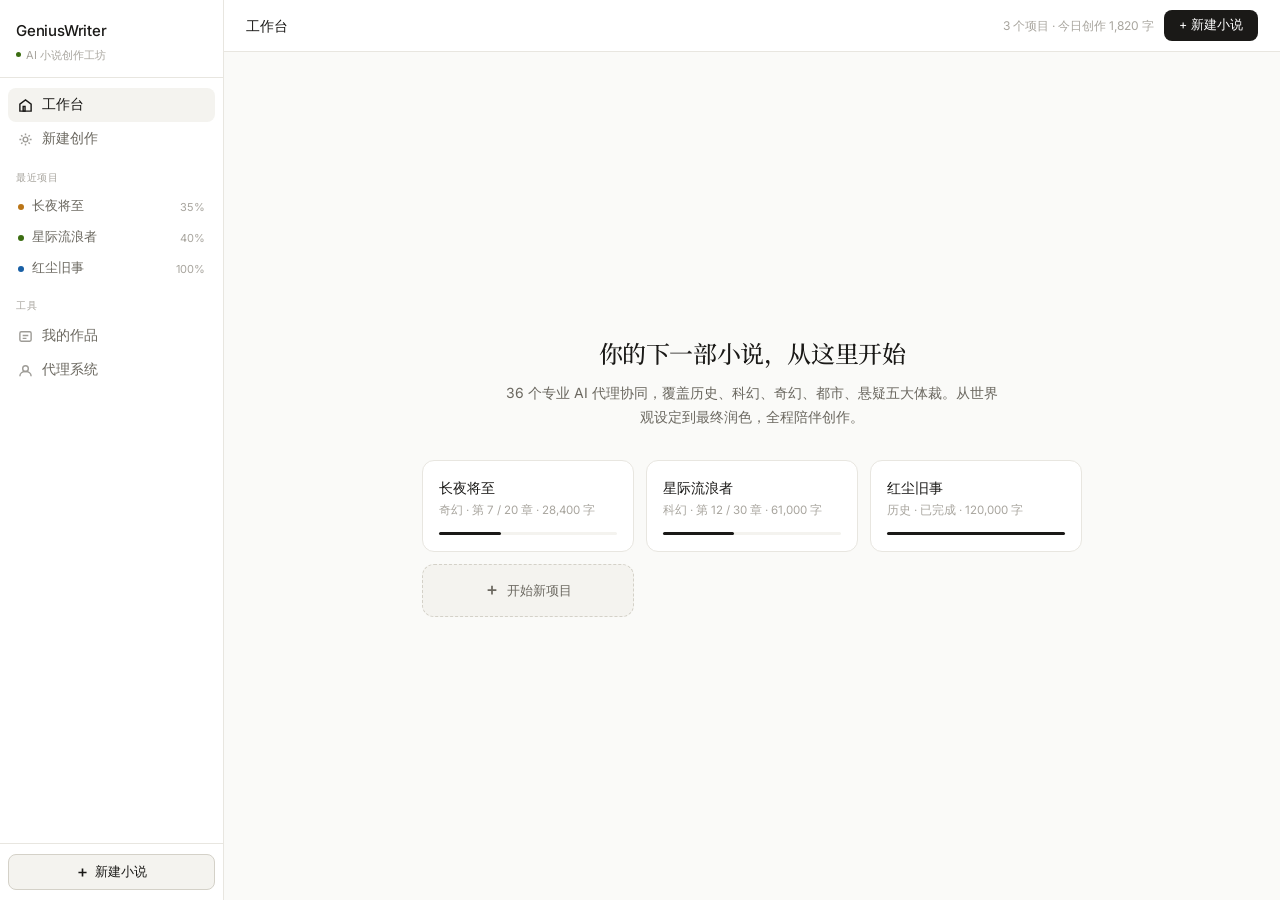
<file: templates/index.html>
<!DOCTYPE html>
<html lang="zh-CN">
<head>
<meta charset="UTF-8" />
<meta name="viewport" content="width=device-width, initial-scale=1.0" />
<title>GeniusWriter — AI 小说创作工坊</title>
<link rel="preconnect" href="https://fonts.googleapis.com" />
<link href="https://fonts.googleapis.com/css2?family=Noto+Serif+SC:wght@400;500&family=Inter:wght@400;500&display=swap" rel="stylesheet" />
<style>
:root {
  --bg: #FAFAF8;
  --surface: #FFFFFF;
  --surface2: #F4F3EF;
  --border: #E8E6E0;
  --border2: #D4D1C8;
  --text: #1A1917;
  --text2: #6B6860;
  --text3: #A8A59E;
  --accent: #1A1917;
  --acc-inv: #FFFFFF;
  --green-bg: #EAF3DE;
  --green-txt: #3B6D11;
  --amber-bg: #FAEEDA;
  --amber-txt: #854F0B;
  --blue-bg: #E6F1FB;
  --blue-txt: #185FA5;
  --r-sm: 6px; --r-md: 8px; --r-lg: 12px;
}
*, *::before, *::after { box-sizing: border-box; margin: 0; padding: 0; }
body {
  font-family: 'Inter', -apple-system, sans-serif;
  background: var(--bg); color: var(--text);
  font-size: 14px; line-height: 1.5;
  height: 100vh; overflow: hidden;
}
.app { display: flex; height: 100vh; }

/* SIDEBAR */
.sidebar {
  width: 224px; flex-shrink: 0;
  background: var(--surface);
  border-right: 1px solid var(--border);
  display: flex; flex-direction: column;
}
.sidebar-brand { padding: 20px 16px 14px; border-bottom: 1px solid var(--border); }
.brand-name { font-size: 15px; font-weight: 500; letter-spacing: -0.2px; }
.brand-tag {
  margin-top: 4px; font-size: 11px; color: var(--text3);
  display: flex; align-items: center; gap: 5px;
}
.brand-tag::before {
  content: ''; width: 5px; height: 5px; border-radius: 50%;
  background: var(--green-txt); display: inline-block;
}
.sidebar-nav { flex: 1; padding: 10px 8px; overflow-y: auto; }
.nav-sec {
  font-size: 10px; font-weight: 500; color: var(--text3);
  letter-spacing: 0.7px; text-transform: uppercase;
  padding: 14px 8px 6px;
}
.nav-btn {
  display: flex; align-items: center; gap: 9px;
  width: 100%; padding: 8px 10px;
  border-radius: var(--r-md); border: none; background: none;
  font-size: 13.5px; color: var(--text2); cursor: pointer;
  transition: background .1s, color .1s; text-align: left; font-family: inherit;
}
.nav-btn:hover { background: var(--surface2); color: var(--text); }
.nav-btn.active { background: var(--surface2); color: var(--text); font-weight: 500; }
.nav-btn svg { flex-shrink: 0; opacity: .65; }
.nav-btn.active svg { opacity: 1; }
.novel-btn {
  display: flex; align-items: center; gap: 8px;
  padding: 7px 10px; border-radius: var(--r-md);
  font-size: 12.5px; color: var(--text2); cursor: pointer;
  border: none; background: none; width: 100%; text-align: left;
  transition: background .1s; font-family: inherit;
}
.novel-btn:hover { background: var(--surface2); }
.ndot { width: 6px; height: 6px; border-radius: 50%; flex-shrink: 0; }
.dg { background: var(--green-txt); }
.da { background: #BA7517; }
.db { background: var(--blue-txt); }
.novel-btn-pct { font-size: 11px; color: var(--text3); margin-left: auto; }
.sidebar-footer { padding: 10px 8px; border-top: 1px solid var(--border); }
.new-btn {
  display: flex; align-items: center; justify-content: center; gap: 6px;
  width: 100%; padding: 8px;
  background: var(--surface2); border: 1px solid var(--border2);
  border-radius: var(--r-md); font-size: 13px; color: var(--text);
  cursor: pointer; transition: background .1s; font-family: inherit;
}
.new-btn:hover { background: var(--border); }

/* MAIN */
.main { flex: 1; display: flex; flex-direction: column; overflow: hidden; }
.topbar {
  height: 52px; min-height: 52px;
  background: var(--surface); border-bottom: 1px solid var(--border);
  display: flex; align-items: center; padding: 0 22px; gap: 10px;
}
.topbar-title { font-size: 14px; font-weight: 500; flex: 1; }
.topbar-meta { font-size: 12px; color: var(--text3); }
.tbtn {
  padding: 6px 14px; border-radius: var(--r-md);
  font-size: 12.5px; border: 1px solid var(--border2);
  background: none; cursor: pointer; color: var(--text2);
  transition: background .1s; font-family: inherit;
}
.tbtn:hover { background: var(--surface2); }
.tbtn.pri { background: var(--accent); color: var(--acc-inv); border-color: transparent; }
.tbtn.pri:hover { opacity: .86; }
.tag {
  display: inline-flex; align-items: center;
  padding: 3px 9px; border-radius: 999px; font-size: 11px;
  background: var(--surface2); color: var(--text2); border: 1px solid var(--border);
}

/* SCREENS */
.screen { display: none; flex: 1; overflow: hidden; }
.screen.active { display: flex; }

/* HOME */
.home-wrap {
  flex: 1; display: flex; flex-direction: column;
  align-items: center; justify-content: center;
  padding: 40px; gap: 32px;
}
.home-h {
  font-size: 24px; font-weight: 500; letter-spacing: -0.4px;
  margin-bottom: 10px; font-family: 'Noto Serif SC', serif;
}
.home-sub { font-size: 14px; color: var(--text2); line-height: 1.7; max-width: 500px; }
.cards-grid {
  display: grid; grid-template-columns: repeat(auto-fill, minmax(190px, 1fr));
  gap: 12px; width: 100%; max-width: 660px;
}
.nc {
  background: var(--surface); border: 1px solid var(--border);
  border-radius: var(--r-lg); padding: 16px; cursor: pointer;
  transition: border-color .15s;
}
.nc:hover { border-color: var(--border2); }
.nc-title { font-size: 14px; font-weight: 500; margin-bottom: 4px; }
.nc-meta { font-size: 11.5px; color: var(--text3); }
.nc-bar { margin-top: 12px; height: 3px; background: var(--surface2); border-radius: 2px; }
.nc-fill { height: 100%; border-radius: 2px; background: var(--accent); }
.add-card {
  background: var(--surface2); border: 1px dashed var(--border2);
  border-radius: var(--r-lg); padding: 16px;
  display: flex; align-items: center; justify-content: center;
  gap: 8px; color: var(--text2); font-size: 13px; cursor: pointer;
  transition: all .12s;
}
.add-card:hover { border-color: var(--text3); color: var(--text); }

/* CONFIG */
.config-wrap { flex: 1; display: flex; overflow: hidden; }
.wizard-panel {
  width: 320px; min-width: 320px;
  background: var(--surface); border-right: 1px solid var(--border);
  overflow-y: auto; padding: 22px 18px;
  display: flex; flex-direction: column;
}
.step-track { display: flex; align-items: center; margin-bottom: 6px; }
.sdot {
  width: 24px; height: 24px; border-radius: 50%;
  display: flex; align-items: center; justify-content: center;
  font-size: 11px; font-weight: 500; flex-shrink: 0; cursor: pointer;
  transition: all .15s;
}
.sdot.done { background: var(--accent); color: var(--acc-inv); }
.sdot.active { background: var(--surface2); border: 2px solid var(--accent); color: var(--accent); }
.sdot.idle { background: var(--surface2); border: 1px solid var(--border2); color: var(--text3); }
.sline { flex: 1; height: 1px; background: var(--border); }
.sline.done { background: var(--accent); }
.step-sublabels {
  display: flex; justify-content: space-between;
  font-size: 10px; color: var(--text3); margin-bottom: 22px;
}
.ssl { width: 24px; text-align: center; }
.ssl.active { color: var(--text); font-weight: 500; }
.fg { margin-bottom: 16px; }
.flabel { display: block; font-size: 12px; font-weight: 500; color: var(--text2); margin-bottom: 6px; }
.fi {
  width: 100%; padding: 8px 10px; font-size: 13px;
  border: 1px solid var(--border2); border-radius: var(--r-md);
  background: var(--surface); color: var(--text); outline: none; font-family: inherit;
}
.fi:focus { border-color: var(--text3); }
.fta {
  width: 100%; padding: 9px 10px; font-size: 13px;
  border: 1px solid var(--border2); border-radius: var(--r-md);
  background: var(--surface); color: var(--text);
  resize: vertical; min-height: 80px; font-family: inherit; outline: none; line-height: 1.6;
}
.fta:focus { border-color: var(--text3); }
.gg { display: grid; grid-template-columns: repeat(3, 1fr); gap: 6px; }
.gchip {
  padding: 7px 4px; text-align: center; font-size: 12px;
  border: 1px solid var(--border2); border-radius: var(--r-md);
  cursor: pointer; color: var(--text2); background: none;
  transition: all .1s; font-family: inherit;
}
.gchip:hover { border-color: var(--text3); color: var(--text); }
.gchip.sel { background: var(--accent); color: var(--acc-inv); border-color: transparent; }
.sopts { display: flex; flex-direction: column; gap: 6px; }
.sopt {
  padding: 9px 12px; text-align: left; font-size: 12.5px;
  border: 1px solid var(--border2); border-radius: var(--r-md);
  cursor: pointer; color: var(--text2); background: none;
  transition: all .1s; width: 100%; font-family: inherit;
}
.sopt:hover { border-color: var(--text3); }
.sopt.sel { border: 2px solid var(--accent); color: var(--text); background: var(--surface2); }
.sopt-main { font-weight: 500; font-size: 13px; }
.sopt-sub { font-size: 11px; color: var(--text3); margin-top: 2px; }
.range-row { display: flex; align-items: center; gap: 10px; }
.range-row input[type=range] { flex: 1; }
.rv { font-size: 13px; font-weight: 500; min-width: 44px; text-align: right; }
.pbox { background: var(--surface2); border-radius: var(--r-md); padding: 12px 14px; margin-top: 4px; }
.pbox-num { font-size: 22px; font-weight: 500; }
.pbox-lbl { font-size: 11px; color: var(--text3); margin-top: 2px; }
.mopts { display: flex; flex-direction: column; gap: 7px; }
.mopt {
  display: flex; align-items: center; justify-content: space-between;
  padding: 10px 12px; border-radius: var(--r-md);
  border: 1px solid var(--border2); cursor: pointer;
  background: none; width: 100%; text-align: left; font-family: inherit;
  transition: border-color .1s;
}
.mopt:hover { border-color: var(--text3); }
.mopt.sel { border: 2px solid var(--accent); background: var(--surface2); }
.mopt-name { font-size: 13px; font-weight: 500; }
.mopt-desc { font-size: 11px; color: var(--text3); margin-top: 2px; }
.mopt-badge { padding: 2px 8px; border-radius: 999px; font-size: 10px; background: var(--blue-bg); color: var(--blue-txt); }
.wfooter { margin-top: auto; padding-top: 16px; border-top: 1px solid var(--border); display: flex; gap: 8px; }
.wbtn { flex: 1; padding: 10px; font-size: 13px; border-radius: var(--r-md); cursor: pointer; font-family: inherit; }
.wbtn.sec { border: 1px solid var(--border2); background: none; color: var(--text2); }
.wbtn.sec:hover { background: var(--surface2); }
.wbtn.pri { background: var(--accent); color: var(--acc-inv); border: none; }
.wbtn.pri:hover { opacity: .86; }
.config-preview { flex: 1; overflow-y: auto; padding: 22px; display: flex; flex-direction: column; gap: 14px; }

/* CARDS & SHARED */
.card { background: var(--surface); border: 1px solid var(--border); border-radius: var(--r-lg); }
.card-header {
  padding: 13px 16px; border-bottom: 1px solid var(--border);
  display: flex; align-items: center; gap: 10px;
}
.card-title { font-size: 13.5px; font-weight: 500; flex: 1; }
.ch-row {
  display: flex; align-items: center; gap: 10px;
  padding: 10px 16px; border-bottom: 1px solid var(--border);
  cursor: pointer; transition: background .1s;
}
.ch-row:last-child { border-bottom: none; }
.ch-row:hover { background: var(--surface2); }
.ch-row.active { background: var(--surface2); }
.ch-num { font-size: 11px; color: var(--text3); font-weight: 500; min-width: 22px; }
.ch-info { flex: 1; }
.ch-name { font-size: 13px; }
.ch-sum { font-size: 11px; color: var(--text3); margin-top: 2px; }
.chs { font-size: 10px; padding: 3px 8px; border-radius: 999px; font-weight: 500; white-space: nowrap; }
.cs-done { background: var(--green-bg); color: var(--green-txt); }
.cs-writing { background: var(--amber-bg); color: var(--amber-txt); }
.cs-todo { background: var(--surface2); color: var(--text3); border: 1px solid var(--border); }
.prog { background: var(--surface); border: 1px solid var(--border); border-radius: var(--r-lg); padding: 16px; }
.prog-header { display: flex; justify-content: space-between; align-items: center; margin-bottom: 10px; }
.prog-title { font-size: 13px; font-weight: 500; }
.prog-pct { font-size: 13px; color: var(--text2); }
.prog-track { height: 4px; background: var(--surface2); border-radius: 2px; overflow: hidden; }
.prog-fill { height: 100%; border-radius: 2px; background: var(--accent); transition: width .5s ease; }
.prog-stats { display: flex; gap: 24px; margin-top: 12px; }
.ps-val { font-size: 18px; font-weight: 500; }
.ps-lbl { font-size: 11px; color: var(--text3); margin-top: 1px; }
.agents-strip {
  background: var(--surface); border: 1px solid var(--border);
  border-radius: var(--r-lg); padding: 12px 16px;
  display: flex; align-items: center; gap: 12px;
}
.agents-lbl { font-size: 11.5px; color: var(--text3); white-space: nowrap; }
.chips { display: flex; flex-wrap: wrap; gap: 6px; }
.chip {
  display: flex; align-items: center; gap: 5px;
  padding: 4px 10px; border-radius: 999px; font-size: 11px;
  border: 1px solid var(--border); color: var(--text2);
}
.chip.on { background: var(--green-bg); color: var(--green-txt); border-color: #97C459; }
.chipdot { width: 5px; height: 5px; border-radius: 50%; background: currentColor; animation: blink 1.4s infinite; }
@keyframes blink { 0%,100%{opacity:1} 50%{opacity:.2} }

/* WRITING */
.writing-wrap { flex: 1; display: flex; overflow: hidden; }
.ch-list {
  width: 250px; min-width: 250px;
  background: var(--surface); border-right: 1px solid var(--border);
  display: flex; flex-direction: column; overflow: hidden;
}
.ch-list-hdr { padding: 12px 14px; border-bottom: 1px solid var(--border); font-size: 12px; font-weight: 500; color: var(--text2); }
.ch-list-body { flex: 1; overflow-y: auto; }
.ch-list-ftr { padding: 10px; border-top: 1px solid var(--border); }
.workspace { flex: 1; overflow-y: auto; padding: 20px; display: flex; flex-direction: column; gap: 14px; }
.chv { background: var(--surface); border: 1px solid var(--border); border-radius: var(--r-lg); overflow: hidden; }
.chv-hdr { padding: 14px 18px; border-bottom: 1px solid var(--border); display: flex; align-items: flex-start; gap: 12px; }
.chv-title { font-size: 15px; font-weight: 500; font-family: 'Noto Serif SC', serif; flex: 1; }
.chv-meta { font-size: 11px; color: var(--text3); margin-top: 4px; }
.chv-body { padding: 20px 22px; font-size: 14px; color: var(--text2); line-height: 2; min-height: 200px; font-family: 'Noto Serif SC', Georgia, serif; }
.chv-ph { font-size: 13px; color: var(--text3); font-style: italic; font-family: 'Inter', sans-serif; }

/* RIGHT PANEL */
.rp {
  width: 330px; min-width: 330px;
  background: var(--surface); border-left: 1px solid var(--border);
  display: flex; flex-direction: column; overflow: hidden;
}
.rtabs { display: flex; border-bottom: 1px solid var(--border); padding: 0 14px; }
.rtab {
  font-size: 12px; padding: 11px 14px;
  border-bottom: 2px solid transparent; cursor: pointer; color: var(--text3);
  background: none; border-left: none; border-right: none; border-top: none;
  transition: color .1s; font-family: inherit;
}
.rtab.active { color: var(--text); border-bottom-color: var(--accent); }
.rtab:hover:not(.active) { color: var(--text2); }
.rp-body { flex: 1; overflow-y: auto; padding: 16px; display: flex; flex-direction: column; gap: 14px; }
.tp { display: none; flex-direction: column; gap: 14px; }
.tp.active { display: flex; }
.rlbl { font-size: 11px; color: var(--text3); margin-bottom: 5px; }
.rtext { font-size: 13px; color: var(--text2); line-height: 1.6; }
.rdiv { height: 1px; background: var(--border); }
.gen-btn {
  width: 100%; padding: 11px;
  background: var(--accent); color: var(--acc-inv);
  border: none; border-radius: var(--r-md);
  font-size: 13.5px; font-weight: 500; cursor: pointer;
  display: flex; align-items: center; justify-content: center; gap: 8px;
  font-family: inherit; transition: opacity .12s;
}
.gen-btn:hover { opacity: .86; }
.gen-btn:disabled { opacity: .4; cursor: not-allowed; }
.mr { display: flex; align-items: center; gap: 8px; }
.mr label { font-size: 12px; color: var(--text2); flex: 1; }
.mr input[type=range] { flex: 1; }
.mrv { font-size: 12px; font-weight: 500; min-width: 34px; text-align: right; }
.char-card { padding: 11px 12px; border: 1px solid var(--border); border-radius: var(--r-md); }
.char-name { font-size: 13px; font-weight: 500; }
.char-role { font-size: 11px; color: var(--text3); margin-top: 2px; }
.char-desc { font-size: 12px; color: var(--text2); margin-top: 7px; line-height: 1.5; }
.log-wrap { border-top: 1px solid var(--border); max-height: 170px; overflow-y: auto; padding: 10px 14px; }
.log-hdr { font-size: 11px; font-weight: 500; color: var(--text3); margin-bottom: 7px; }
.lentry {
  font-size: 11px; color: var(--text2); padding: 4px 0;
  display: flex; gap: 8px; align-items: baseline;
  border-bottom: 1px solid var(--border); line-height: 1.4;
}
.lentry:last-child { border-bottom: none; }
.lt { color: var(--text3); flex-shrink: 0; }
.la { color: var(--blue-txt); }
.chkrow { display: flex; align-items: center; gap: 8px; font-size: 12.5px; color: var(--text2); cursor: pointer; }
.chkrow input { width: 14px; height: 14px; }
@keyframes spin { to { transform: rotate(360deg); } }
.spinner {
  width: 13px; height: 13px; border-radius: 50%;
  border: 2px solid transparent; border-top-color: currentColor;
  animation: spin .75s linear infinite;
}
</style>
</head>
<body>
<div class="app" id="app">

  <!-- SIDEBAR -->
  <div class="sidebar">
    <div class="sidebar-brand">
      <div class="brand-name">GeniusWriter</div>
      <div class="brand-tag">AI 小说创作工坊</div>
    </div>
    <div class="sidebar-nav">
      <button class="nav-btn active" onclick="go('home')">
        <svg width="15" height="15" viewBox="0 0 16 16" fill="none" stroke="currentColor" stroke-width="1.5">
          <path d="M2 6.5L8 2l6 4.5V14H2V6.5z"/><rect x="5.5" y="9" width="2" height="5"/>
        </svg>工作台
      </button>
      <button class="nav-btn" onclick="go('config')">
        <svg width="15" height="15" viewBox="0 0 16 16" fill="none" stroke="currentColor" stroke-width="1.5">
          <circle cx="8" cy="8" r="2.5"/><path d="M8 1.5v2M8 12.5v2M1.5 8h2M12.5 8h2M3.4 3.4l1.4 1.4M11.2 11.2l1.4 1.4M3.4 12.6l1.4-1.4M11.2 4.8l1.4-1.4"/>
        </svg>新建创作
      </button>
      <div class="nav-sec">最近项目</div>
      <button class="novel-btn" onclick="go('writing')">
        <div class="ndot da"></div>长夜将至<span class="novel-btn-pct">35%</span>
      </button>
      <button class="novel-btn">
        <div class="ndot dg"></div>星际流浪者<span class="novel-btn-pct">40%</span>
      </button>
      <button class="novel-btn">
        <div class="ndot db"></div>红尘旧事<span class="novel-btn-pct">100%</span>
      </button>
      <div class="nav-sec">工具</div>
      <button class="nav-btn">
        <svg width="15" height="15" viewBox="0 0 16 16" fill="none" stroke="currentColor" stroke-width="1.5">
          <rect x="2" y="3" width="12" height="10" rx="1.5"/><path d="M5 7h6M5 10h4"/>
        </svg>我的作品
      </button>
      <button class="nav-btn">
        <svg width="15" height="15" viewBox="0 0 16 16" fill="none" stroke="currentColor" stroke-width="1.5">
          <circle cx="8" cy="6" r="3"/><path d="M2 14c0-3 2.7-5 6-5s6 2 6 5"/>
        </svg>代理系统
      </button>
    </div>
    <div class="sidebar-footer">
      <button class="new-btn" onclick="go('config')">
        <svg width="13" height="13" viewBox="0 0 16 16" fill="none" stroke="currentColor" stroke-width="2"><path d="M8 3v10M3 8h10"/></svg>
        新建小说
      </button>
    </div>
  </div>

  <!-- MAIN -->
  <div class="main">

    <!-- HOME SCREEN -->
    <div class="screen active" id="sc-home" style="flex-direction:column;">
      <div class="topbar">
        <div class="topbar-title">工作台</div>
        <div class="topbar-meta">3 个项目 · 今日创作 1,820 字</div>
        <button class="tbtn pri" onclick="go('config')">+ 新建小说</button>
      </div>
      <div class="home-wrap">
        <div style="text-align:center;max-width:520px">
          <div class="home-h">你的下一部小说，从这里开始</div>
          <div class="home-sub">36 个专业 AI 代理协同，覆盖历史、科幻、奇幻、都市、悬疑五大体裁。从世界观设定到最终润色，全程陪伴创作。</div>
        </div>
        <div class="cards-grid">
          <div class="nc" onclick="go('writing')">
            <div class="nc-title">长夜将至</div>
            <div class="nc-meta">奇幻 · 第 7 / 20 章 · 28,400 字</div>
            <div class="nc-bar"><div class="nc-fill" style="width:35%"></div></div>
          </div>
          <div class="nc">
            <div class="nc-title">星际流浪者</div>
            <div class="nc-meta">科幻 · 第 12 / 30 章 · 61,000 字</div>
            <div class="nc-bar"><div class="nc-fill" style="width:40%"></div></div>
          </div>
          <div class="nc">
            <div class="nc-title">红尘旧事</div>
            <div class="nc-meta">历史 · 已完成 · 120,000 字</div>
            <div class="nc-bar"><div class="nc-fill" style="width:100%"></div></div>
          </div>
          <div class="add-card" onclick="go('config')">
            <svg width="14" height="14" viewBox="0 0 16 16" fill="none" stroke="currentColor" stroke-width="2"><path d="M8 3v10M3 8h10"/></svg>
            开始新项目
          </div>
        </div>
      </div>
    </div>

    <!-- CONFIG SCREEN -->
    <div class="screen" id="sc-config" style="flex-direction:column;">
      <div class="topbar">
        <button class="tbtn" onclick="go('home')">← 返回</button>
        <div class="topbar-title">新建小说</div>
        <div class="topbar-meta" id="step-top">步骤 1 / 4 · 基本信息</div>
      </div>
      <div class="config-wrap">
        <div class="wizard-panel">
          <div class="step-track">
            <div class="sdot done" id="sd1">1</div><div class="sline" id="sl1"></div>
            <div class="sdot idle" id="sd2">2</div><div class="sline" id="sl2"></div>
            <div class="sdot idle" id="sd3">3</div><div class="sline" id="sl3"></div>
            <div class="sdot idle" id="sd4">4</div>
          </div>
          <div class="step-sublabels">
            <span class="ssl active" id="ssl1">基本</span>
            <span class="ssl" id="ssl2">体裁</span>
            <span class="ssl" id="ssl3">结构</span>
            <span class="ssl" id="ssl4">模型</span>
          </div>

          <div id="step1">
            <div class="fg"><label class="flabel">小说标题</label><input class="fi" placeholder="给你的故事起个名字…" id="inp-title" oninput="updPrev()" /></div>
            <div class="fg"><label class="flabel">作者</label><input class="fi" placeholder="笔名或真名" value="匿名" /></div>
            <div class="fg"><label class="flabel">故事简介</label><textarea class="fta" placeholder="主角是谁？面临什么困境？故事走向大致如何…"></textarea></div>
            <div class="fg"><label class="flabel">核心主题（可选）</label><input class="fi" placeholder="例如：权力、救赎、成长…" /></div>
          </div>

          <div id="step2" style="display:none">
            <div class="fg">
              <label class="flabel">选择体裁</label>
              <div class="gg">
                <button class="gchip sel" onclick="selG(this)">奇幻</button>
                <button class="gchip" onclick="selG(this)">历史</button>
                <button class="gchip" onclick="selG(this)">科幻</button>
                <button class="gchip" onclick="selG(this)">都市</button>
                <button class="gchip" onclick="selG(this)">悬疑</button>
                <button class="gchip" onclick="selG(this)">武侠</button>
                <button class="gchip" onclick="selG(this)">言情</button>
                <button class="gchip" onclick="selG(this)">玄幻</button>
                <button class="gchip" onclick="selG(this)">军事</button>
              </div>
            </div>
            <div class="fg" style="margin-top:18px">
              <label class="flabel">写作风格</label>
              <div class="sopts">
                <button class="sopt sel" onclick="selS(this)"><div class="sopt-main">网络文学</div><div class="sopt-sub">节奏快，情节紧凑，强调爽点</div></button>
                <button class="sopt" onclick="selS(this)"><div class="sopt-main">文学性</div><div class="sopt-sub">注重语言质感与人物内心</div></button>
                <button class="sopt" onclick="selS(this)"><div class="sopt-main">通俗性</div><div class="sopt-sub">故事性强，易读易懂</div></button>
              </div>
            </div>
          </div>

          <div id="step3" style="display:none">
            <div class="fg">
              <label class="flabel">章节数量</label>
              <div class="range-row">
                <input type="range" min="5" max="100" value="20" id="rng-ch" oninput="document.getElementById('v-ch').textContent=this.value+'章';calcTotal();" />
                <span class="rv" id="v-ch">20 章</span>
              </div>
            </div>
            <div class="fg">
              <label class="flabel">每章字数目标</label>
              <div class="range-row">
                <input type="range" min="1000" max="8000" step="500" value="3000" id="rng-wpc" oninput="document.getElementById('v-wpc').textContent=(this.value/1000).toFixed(1)+'k 字';calcTotal();" />
                <span class="rv" id="v-wpc">3.0k 字</span>
              </div>
            </div>
            <div class="pbox"><div class="pbox-num" id="total-p">60,000 字</div><div class="pbox-lbl">预计总字数 · 中篇小说体量</div></div>
            <div class="fg" style="margin-top:18px">
              <label class="flabel">启用的代理层级</label>
              <div style="display:flex;flex-direction:column;gap:8px;margin-top:4px">
                <label class="chkrow"><input type="checkbox" checked /> 总监层（创意总监、文学总监）</label>
                <label class="chkrow"><input type="checkbox" checked /> 部门主管（情节、人物、世界观）</label>
                <label class="chkrow"><input type="checkbox" checked /> 专家层（体裁专家、对话、场景等）</label>
              </div>
            </div>
          </div>

          <div id="step4" style="display:none">
            <div class="fg">
              <label class="flabel">选择 AI 模型</label>
              <div class="mopts">
                <button class="mopt sel" onclick="selM(this)">
                  <div><div class="mopt-name">DeepSeek</div><div class="mopt-desc">中文创作首选，性价比最高</div></div>
                  <span class="mopt-badge">推荐</span>
                </button>
                <button class="mopt" onclick="selM(this)">
                  <div><div class="mopt-name">GPT-4o</div><div class="mopt-desc">综合能力强，创意表达出色</div></div>
                </button>
                <button class="mopt" onclick="selM(this)">
                  <div><div class="mopt-name">Claude</div><div class="mopt-desc">长文本、逻辑严谨，适合严肃文学</div></div>
                </button>
              </div>
            </div>
            <div class="fg">
              <label class="flabel">创造力（Temperature）</label>
              <div class="range-row">
                <input type="range" min="1" max="10" value="7" oninput="this.nextElementSibling.textContent=(this.value/10).toFixed(1)" />
                <span class="rv">0.7</span>
              </div>
              <div style="display:flex;justify-content:space-between;font-size:10px;color:var(--text3);margin-top:5px"><span>保守稳定</span><span>创意发散</span></div>
            </div>
            <div class="fg"><label class="flabel">API 密钥（可选）</label><input class="fi" type="password" placeholder="sk-… 留空使用环境变量" /></div>
          </div>

          <div class="wfooter">
            <button class="wbtn sec" id="btn-prev" onclick="sNav(-1)" style="display:none">← 上一步</button>
            <button class="wbtn pri" id="btn-next" onclick="sNav(1)">下一步 →</button>
          </div>
        </div>

        <div class="config-preview">
          <div class="prog" id="prev-meta">
            <div style="font-size:15px;font-weight:500;margin-bottom:8px;font-family:'Noto Serif SC',serif" id="prev-title">未命名小说</div>
            <div style="display:flex;flex-wrap:wrap;gap:6px" id="prev-tags">
              <span class="tag">奇幻</span><span class="tag">网络文学</span><span class="tag">20 章</span><span class="tag">60,000 字</span><span class="tag">DeepSeek</span>
            </div>
          </div>
          <div class="card">
            <div class="card-header"><div class="card-title">自动生成的章节大纲预览</div><span class="tag" style="font-size:10px">AI 预生成</span></div>
            <div>
              <div class="ch-row"><div class="ch-num">01</div><div class="ch-info"><div class="ch-name">开端 — 世界与主角登场</div><div class="ch-sum">建立世界观，引入核心矛盾，定下基调</div></div><div class="chs cs-todo">待创作</div></div>
              <div class="ch-row"><div class="ch-num">02</div><div class="ch-info"><div class="ch-name">第一道门 — 跨越边界</div><div class="ch-sum">主角踏出舒适区，故事正式展开</div></div><div class="chs cs-todo">待创作</div></div>
              <div class="ch-row" style="opacity:.4"><div class="ch-num">…</div><div class="ch-info"><div class="ch-name">更多章节在创建后自动生成</div></div></div>
            </div>
          </div>
          <div class="agents-strip">
            <div class="agents-lbl">将调用的代理</div>
            <div class="chips">
              <div class="chip">创意总监</div><div class="chip">情节设计师</div><div class="chip">世界观设计师</div><div class="chip">奇幻专家</div>
            </div>
          </div>
        </div>
      </div>
    </div>

    <!-- WRITING SCREEN -->
    <div class="screen" id="sc-writing" style="flex-direction:column;">
      <div class="topbar">
        <button class="tbtn" onclick="go('home')">← 返回</button>
        <div class="topbar-title">长夜将至</div>
        <span class="tag">奇幻 · DeepSeek</span>
        <div style="flex:1"></div>
        <button class="tbtn">导出</button>
        <button class="tbtn pri" onclick="startGen()">生成当前章节</button>
      </div>
      <div class="writing-wrap">
        <div class="ch-list">
          <div class="ch-list-hdr">章节列表</div>
          <div class="ch-list-body">
            <div class="ch-row" onclick="selCh(this,1,'开端','3,280 字',true)"><div class="ch-num">01</div><div class="ch-info"><div class="ch-name">开端</div></div><div class="chs cs-done">已完成</div></div>
            <div class="ch-row" onclick="selCh(this,2,'初遇','3,100 字',true)"><div class="ch-num">02</div><div class="ch-info"><div class="ch-name">初遇</div></div><div class="chs cs-done">已完成</div></div>
            <div class="ch-row active" onclick="selCh(this,3,'暗流','1,240 / 3,000 字',false)"><div class="ch-num">03</div><div class="ch-info"><div class="ch-name">暗流</div></div><div class="chs cs-writing">创作中</div></div>
            <div class="ch-row" onclick="selCh(this,4,'入局','— / 3,000 字',false)"><div class="ch-num">04</div><div class="ch-info"><div class="ch-name">入局</div></div><div class="chs cs-todo">待创作</div></div>
            <div class="ch-row" onclick="selCh(this,5,'背叛','— / 3,000 字',false)"><div class="ch-num">05</div><div class="ch-info"><div class="ch-name">背叛</div></div><div class="chs cs-todo">待创作</div></div>
            <div class="ch-row" style="opacity:.5"><div class="ch-num">06</div><div class="ch-info"><div class="ch-name">转机</div></div><div class="chs cs-todo">待创作</div></div>
            <div class="ch-row" style="opacity:.35"><div class="ch-num">07</div><div class="ch-info"><div class="ch-name">决战</div></div><div class="chs cs-todo">待创作</div></div>
          </div>
          <div class="ch-list-ftr">
            <div class="prog" style="padding:12px">
              <div class="prog-header"><div class="prog-title" style="font-size:12px">总进度</div><div class="prog-pct" style="font-size:12px">35%</div></div>
              <div class="prog-track"><div class="prog-fill" style="width:35%"></div></div>
              <div class="prog-stats" style="margin-top:10px;gap:16px">
                <div><div class="ps-val" style="font-size:15px">28,400</div><div class="ps-lbl">总字数</div></div>
                <div><div class="ps-val" style="font-size:15px">7/20</div><div class="ps-lbl">章节完成</div></div>
              </div>
            </div>
          </div>
        </div>

        <div class="workspace">
          <div class="agents-strip">
            <div class="agents-lbl">代理状态</div>
            <div class="chips" id="a-chips">
              <div class="chip on"><div class="chipdot"></div>情节设计师</div>
              <div class="chip on"><div class="chipdot"></div>奇幻专家</div>
              <div class="chip">对话专家</div>
              <div class="chip">场景专家</div>
              <div class="chip">文笔编辑</div>
            </div>
          </div>
          <div class="chv">
            <div class="chv-hdr">
              <div>
                <div class="chv-title" id="chv-title">第 3 章 · 暗流</div>
                <div class="chv-meta" id="chv-meta">目标字数 3,000 · 已生成 1,240 字</div>
              </div>
              <div><span class="chs cs-writing" id="chv-status">创作中</span></div>
            </div>
            <div class="chv-body" id="chv-body">
              城中的第七口枯井让江凌起了疑心。<br><br>
              那口井已经干涸了五年，街坊邻里早就习惯了绕路走，可今天清晨，一个卖豆腐的老汉却在井边发现了一滩猩红——不是血，是某种更黏稠、更深沉的东西，带着一丝隐约的腥甜气。<br><br>
              他蹲下身，用拇指蹭了一点，凑到鼻尖。手臂上的铜环瞬间发热，像是有什么东西被触动了。<br><br>
              <span class="chv-ph">— AI 正在续写中 —</span>
            </div>
          </div>
          <div class="prog">
            <div class="prog-header"><div class="prog-title">本章进度</div><div class="prog-pct" id="chpct">41%</div></div>
            <div class="prog-track"><div class="prog-fill" id="chfill" style="width:41%"></div></div>
          </div>
        </div>

        <div class="rp">
          <div class="rtabs">
            <button class="rtab active" onclick="switchT(this,'tp-gen')">生成设置</button>
            <button class="rtab" onclick="switchT(this,'tp-outline')">章节大纲</button>
            <button class="rtab" onclick="switchT(this,'tp-char')">人物档案</button>
          </div>
          <div class="rp-body">
            <div class="tp active" id="tp-gen">
              <div><div class="rlbl">当前章节概要</div><div class="rtext" id="ch-sum-text">城中接连发生怪事，江凌开始调查，却发现幕后势力比想象中庞大。</div></div>
              <div class="rdiv"></div>
              <div><div class="rlbl">创作指引（可选）</div><textarea class="fta" style="background:var(--surface2)" placeholder="对本章有特别要求吗？比如"多一些环境描写""结尾设置悬念"…"></textarea></div>
              <div style="display:flex;flex-direction:column;gap:10px">
                <div class="mr"><label>创造力</label><input type="range" min="1" max="10" value="7" oninput="this.nextElementSibling.textContent=(this.value/10).toFixed(1)" /><div class="mrv">0.7</div></div>
                <div class="mr"><label>目标字数</label><input type="range" min="1000" max="8000" step="500" value="3000" oninput="this.nextElementSibling.textContent=(this.value/1000).toFixed(1)+'k'" /><div class="mrv">3.0k</div></div>
              </div>
              <button class="gen-btn" id="gen-btn" onclick="startGen()">
                <span id="gen-icon"><svg width="14" height="14" viewBox="0 0 16 16" fill="none" stroke="currentColor" stroke-width="2"><path d="M8 2l2 4h4l-3.3 2.4 1.3 4L8 10.2 4 12.4l1.3-4L2 6h4z"/></svg></span>
                <span id="gen-text">开始生成本章</span>
              </button>
              <div style="display:flex;gap:8px">
                <button class="tbtn" style="flex:1;font-size:12px;padding:7px">重新生成</button>
                <button class="tbtn" style="flex:1;font-size:12px;padding:7px">续写</button>
              </div>
            </div>
            <div class="tp" id="tp-outline">
              <div><div class="rlbl">第 3 章大纲</div><textarea class="fta" style="min-height:220px">城中第七口枯井出现异常，引发江凌注意。

调查过程中发现规律——每隔三天、子时前后，城东某固定区域出现能量波动。

追踪至废弃织布坊，与守卫冲突。

章节末尾：发现"夜祭"符文，与传说中的黑暗组织相关联。</textarea></div>
              <button class="gen-btn" style="background:var(--surface2);color:var(--text);border:1px solid var(--border2)">依据大纲重新生成</button>
            </div>
            <div class="tp" id="tp-char">
              <div class="char-card"><div class="char-name">江凌</div><div class="char-role">主角 · 前朝锦衣卫遗孤</div><div class="char-desc">沉稳内敛，善于观察。手腕上的神秘铜环是核心能力来源，感知邪气。</div></div>
              <div class="char-card"><div class="char-name">云霓</div><div class="char-role">重要配角 · 流云阁刺客</div><div class="char-desc">表面狡黠，内心孤独。掌握城中各方势力情报，行事目的不明。</div></div>
              <div class="char-card" style="opacity:.55"><div class="char-name">老槐</div><div class="char-role">次要角色 · 城中当铺掌柜</div><div class="char-desc">消息灵通，与地下势力有所往来。</div></div>
              <button class="tbtn" style="font-size:12px;width:100%">+ 添加人物</button>
            </div>
          </div>
          <div class="log-wrap">
            <div class="log-hdr">代理活动日志</div>
            <div id="log-body">
              <div class="lentry"><span class="lt">14:03</span><span><span class="la">情节设计师</span> 分析第 3 章剧情节点，生成叙事骨架</span></div>
              <div class="lentry"><span class="lt">14:04</span><span><span class="la">奇幻专家</span> 检验世界观一致性（铜环能力边界）</span></div>
              <div class="lentry"><span class="lt">14:05</span><span><span class="la">文笔编辑</span> 润色开头段落，提升节奏感</span></div>
            </div>
          </div>
        </div>
      </div>
    </div>

  </div>
</div>

<script>
function go(name) {
  document.querySelectorAll('.screen').forEach(s => s.classList.remove('active'));
  document.getElementById('sc-' + name).classList.add('active');
  document.querySelectorAll('.nav-btn').forEach((b, i) => b.classList.toggle('active', (name === 'home' && i === 0) || (name === 'config' && i === 1)));
  if (name === 'config') { curStep = 1; renderStep(); }
}

let curStep = 1;
const sNames = ['基本信息','选择体裁','章节结构','AI 模型'];
function renderStep() {
  for (let i = 1; i <= 4; i++) {
    const s = document.getElementById('step' + i);
    if (s) s.style.display = i === curStep ? 'block' : 'none';
    const d = document.getElementById('sd' + i);
    if (d) { d.className = 'sdot ' + (i < curStep ? 'done' : i === curStep ? 'active' : 'idle'); d.textContent = i < curStep ? '✓' : i; }
    const l = document.getElementById('sl' + i);
    if (l) l.className = 'sline ' + (i < curStep ? 'done' : '');
    const lb = document.getElementById('ssl' + i);
    if (lb) lb.className = 'ssl ' + (i === curStep ? 'active' : '');
  }
  document.getElementById('step-top').textContent = `步骤 ${curStep} / 4 · ${sNames[curStep - 1]}`;
  document.getElementById('btn-prev').style.display = curStep > 1 ? 'block' : 'none';
  document.getElementById('btn-next').textContent = curStep < 4 ? '下一步 →' : '✦ 开始创作';
}
function sNav(d) {
  const n = curStep + d;
  if (n < 1) return;
  if (n > 4) { go('writing'); return; }
  curStep = n; renderStep();
}
function selG(b) { b.closest('.gg').querySelectorAll('.gchip').forEach(c => c.classList.remove('sel')); b.classList.add('sel'); }
function selS(b) { b.closest('.sopts').querySelectorAll('.sopt').forEach(c => c.classList.remove('sel')); b.classList.add('sel'); }
function selM(b) { document.querySelectorAll('.mopt').forEach(c => c.classList.remove('sel')); b.classList.add('sel'); }
function calcTotal() {
  const ch = +document.getElementById('rng-ch').value || 20;
  const wpc = +document.getElementById('rng-wpc').value || 3000;
  const el = document.getElementById('total-p');
  if (el) el.textContent = (ch * wpc).toLocaleString() + ' 字';
}
function updPrev() {
  const v = document.getElementById('inp-title').value;
  const el = document.getElementById('prev-title');
  if (el) el.textContent = v || '未命名小说';
}

function switchT(btn, id) {
  btn.closest('.rtabs').querySelectorAll('.rtab').forEach(t => t.classList.remove('active'));
  btn.classList.add('active');
  document.querySelectorAll('.tp').forEach(p => p.classList.remove('active'));
  document.getElementById(id).classList.add('active');
}

const C1 = '那一年的冬天来得比往年都早。<br><br>古城的青石板路上，霜气还未消散，江凌就已经在城门口守了整整一夜。手腕上的铜环在黎明前的寒风里微微颤动，像是感知到了什么。<br><br>他抬起头，看向城楼上那盏最后一盏还亮着的灯。';
const C2 = '集市总是在混乱中透露出某种秩序。<br><br>江凌站在卖香料的摊位边，眼神却落在三条街之外——一个穿青色衣裙的女子正在飞速穿过人群，身后跟着两个脸色铁青的男人。<br><br>他本不想惹麻烦。但脚已经迈出去了。';
const C3 = '城中的第七口枯井让江凌起了疑心。<br><br>那口井已经干涸了五年，街坊邻里早就习惯了绕路走，可今天清晨，一个卖豆腐的老汉却在井边发现了一滩猩红——不是血，是某种更黏稠、更深沉的东西，带着一丝隐约的腥甜气。<br><br>他蹲下身，用拇指蹭了一点，凑到鼻尖。手臂上的铜环瞬间发热。<br><br><span class="chv-ph">— AI 正在续写中 —</span>';
const SUMS = {1:'世界初现，主角江凌在古城意外获得神秘铜环，感知到即将到来的黑暗力量。',2:'江凌在集市遇到神秘女子云霓，两人因追捕刺客而相识。',3:'城中接连发生怪事，江凌开始调查，却发现幕后势力比想象中庞大。'};

function selCh(row, num, title, meta, done) {
  document.querySelectorAll('.ch-row').forEach(r => r.classList.remove('active'));
  row.classList.add('active');
  document.getElementById('chv-title').textContent = `第 ${num} 章 · ${title}`;
  document.getElementById('chv-meta').textContent = done ? `已完成 · ${meta}` : `目标字数 3,000 · ${meta}`;
  const st = document.getElementById('chv-status');
  st.className = 'chs ' + (done ? 'cs-done' : num === 3 ? 'cs-writing' : 'cs-todo');
  st.textContent = done ? '已完成' : num === 3 ? '创作中' : '待创作';
  const pct = done ? 100 : num === 3 ? 41 : 0;
  document.getElementById('chpct').textContent = pct + '%';
  document.getElementById('chfill').style.width = pct + '%';
  document.getElementById('chv-body').innerHTML = num === 1 ? C1 : num === 2 ? C2 : num === 3 ? C3 : '<span class="chv-ph">本章尚未创作，点击右上角「生成当前章节」开始。</span>';
  const s = document.getElementById('ch-sum-text');
  if (s) s.textContent = SUMS[num] || '本章概要尚未设置。';
}

let generating = false;
const LOGS = [
  ['情节设计师','分析章节叙事节点，识别张力高峰'],
  ['奇幻专家','核查铜环能力边界与世界观一致性'],
  ['对话专家','优化人物对话自然度与个性化表达'],
  ['场景专家','生成城东废弃织布坊环境氛围描写'],
  ['文笔编辑','节奏把控与语言风格润色'],
  ['人物设计师','确认江凌行为动机一致性'],
  ['文学总监','整体叙事弧线最终审核'],
];
let li = 0;
function addLog(a, m) {
  const b = document.getElementById('log-body'); if (!b) return;
  const now = new Date();
  const t = `${now.getHours()}:${String(now.getMinutes()).padStart(2,'0')}`;
  const e = document.createElement('div'); e.className = 'lentry';
  e.innerHTML = `<span class="lt">${t}</span><span><span class="la">${a}</span> ${m}</span>`;
  b.insertBefore(e, b.firstChild);
  const es = b.querySelectorAll('.lentry'); if (es.length > 7) es[es.length-1].remove();
}
function startGen() {
  if (generating) return; generating = true;
  const btn = document.getElementById('gen-btn');
  const txt = document.getElementById('gen-text');
  const ico = document.getElementById('gen-icon');
  btn.disabled = true; txt.textContent = '生成中…';
  ico.innerHTML = '<div class="spinner"></div>';
  document.querySelectorAll('#a-chips .chip').forEach(c => {
    c.classList.add('on');
    if (!c.querySelector('.chipdot')) { const d = document.createElement('div'); d.className = 'chipdot'; c.insertBefore(d, c.firstChild); }
  });
  li = 0;
  const timer = setInterval(() => {
    if (li < LOGS.length) { addLog(LOGS[li][0], LOGS[li][1]); li++; }
    else {
      clearInterval(timer); generating = false;
      btn.disabled = false; txt.textContent = '开始生成本章';
      ico.innerHTML = '<svg width="14" height="14" viewBox="0 0 16 16" fill="none" stroke="currentColor" stroke-width="2"><path d="M8 2l2 4h4l-3.3 2.4 1.3 4L8 10.2 4 12.4l1.3-4L2 6h4z"/></svg>';
      document.querySelectorAll('#a-chips .chip').forEach(c => c.classList.remove('on'));
      document.getElementById('chfill').style.width = '100%';
      document.getElementById('chpct').textContent = '100%';
      const st = document.getElementById('chv-status'); st.className = 'chs cs-done'; st.textContent = '已完成';
      document.getElementById('chv-meta').textContent = '已完成 · 3,042 字';
      document.getElementById('chv-body').innerHTML = '城中的第七口枯井让江凌起了疑心。<br><br>那口井已经干涸了五年，街坊邻里早就习惯了绕路走，可今天清晨，一个卖豆腐的老汉却在井边发现了一滩猩红——不是血，是某种更黏稠、更深沉的东西，带着一丝隐约的腥甜气。<br><br>他蹲下身，用拇指蹭了一点，凑到鼻尖。手臂上的铜环瞬间发热，像是有什么东西被触动了。<br><br>江凌站起身，不动声色地环视四周。老汉已经走远了，青石板路上只剩下他和那滩说不清来历的红。<br><br>三天了。<br><br>他掏出随身携带的小本子，在今日的日期下面写了一个字：<em>井</em>。这是本月的第五处异常。上一次，是城南的一棵百年槐树无故枯死；上上次，是东市一口泡菜坛子里长出了从未见过的白色菌丝。<br><br>没有人注意到这些规律，除了他。';
      addLog('文学总监', '第 3 章创作完成，共 3,042 字，通过质量审核 ✓');
    }
  }, 880);
}
</script>
</body>
</html>
</file>
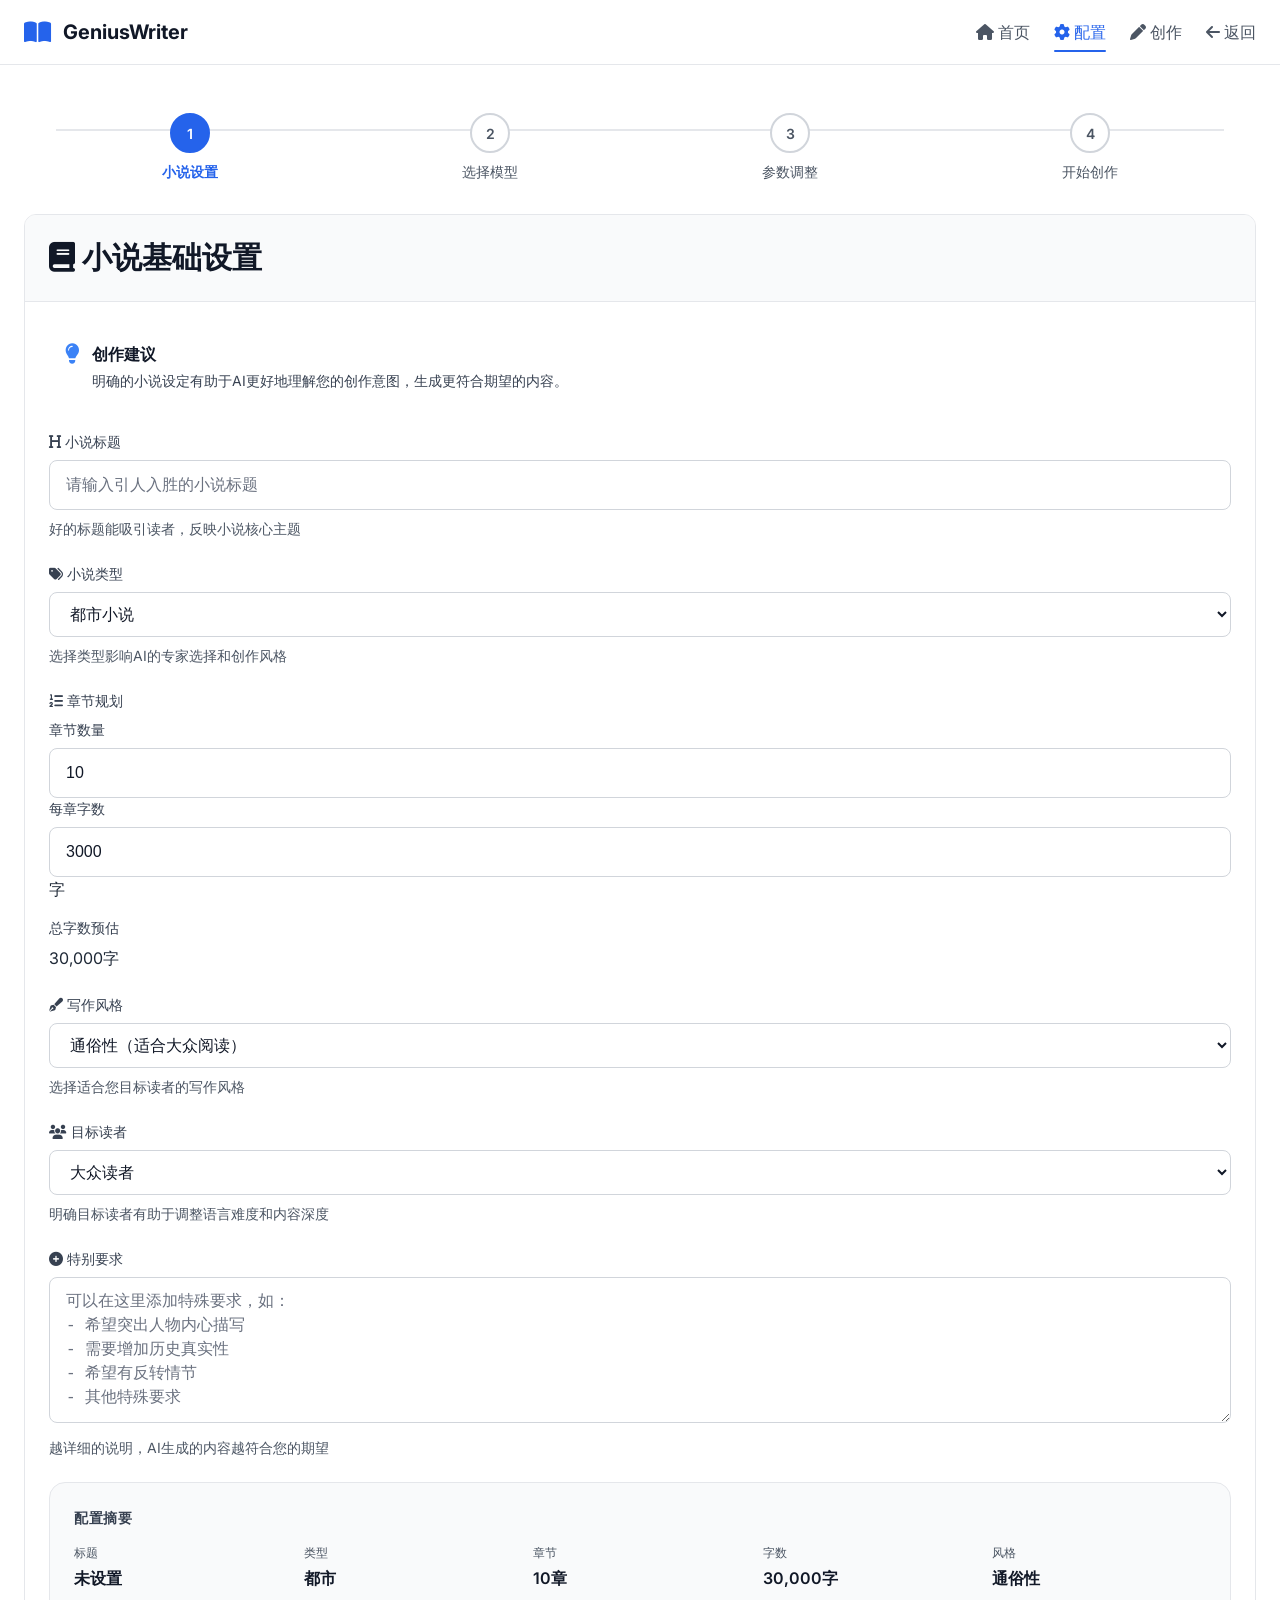
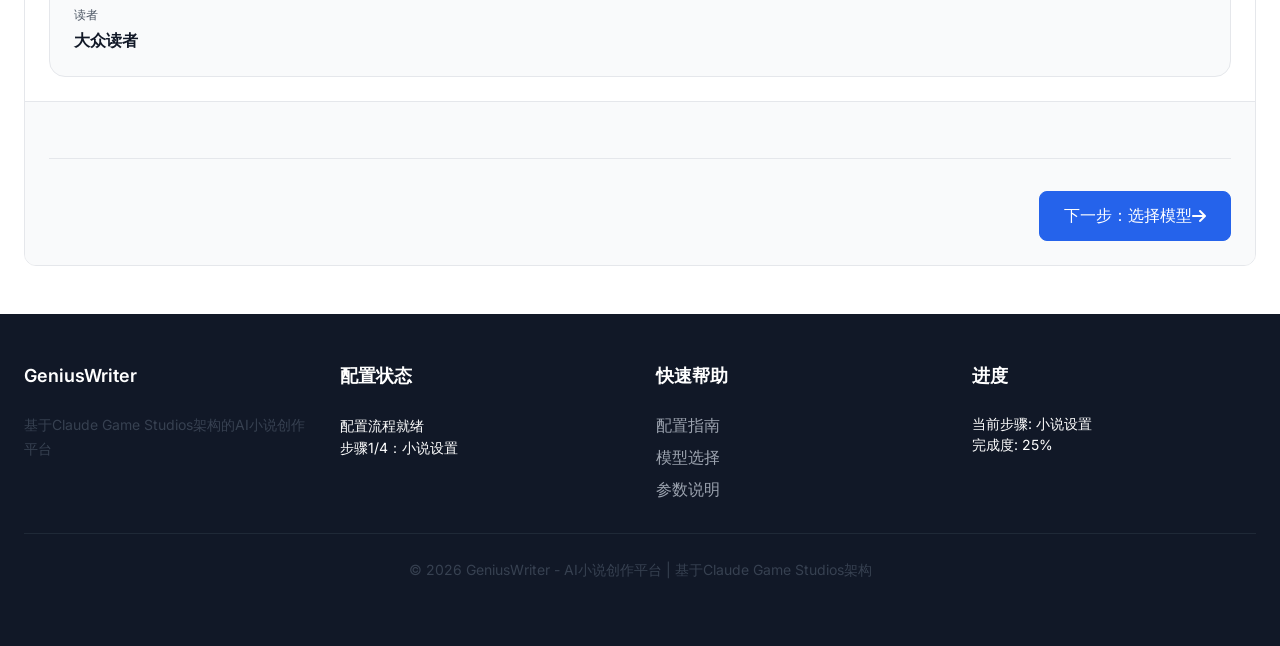
<file: config-ux.html>
<!DOCTYPE html>
<html lang="zh-CN">
<head>
    <meta charset="UTF-8">
    <meta name="viewport" content="width=device-width, initial-scale=1.0">
    <title>配置 - GeniusWriter</title>
    <link rel="stylesheet" href="/static/css/style-clean.css">
    <link rel="stylesheet" href="https://cdnjs.cloudflare.com/ajax/libs/font-awesome/6.4.0/css/all.min.css">
    <link rel="preconnect" href="https://fonts.googleapis.com">
    <link rel="preconnect" href="https://fonts.gstatic.com" crossorigin>
    <link href="https://fonts.googleapis.com/css2?family=Inter:wght@400;500;600;700&display=swap" rel="stylesheet">
    <script src="/static/js/config-ux.js" defer></script>
    <style>
        /* 用户体验优化样式 */
        .config-flow {
            display: flex;
            flex-direction: column;
            gap: 2rem;
        }
        
        .flow-steps {
            display: flex;
            justify-content: space-between;
            align-items: center;
            position: relative;
            margin-bottom: 2rem;
            padding: 0 1rem;
        }
        
        .flow-steps::before {
            content: '';
            position: absolute;
            top: 1rem;
            left: 2rem;
            right: 2rem;
            height: 2px;
            background: var(--color-gray-200);
            z-index: 1;
        }
        
        .flow-step {
            display: flex;
            flex-direction: column;
            align-items: center;
            position: relative;
            z-index: 2;
            flex: 1;
        }
        
        .step-circle {
            width: 2.5rem;
            height: 2.5rem;
            border-radius: 50%;
            background: var(--color-white);
            border: 2px solid var(--color-gray-300);
            display: flex;
            align-items: center;
            justify-content: center;
            font-weight: 600;
            font-size: 0.875rem;
            color: var(--color-gray-600);
            margin-bottom: 0.5rem;
            transition: all 0.3s ease;
        }
        
        .step-circle.active {
            background: var(--color-primary);
            border-color: var(--color-primary);
            color: var(--color-white);
        }
        
        .step-circle.completed {
            background: var(--color-success);
            border-color: var(--color-success);
            color: var(--color-white);
        }
        
        .step-label {
            font-size: 0.875rem;
            font-weight: 500;
            color: var(--color-gray-600);
            text-align: center;
        }
        
        .step-label.active {
            color: var(--color-primary);
            font-weight: 600;
        }
        
        .step-content {
            display: none;
            animation: fadeIn 0.3s ease;
        }
        
        .step-content.active {
            display: block;
        }
        
        @keyframes fadeIn {
            from { opacity: 0; transform: translateY(10px); }
            to { opacity: 1; transform: translateY(0); }
        }
        
        .model-cards {
            display: grid;
            grid-template-columns: repeat(auto-fit, minmax(280px, 1fr));
            gap: 1.5rem;
            margin-bottom: 2rem;
        }
        
        .model-card {
            background: var(--color-white);
            border: 2px solid var(--color-gray-200);
            border-radius: 1rem;
            padding: 1.5rem;
            cursor: pointer;
            transition: all 0.3s ease;
            position: relative;
            overflow: hidden;
        }
        
        .model-card:hover {
            transform: translateY(-2px);
            border-color: var(--color-primary-light);
            box-shadow: 0 10px 25px -5px rgba(0, 0, 0, 0.1);
        }
        
        .model-card.selected {
            border-color: var(--color-primary);
            background: linear-gradient(135deg, var(--color-primary-light) 0%, rgba(59, 130, 246, 0.05) 100%);
            box-shadow: 0 10px 25px -5px rgba(59, 130, 246, 0.2);
        }
        
        .model-icon {
            width: 3rem;
            height: 3rem;
            border-radius: 0.75rem;
            display: flex;
            align-items: center;
            justify-content: center;
            margin-bottom: 1rem;
            font-size: 1.5rem;
        }
        
        .model-icon.openai {
            background: linear-gradient(135deg, #10a37f 0%, rgba(16, 163, 127, 0.2) 100%);
            color: #10a37f;
        }
        
        .model-icon.deepseek {
            background: linear-gradient(135deg, #4361ee 0%, rgba(67, 97, 238, 0.2) 100%);
            color: #4361ee;
        }
        
        .model-icon.simulated {
            background: linear-gradient(135deg, #6b7280 0%, rgba(107, 114, 128, 0.2) 100%);
            color: #6b7280;
        }
        
        .model-name {
            font-size: 1.125rem;
            font-weight: 600;
            color: var(--color-gray-900);
            margin-bottom: 0.5rem;
        }
        
        .model-desc {
            font-size: 0.875rem;
            color: var(--color-gray-600);
            line-height: 1.5;
            margin-bottom: 1rem;
        }
        
        .model-features {
            list-style: none;
            padding: 0;
            margin: 0 0 1rem 0;
        }
        
        .model-features li {
            font-size: 0.875rem;
            color: var(--color-gray-700);
            margin-bottom: 0.375rem;
            display: flex;
            align-items: center;
        }
        
        .model-features li i {
            color: var(--color-success);
            margin-right: 0.5rem;
            font-size: 0.75rem;
        }
        
        .model-recommended {
            position: absolute;
            top: 0;
            right: 0;
            background: var(--color-primary);
            color: var(--color-white);
            font-size: 0.75rem;
            font-weight: 600;
            padding: 0.25rem 0.75rem;
            border-bottom-left-radius: 0.75rem;
        }
        
        .api-config-section {
            background: var(--color-gray-50);
            border-radius: 1rem;
            padding: 1.5rem;
            margin-bottom: 2rem;
            border: 1px solid var(--color-gray-200);
        }
        
        .api-input-group {
            display: flex;
            gap: 1rem;
            align-items: flex-start;
        }
        
        .api-input {
            flex: 1;
            position: relative;
        }
        
        .api-test-btn {
            white-space: nowrap;
            align-self: flex-start;
            margin-top: 0.5rem;
        }
        
        .test-result {
            margin-top: 1rem;
            padding: 0.75rem 1rem;
            border-radius: 0.5rem;
            font-size: 0.875rem;
            display: none;
        }
        
        .test-result.success {
            display: block;
            background: rgba(16, 185, 129, 0.1);
            border: 1px solid rgba(16, 185, 129, 0.2);
            color: var(--color-success);
        }
        
        .test-result.error {
            display: block;
            background: rgba(239, 68, 68, 0.1);
            border: 1px solid rgba(239, 68, 68, 0.2);
            color: var(--color-error);
        }
        
        .parameter-slider {
            width: 100%;
            margin: 0.5rem 0 1rem;
            -webkit-appearance: none;
            height: 6px;
            border-radius: 3px;
            background: var(--color-gray-200);
            outline: none;
        }
        
        .parameter-slider::-webkit-slider-thumb {
            -webkit-appearance: none;
            width: 20px;
            height: 20px;
            border-radius: 50%;
            background: var(--color-primary);
            cursor: pointer;
            border: 2px solid var(--color-white);
            box-shadow: 0 2px 4px rgba(0, 0, 0, 0.1);
        }
        
        .parameter-value {
            font-size: 0.875rem;
            font-weight: 600;
            color: var(--color-primary);
            min-width: 3rem;
            text-align: right;
        }
        
        .quick-presets {
            display: flex;
            gap: 0.5rem;
            flex-wrap: wrap;
            margin-bottom: 1.5rem;
        }
        
        .preset-btn {
            padding: 0.375rem 0.75rem;
            background: var(--color-white);
            border: 1px solid var(--color-gray-300);
            border-radius: 0.5rem;
            font-size: 0.875rem;
            color: var(--color-gray-700);
            cursor: pointer;
            transition: all 0.2s ease;
        }
        
        .preset-btn:hover {
            background: var(--color-gray-50);
        }
        
        .preset-btn.active {
            background: var(--color-primary);
            border-color: var(--color-primary);
            color: var(--color-white);
        }
        
        .flow-navigation {
            display: flex;
            justify-content: space-between;
            align-items: center;
            margin-top: 2rem;
            padding-top: 2rem;
            border-top: 1px solid var(--color-gray-200);
        }
        
        .hint-box {
            background: var(--color-blue-50);
            border: 1px solid var(--color-blue-200);
            border-radius: 0.75rem;
            padding: 1rem;
            margin-bottom: 1.5rem;
            display: flex;
            align-items: flex-start;
            gap: 0.75rem;
        }
        
        .hint-icon {
            color: var(--color-info);
            font-size: 1.25rem;
            flex-shrink: 0;
            margin-top: 0.125rem;
        }
        
        .hint-content {
            flex: 1;
        }
        
        .hint-title {
            font-weight: 600;
            color: var(--color-gray-900);
            margin-bottom: 0.25rem;
        }
        
        .hint-text {
            font-size: 0.875rem;
            color: var(--color-gray-700);
            line-height: 1.5;
        }
        
        .config-summary {
            background: var(--color-gray-50);
            border-radius: 1rem;
            padding: 1.5rem;
            margin-top: 1.5rem;
            border: 1px solid var(--color-gray-200);
        }
        
        .summary-title {
            font-size: 0.875rem;
            font-weight: 600;
            color: var(--color-gray-700);
            text-transform: uppercase;
            letter-spacing: 0.05em;
            margin-bottom: 1rem;
        }
        
        .summary-grid {
            display: grid;
            grid-template-columns: repeat(auto-fit, minmax(200px, 1fr));
            gap: 1rem;
        }
        
        .summary-item {
            display: flex;
            flex-direction: column;
        }
        
        .summary-label {
            font-size: 0.75rem;
            color: var(--color-gray-600);
            margin-bottom: 0.25rem;
        }
        
        .summary-value {
            font-weight: 600;
            color: var(--color-gray-900);
        }
        
        /* 创作页面优化样式 */
        .writing-layout {
            display: grid;
            grid-template-columns: 300px 1fr 300px;
            gap: 1.5rem;
            height: calc(100vh - 8rem);
        }
        
        .chapter-sidebar {
            background: var(--color-white);
            border-radius: 1rem;
            border: 1px solid var(--color-gray-200);
            overflow: hidden;
            display: flex;
            flex-direction: column;
        }
        
        .chapter-list {
            flex: 1;
            overflow-y: auto;
            padding: 0.5rem;
        }
        
        .chapter-item {
            padding: 0.75rem 1rem;
            border-radius: 0.5rem;
            margin-bottom: 0.5rem;
            cursor: pointer;
            transition: all 0.2s ease;
            border: 1px solid transparent;
            display: flex;
            align-items: center;
            justify-content: space-between;
        }
        
        .chapter-item:hover {
            background: var(--color-gray-50);
        }
        
        .chapter-item.active {
            background: var(--color-primary-light);
            border-color: var(--color-primary);
            color: var(--color-white);
        }
        
        .chapter-status {
            display: inline-block;
            width: 8px;
            height: 8px;
            border-radius: 50%;
            margin-right: 0.5rem;
        }
        
        .status-draft {
            background: var(--color-gray-400);
        }
        
        .status-writing {
            background: var(--color-warning);
        }
        
        .status-completed {
            background: var(--color-success);
        }
        
        .status-reviewed {
            background: var(--color-info);
        }
        
        .editor-container {
            background: var(--color-white);
            border-radius: 1rem;
            border: 1px solid var(--color-gray-200);
            overflow: hidden;
            display: flex;
            flex-direction: column;
        }
        
        .editor-toolbar {
            padding: 1rem;
            background: var(--color-gray-50);
            border-bottom: 1px solid var(--color-gray-200);
            display: flex;
            justify-content: space-between;
            align-items: center;
        }
        
        .editor-content {
            flex: 1;
            padding: 1.5rem;
            overflow-y: auto;
        }
        
        .editor-content textarea {
            width: 100%;
            height: 100%;
            border: none;
            resize: none;
            font-family: var(--font-family-base);
            font-size: 1rem;
            line-height: 1.6;
            color: var(--color-gray-800);
        }
        
        .editor-content textarea:focus {
            outline: none;
        }
        
        .editor-stats {
            padding: 1rem;
            background: var(--color-gray-50);
            border-top: 1px solid var(--color-gray-200);
            display: flex;
            justify-content: space-between;
            font-size: 0.875rem;
            color: var(--color-gray-600);
        }
        
        .status-sidebar {
            display: flex;
            flex-direction: column;
            gap: 1.5rem;
        }
        
        .status-card {
            background: var(--color-white);
            border-radius: 1rem;
            border: 1px solid var(--color-gray-200);
            padding: 1.5rem;
        }
        
        .agent-status {
            display: flex;
            align-items: center;
            justify-content: space-between;
            margin-bottom: 1rem;
        }
        
        .agent-name {
            font-weight: 500;
            color: var(--color-gray-700);
        }
        
        .agent-indicator {
            display: flex;
            align-items: center;
            gap: 0.5rem;
        }
        
        .indicator-dot {
            width: 8px;
            height: 8px;
            border-radius: 50%;
        }
        
        .indicator-active {
            background: var(--color-success);
        }
        
        .indicator-inactive {
            background: var(--color-gray-400);
        }
        
        .progress-ring {
            width: 60px;
            height: 60px;
        }
        
        .ring-bg {
            fill: none;
            stroke: var(--color-gray-200);
            stroke-width: 4;
        }
        
        .ring-progress {
            fill: none;
            stroke: var(--color-primary);
            stroke-width: 4;
            stroke-linecap: round;
            transform: rotate(-90deg);
            transform-origin: 50% 50%;
            transition: stroke-dashoffset 0.5s ease;
        }
        
        .progress-text {
            font-size: 1rem;
            font-weight: 600;
            color: var(--color-gray-900);
        }
        
        .quick-actions {
            display: grid;
            grid-template-columns: repeat(2, 1fr);
            gap: 0.75rem;
        }
        
        .action-btn {
            padding: 0.75rem;
            background: var(--color-white);
            border: 1px solid var(--color-gray-300);
            border-radius: 0.5rem;
            display: flex;
            flex-direction: column;
            align-items: center;
            justify-content: center;
            gap: 0.5rem;
            cursor: pointer;
            transition: all 0.2s ease;
        }
        
        .action-btn:hover {
            background: var(--color-gray-50);
            border-color: var(--color-gray-400);
        }
        
        .action-icon {
            font-size: 1.25rem;
            color: var(--color-primary);
        }
        
        .action-label {
            font-size: 0.75rem;
            font-weight: 500;
            color: var(--color-gray-700);
        }
        
        @media (max-width: 1200px) {
            .writing-layout {
                grid-template-columns: 250px 1fr 250px;
            }
        }
        
        @media (max-width: 992px) {
            .writing-layout {
                grid-template-columns: 1fr;
                height: auto;
            }
            
            .writing-layout > * {
                margin-bottom: 1.5rem;
            }
        }
        
        @media (max-width: 768px) {
            .model-cards {
                grid-template-columns: 1fr;
            }
            
            .flow-steps {
                flex-direction: column;
                align-items: flex-start;
                gap: 1rem;
            }
            
            .flow-steps::before {
                display: none;
            }
            
            .flow-step {
                flex-direction: row;
                gap: 0.75rem;
                width: 100%;
            }
            
            .step-circle {
                margin-bottom: 0;
            }
        }
    </style>
</head>
<body>
    <!-- 导航栏 -->
    <nav class="navbar">
        <div class="navbar-container">
            <a href="/" class="navbar-logo">
                <i class="fas fa-book-open navbar-logo-icon"></i>
                <span>GeniusWriter</span>
            </a>
            <div class="navbar-nav">
                <a href="/" class="nav-link">
                    <i class="fas fa-home"></i>
                    <span class="sm-hidden">首页</span>
                </a>
                <a href="/config" class="nav-link active">
                    <i class="fas fa-cog"></i>
                    <span class="sm-hidden">配置</span>
                </a>
                <a href="/writing" class="nav-link">
                    <i class="fas fa-pen"></i>
                    <span class="sm-hidden">创作</span>
                </a>
                <a href="#" id="back-to-home" class="nav-link">
                    <i class="fas fa-arrow-left"></i>
                    <span class="sm-hidden">返回</span>
                </a>
            </div>
        </div>
    </nav>

    <!-- 主内容区域 -->
    <main class="main-content">
        <div class="container">
            <!-- 配置流程步骤指示器 -->
            <div class="flow-steps">
                <div class="flow-step" id="step1">
                    <div class="step-circle active" data-step="1">1</div>
                    <div class="step-label active">小说设置</div>
                </div>
                <div class="flow-step" id="step2">
                    <div class="step-circle" data-step="2">2</div>
                    <div class="step-label">选择模型</div>
                </div>
                <div class="flow-step" id="step3">
                    <div class="step-circle" data-step="3">3</div>
                    <div class="step-label">参数调整</div>
                </div>
                <div class="flow-step" id="step4">
                    <div class="step-circle" data-step="4">4</div>
                    <div class="step-label">开始创作</div>
                </div>
            </div>

            <!-- 配置流程内容 -->
            <div class="config-flow">
                <!-- 步骤1: 小说设置 -->
                <div class="step-content active" id="step1-content">
                    <div class="card">
                        <div class="card-header">
                            <h3 class="mb-0">
                                <i class="fas fa-book mr-2"></i>
                                小说基础设置
                            </h3>
                        </div>
                        <div class="card-body">
                            <!-- 提示框 -->
                            <div class="hint-box">
                                <i class="fas fa-lightbulb hint-icon"></i>
                                <div class="hint-content">
                                    <div class="hint-title">创作建议</div>
                                    <div class="hint-text">明确的小说设定有助于AI更好地理解您的创作意图，生成更符合期望的内容。</div>
                                </div>
                            </div>

                            <!-- 小说配置表单 -->
                            <form id="novel-config-form" class="space-y-6">
                                <div class="grid grid-cols-1 md:grid-cols-2 gap-6">
                                    <!-- 左侧列 -->
                                    <div class="space-y-6">
                                        <div class="form-group">
                                            <label for="novel-title" class="form-label">
                                                <i class="fas fa-heading mr-1"></i>
                                                小说标题
                                            </label>
                                            <input type="text" id="novel-title" class="form-control" 
                                                   placeholder="请输入引人入胜的小说标题" required>
                                            <div class="form-text">好的标题能吸引读者，反映小说核心主题</div>
                                        </div>

                                        <div class="form-group">
                                            <label for="novel-genre" class="form-label">
                                                <i class="fas fa-tags mr-1"></i>
                                                小说类型
                                            </label>
                                            <select id="novel-genre" class="form-control" required>
                                                <option value="">请选择类型</option>
                                                <option value="历史">历史小说</option>
                                                <option value="科幻">科幻小说</option>
                                                <option value="奇幻">奇幻小说</option>
                                                <option value="都市" selected>都市小说</option>
                                                <option value="悬疑">悬疑小说</option>
                                                <option value="武侠">武侠小说</option>
                                                <option value="言情">言情小说</option>
                                                <option value="军事">军事小说</option>
                                                <option value="玄幻">玄幻小说</option>
                                                <option value="轻小说">轻小说</option>
                                            </select>
                                            <div class="form-text">选择类型影响AI的专家选择和创作风格</div>
                                        </div>

                                        <div class="form-group">
                                            <label class="form-label">
                                                <i class="fas fa-list-ol mr-1"></i>
                                                章节规划
                                            </label>
                                            <div class="grid grid-cols-1 md:grid-cols-2 gap-4">
                                                <div>
                                                    <label for="chapters-count" class="form-label text-sm">章节数量</label>
                                                    <input type="number" id="chapters-count" class="form-control" 
                                                           value="10" min="1" max="100" required>
                                                </div>
                                                <div>
                                                    <label for="words-per-chapter" class="form-label text-sm">每章字数</label>
                                                    <div class="relative">
                                                        <input type="number" id="words-per-chapter" class="form-control pr-12" 
                                                               value="3000" min="500" max="10000" required>
                                                        <div class="absolute right-3 top-1/2 transform -translate-y-1/2 text-gray-500">
                                                            字
                                                        </div>
                                                    </div>
                                                </div>
                                            </div>
                                            <div class="mt-4">
                                                <label class="form-label text-sm">总字数预估</label>
                                                <div class="px-4 py-3 bg-gray-50 rounded-lg border border-gray-200 text-gray-700 font-medium" id="total-words">
                                                    30,000字
                                                </div>
                                            </div>
                                        </div>
                                    </div>

                                    <!-- 右侧列 -->
                                    <div class="space-y-6">
                                        <div class="form-group">
                                            <label for="writing-style" class="form-label">
                                                <i class="fas fa-pen-fancy mr-1"></i>
                                                写作风格
                                            </label>
                                            <select id="writing-style" class="form-control" required>
                                                <option value="">请选择风格</option>
                                                <option value="文学性">文学性（偏传统文学）</option>
                                                <option value="通俗性" selected>通俗性（适合大众阅读）</option>
                                                <option value="网络文学">网络文学风格</option>
                                                <option value="传统文学">传统文学风格</option>
                                                <option value="轻小说风">轻小说风格</option>
                                            </select>
                                            <div class="form-text">选择适合您目标读者的写作风格</div>
                                        </div>

                                        <div class="form-group">
                                            <label for="target-audience" class="form-label">
                                                <i class="fas fa-users mr-1"></i>
                                                目标读者
                                            </label>
                                            <select id="target-audience" class="form-control">
                                                <option value="general">大众读者</option>
                                                <option value="young-adult">青少年</option>
                                                <option value="adult">成人</option>
                                                <option value="professional">专业读者</option>
                                            </select>
                                            <div class="form-text">明确目标读者有助于调整语言难度和内容深度</div>
                                        </div>

                                        <div class="form-group">
                                            <label for="additional-info" class="form-label">
                                                <i class="fas fa-plus-circle mr-1"></i>
                                                特别要求
                                            </label>
                                            <textarea id="additional-info" class="form-control" rows="5" 
                                                      placeholder="可以在这里添加特殊要求，如：
- 希望突出人物内心描写
- 需要增加历史真实性
- 希望有反转情节
- 其他特殊要求"></textarea>
                                            <div class="form-text">越详细的说明，AI生成的内容越符合您的期望</div>
                                        </div>
                                    </div>
                                </div>

                                <!-- 配置摘要 -->
                                <div class="config-summary">
                                    <div class="summary-title">配置摘要</div>
                                    <div class="summary-grid">
                                        <div class="summary-item">
                                            <span class="summary-label">标题</span>
                                            <span class="summary-value" id="summary-title">未设置</span>
                                        </div>
                                        <div class="summary-item">
                                            <span class="summary-label">类型</span>
                                            <span class="summary-value" id="summary-genre">都市</span>
                                        </div>
                                        <div class="summary-item">
                                            <span class="summary-label">章节</span>
                                            <span class="summary-value" id="summary-chapters">10章</span>
                                        </div>
                                        <div class="summary-item">
                                            <span class="summary-label">字数</span>
                                            <span class="summary-value" id="summary-words">30,000字</span>
                                        </div>
                                        <div class="summary-item">
                                            <span class="summary-label">风格</span>
                                            <span class="summary-value" id="summary-style">通俗性</span>
                                        </div>
                                        <div class="summary-item">
                                            <span class="summary-label">读者</span>
                                            <span class="summary-value" id="summary-audience">大众读者</span>
                                        </div>
                                    </div>
                                </div>
                            </form>
                        </div>
                        <div class="card-footer">
                            <div class="flow-navigation">
                                <div></div> <!-- 左侧占位 -->
                                <div>
                                    <button class="btn btn-primary" id="next-step-1">
                                        下一步：选择模型
                                        <i class="fas fa-arrow-right ml-2"></i>
                                    </button>
                                </div>
                            </div>
                        </div>
                    </div>
                </div>

                <!-- 步骤2: 选择模型 -->
                <div class="step-content" id="step2-content">
                    <div class="card">
                        <div class="card-header">
                            <h3 class="mb-0">
                                <i class="fas fa-brain mr-2"></i>
                                选择创作模型
                            </h3>
                        </div>
                        <div class="card-body">
                            <!-- 提示框 -->
                            <div class="hint-box">
                                <i class="fas fa-lightbulb hint-icon"></i>
                                <div class="hint-content">
                                    <div class="hint-title">模型选择建议</div>
                                    <div class="hint-text">不同模型适合不同类型的小说创作，选择合适的模型能获得更好的创作效果。</div>
                                </div>
                            </div>

                            <!-- 模型卡片选择 -->
                            <div class="model-cards">
                                <!-- OpenAI 模型 -->
                                <div class="model-card" data-model="openai">
                                    <div class="model-icon openai">
                                        <i class="fab fa-openai"></i>
                                    </div>
                                    <div class="model-name">OpenAI GPT系列</div>
                                    <div class="model-desc">
                                        强大的通用语言模型，适合各种类型的小说创作，尤其在创意写作和文学性表达方面表现出色。
                                    </div>
                                    <ul class="model-features">
                                        <li><i class="fas fa-check"></i> 优秀的创意写作能力</li>
                                        <li><i class="fas fa-check"></i> 强大的文学性表达</li>
                                        <li><i class="fas fa-check"></i> 支持长文本生成</li>
                                        <li><i class="fas fa-check"></i> 多语言支持</li>
                                    </ul>
                                    <div class="model-recommended">推荐</div>
                                </div>

                                <!-- DeepSeek 模型 -->
                                <div class="model-card" data-model="deepseek">
                                    <div class="model-icon deepseek">
                                        <i class="fas fa-brain"></i>
                                    </div>
                                    <div class="model-name">DeepSeek</div>
                                    <div class="model-desc">
                                        国产优秀大模型，在中文理解和逻辑推理方面表现优异，特别适合中文小说创作和历史题材。
                                    </div>
                                    <ul class="model-features">
                                        <li><i class="fas fa-check"></i> 优秀的中文理解</li>
                                        <li><i class="fas fa-check"></i> 强大的逻辑推理</li>
                                        <li><i class="fas fa-check"></i> 成本效益高</li>
                                        <li><i class="fas fa-check"></i> 适合历史题材</li>
                                    </ul>
                                </div>

                                <!-- 模拟模式 -->
                                <div class="model-card" data-model="simulated">
                                    <div class="model-icon simulated">
                                        <i class="fas fa-desktop"></i>
                                    </div>
                                    <div class="model-name">模拟模式</div>
                                    <div class="model-desc">
                                        无需API密钥的测试模式，适合快速体验创作流程和测试功能，生成的内容为模拟数据。
                                    </div>
                                    <ul class="model-features">
                                        <li><i class="fas fa-check"></i> 无需API密钥</li>
                                        <li><i class="fas fa-check"></i> 快速体验流程</li>
                                        <li><i class="fas fa-check"></i> 功能完整测试</li>
                                        <li><i class="fas fa-check"></i> 适合初学者</li>
                                    </ul>
                                </div>
                            </div>

                            <!-- API配置区域 -->
                            <div class="api-config-section" id="api-config-section" style="display: none;">
                                <h4 class="mb-4">
                                    <i class="fas fa-key mr-2"></i>
                                    API密钥配置
                                </h4>
                                
                                <!-- OpenAI配置 -->
                                <div id="openai-config" style="display: none;">
                                    <div class="api-input-group">
                                        <div class="api-input">
                                            <label for="openai-key" class="form-label">OpenAI API密钥</label>
                                            <div class="relative">
                                                <input type="password" id="openai-key" class="form-control pr-10" 
                                                       placeholder="sk-..." autocomplete="off">
                                                <button type="button" class="absolute right-3 top-1/2 transform -translate-y-1/2 text-gray-500 hover:text-gray-700" id="toggle-openai-key">
                                                    <i class="fas fa-eye"></i>
                                                </button>
                                            </div>
                                            <div class="form-text">请输入有效的OpenAI API密钥，以"sk-"开头</div>
                                        </div>
                                        <button class="btn btn-secondary api-test-btn" id="test-openai">
                                            <i class="fas fa-vial mr-1"></i>
                                            测试连接
                                        </button>
                                    </div>
                                    <div class="test-result" id="openai-test-result"></div>
                                </div>
                                
                                <!-- DeepSeek配置 -->
                                <div id="deepseek-config" style="display: none;">
                                    <div class="api-input-group">
                                        <div class="api-input">
                                            <label for="deepseek-key" class="form-label">DeepSeek API密钥</label>
                                            <div class="relative">
                                                <input type="password" id="deepseek-key" class="form-control pr-10" 
                                                       placeholder="sk-..." autocomplete="off">
                                                <button type="button" class="absolute right-3 top-1/2 transform -translate-y-1/2 text-gray-500 hover:text-gray-700" id="toggle-deepseek-key">
                                                    <i class="fas fa-eye"></i>
                                                </button>
                                            </div>
                                            <div class="form-text">请输入有效的DeepSeek API密钥，以"sk-"开头</div>
                                        </div>
                                        <button class="btn btn-secondary api-test-btn" id="test-deepseek">
                                            <i class="fas fa-vial mr-1"></i>
                                            测试连接
                                        </button>
                                    </div>
                                    <div class="test-result" id="deepseek-test-result"></div>
                                </div>
                            </div>

                            <!-- 模型状态汇总 -->
                            <div class="config-summary">
                                <div class="summary-title">模型状态</div>
                                <div class="summary-grid">
                                    <div class="summary-item">
                                        <span class="summary-label">当前选择</span>
                                        <span class="summary-value" id="selected-model">未选择</span>
                                    </div>
                                    <div class="summary-item">
                                        <span class="summary-label">连接状态</span>
                                        <span class="summary-value" id="connection-status">未测试</span>
                                    </div>
                                    <div class="summary-item">
                                        <span class="summary-label">推荐用途</span>
                                        <span class="summary-value" id="model-recommendation">-</span>
                                    </div>
                                    <div class="summary-item">
                                        <span class="summary-label">成本估算</span>
                                        <span class="summary-value" id="cost-estimation">-</span>
                                    </div>
                                </div>
                            </div>
                        </div>
                        <div class="card-footer">
                            <div class="flow-navigation">
                                <div>
                                    <button class="btn btn-secondary" id="prev-step-2">
                                        <i class="fas fa-arrow-left mr-2"></i>
                                        上一步：小说设置
                                    </button>
                                </div>
                                <div>
                                    <button class="btn btn-primary" id="next-step-2">
                                        下一步：参数调整
                                        <i class="fas fa-arrow-right ml-2"></i>
                                    </button>
                                </div>
                            </div>
                        </div>
                    </div>
                </div>

                <!-- 步骤3: 参数调整 -->
                <div class="step-content" id="step3-content">
                    <div class="card">
                        <div class="card-header">
                            <h3 class="mb-0">
                                <i class="fas fa-sliders-h mr-2"></i>
                                参数调整与优化
                            </h3>
                        </div>
                        <div class="card-body">
                            <!-- 提示框 -->
                            <div class="hint-box">
                                <i class="fas fa-lightbulb hint-icon"></i>
                                <div class="hint-content">
                                    <div class="hint-title">参数调整建议</div>
                                    <div class="hint-text">合理的参数设置能显著提升创作质量，不同参数组合适合不同的创作需求。</div>
                                </div>
                            </div>

                            <div class="grid grid-cols-1 lg:grid-cols-2 gap-8">
                                <!-- 左侧：模型参数 -->
                                <div>
                                    <h4 class="mb-4">
                                        <i class="fas fa-cog mr-2"></i>
                                        模型参数
                                    </h4>
                                    
                                    <!-- 快速预设 -->
                                    <div class="mb-6">
                                        <label class="form-label mb-2">快速预设</label>
                                        <div class="quick-presets">
                                            <button type="button" class="preset-btn active" data-preset="balanced">平衡模式</button>
                                            <button type="button" class="preset-btn" data-preset="creative">创意模式</button>
                                            <button type="button" class="preset-btn" data-preset="precise">精确模式</button>
                                            <button type="button" class="preset-btn" data-preset="detailed">详细模式</button>
                                        </div>
                                    </div>

                                    <!-- 创造力参数 -->
                                    <div class="form-group mb-6">
                                        <label class="form-label">创造力控制</label>
                                        <div class="flex items-center justify-between mb-2">
                                            <span class="text-sm text-gray-600">严谨</span>
                                            <span class="parameter-value" id="creativity-value">0.7</span>
                                            <span class="text-sm text-gray-600">创意</span>
                                        </div>
                                        <input type="range" class="parameter-slider" id="creativity-slider" 
                                               min="0" max="20" value="7">
                                        <div class="form-text">控制AI的创造性程度，值越高越有创意但可能偏离主题</div>
                                    </div>

                                    <!-- 最大长度 -->
                                    <div class="form-group mb-6">
                                        <label for="max-length" class="form-label">最大生成长度</label>
                                        <input type="number" id="max-length" class="form-control" value="4000" min="500" max="16000">
                                        <div class="form-text">控制单次生成的最大字符数，影响章节的详细程度</div>
                                    </div>

                                    <!-- 多样性控制 -->
                                    <div class="form-group">
                                        <label class="form-label">内容多样性</label>
                                        <div class="flex items-center justify-between mb-2">
                                            <span class="text-sm text-gray-600">一致</span>
                                            <span class="parameter-value" id="diversity-value">中等</span>
                                            <span class="text-sm text-gray-600">多样</span>
                                        </div>
                                        <input type="range" class="parameter-slider" id="diversity-slider" 
                                               min="0" max="10" value="5">
                                        <div class="form-text">控制生成内容的多样性，避免重复和单调</div>
                                    </div>
                                </div>

                                <!-- 右侧：智能体参数 -->
                                <div>
                                    <h4 class="mb-4">
                                        <i class="fas fa-robot mr-2"></i>
                                        智能体参与度
                                    </h4>

                                    <!-- 总监层参与度 -->
                                    <div class="form-group mb-6">
                                        <label class="form-label">总监层参与度</label>
                                        <div class="flex items-center justify-between mb-2">
                                            <span class="text-sm text-gray-600">轻度参与</span>
                                            <span class="parameter-value" id="tier1-value">80%</span>
                                            <span class="text-sm text-gray-600">深度参与</span>
                                        </div>
                                        <input type="range" class="parameter-slider" id="tier1-slider" 
                                               min="0" max="10" value="8">
                                        <div class="form-text">创意总监和文学总监的参与程度，影响整体风格和文学质量</div>
                                    </div>

                                    <!-- 专家层参与度 -->
                                    <div class="form-group mb-8">
                                        <label class="form-label">专家层参与度</label>
                                        <div class="flex items-center justify-between mb-2">
                                            <span class="text-sm text-gray-600">基础参与</span>
                                            <span class="parameter-value" id="tier3-value">90%</span>
                                            <span class="text-sm text-gray-600">全面参与</span>
                                        </div>
                                        <input type="range" class="parameter-slider" id="tier3-slider" 
                                               min="0" max="10" value="9">
                                        <div class="form-text">各领域专家的参与程度，影响内容的专业性和细节质量</div>
                                    </div>

                                    <!-- 工作流选项 -->
                                    <h4 class="mb-4">
                                        <i class="fas fa-tasks mr-2"></i>
                                        工作流选项
                                    </h4>
                                    
                                    <div class="space-y-4">
                                        <div class="flex items-center">
                                            <input type="checkbox" id="enable-quality-check" class="mr-3" checked>
                                            <div>
                                                <label for="enable-quality-check" class="font-medium">启用质量检查</label>
                                                <div class="text-sm text-gray-600">自动检查章节质量，提供优化建议</div>
                                            </div>
                                        </div>
                                        
                                        <div class="flex items-center">
                                            <input type="checkbox" id="enable-auto-format" class="mr-3" checked>
                                            <div>
                                                <label for="enable-auto-format" class="font-medium">启用自动格式化</label>
                                                <div class="text-sm text-gray-600">自动优化文本格式和排版</div>
                                            </div>
                                        </div>
                                        
                                        <div class="flex items-center">
                                            <input type="checkbox" id="enable-versioning" class="mr-3">
                                            <div>
                                                <label for="enable-versioning" class="font-medium">启用版本管理</label>
                                                <div class="text-sm text-gray-600">保存创作历史，支持版本回退</div>
                                            </div>
                                        </div>
                                        
                                        <div class="flex items-center">
                                            <input type="checkbox" id="enable-feedback" class="mr-3" checked>
                                            <div>
                                                <label for="enable-feedback" class="font-medium">实时反馈建议</label>
                                                <div class="text-sm text-gray-600">创作过程中提供实时建议和提示</div>
                                            </div>
                                        </div>
                                    </div>
                                </div>
                            </div>

                            <!-- 参数效果预览 -->
                            <div class="config-summary mt-8">
                                <div class="summary-title">参数效果预览</div>
                                <div class="summary-grid">
                                    <div class="summary-item">
                                        <span class="summary-label">创意程度</span>
                                        <span class="summary-value" id="preview-creativity">中等</span>
                                    </div>
                                    <div class="summary-item">
                                        <span class="summary-label">内容深度</span>
                                        <span class="summary-value" id="preview-depth">详细</span>
                                    </div>
                                    <div class="summary-item">
                                        <span class="summary-label">专家参与</span>
                                        <span class="summary-value" id="preview-expertise">高度</span>
                                    </div>
                                    <div class="summary-item">
                                        <span class="summary-label">质量控制</span>
                                        <span class="summary-value" id="preview-quality">严格</span>
                                    </div>
                                </div>
                            </div>
                        </div>
                        <div class="card-footer">
                            <div class="flow-navigation">
                                <div>
                                    <button class="btn btn-secondary" id="prev-step-3">
                                        <i class="fas fa-arrow-left mr-2"></i>
                                        上一步：选择模型
                                    </button>
                                </div>
                                <div>
                                    <button class="btn btn-primary" id="next-step-3">
                                        完成配置，开始创作
                                        <i class="fas fa-play ml-2"></i>
                                    </button>
                                </div>
                            </div>
                        </div>
                    </div>
                </div>

                <!-- 步骤4: 开始创作 -->
                <div class="step-content" id="step4-content">
                    <div class="card">
                        <div class="card-header">
                            <h3 class="mb-0">
                                <i class="fas fa-rocket mr-2"></i>
                                开始创作之旅
                            </h3>
                        </div>
                        <div class="card-body">
                            <!-- 成功提示 -->
                            <div class="text-center py-8">
                                <div class="w-20 h-20 bg-green-100 rounded-full flex items-center justify-center mx-auto mb-6">
                                    <i class="fas fa-check text-green-600 text-3xl"></i>
                                </div>
                                <h3 class="text-2xl font-bold text-gray-900 mb-2">配置完成！</h3>
                                <p class="text-gray-600 mb-8 max-w-md mx-auto">
                                    您已完成所有必要配置，可以开始创作属于您的精彩小说了。
                                </p>
                            </div>

                            <!-- 最终配置摘要 -->
                            <div class="config-summary mb-8">
                                <div class="summary-title">最终配置摘要</div>
                                <div class="grid grid-cols-1 md:grid-cols-2 lg:grid-cols-4 gap-6">
                                    <div class="text-center p-4 bg-blue-50 rounded-xl">
                                        <div class="text-2xl font-bold text-blue-600" id="final-title-count">1</div>
                                        <div class="text-sm text-blue-700">小说项目</div>
                                    </div>
                                    <div class="text-center p-4 bg-green-50 rounded-xl">
                                        <div class="text-2xl font-bold text-green-600" id="final-chapter-count">10</div>
                                        <div class="text-sm text-green-700">计划章节</div>
                                    </div>
                                    <div class="text-center p-4 bg-purple-50 rounded-xl">
                                        <div class="text-2xl font-bold text-purple-600" id="final-word-count">30,000</div>
                                        <div class="text-sm text-purple-700">目标字数</div>
                                    </div>
                                    <div class="text-center p-4 bg-orange-50 rounded-xl">
                                        <div class="text-2xl font-bold text-orange-600" id="final-model">OpenAI</div>
                                        <div class="text-sm text-orange-700">创作模型</div>
                                    </div>
                                </div>
                            </div>

                            <!-- 下一步行动 -->
                            <div class="space-y-4">
                                <div class="hint-box">
                                    <i class="fas fa-play-circle hint-icon"></i>
                                    <div class="hint-content">
                                        <div class="hint-title">开始创作</div>
                                        <div class="hint-text">点击"开始创作"按钮，智能体系统将基于您的配置开始工作，首先生成详细的小说大纲。</div>
                                    </div>
                                </div>

                                <div class="grid grid-cols-1 md:grid-cols-2 gap-4">
                                    <button class="btn btn-primary btn-lg py-4" id="start-creation-main">
                                        <i class="fas fa-feather mr-2"></i>
                                        开始创作
                                        <div class="text-sm font-normal mt-1">基于当前配置启动创作</div>
                                    </button>
                                    
                                    <button class="btn btn-secondary btn-lg py-4" id="save-and-export">
                                        <i class="fas fa-save mr-2"></i>
                                        保存配置
                                        <div class="text-sm font-normal mt-1">保存配置供以后使用</div>
                                    </button>
                                </div>
                            </div>
                        </div>
                        <div class="card-footer">
                            <div class="flow-navigation">
                                <div>
                                    <button class="btn btn-secondary" id="prev-step-4">
                                        <i class="fas fa-arrow-left mr-2"></i>
                                        上一步：参数调整
                                    </button>
                                </div>
                                <div>
                                    <a href="/writing" class="btn btn-success">
                                        <i class="fas fa-external-link-alt mr-2"></i>
                                        进入创作控制台
                                    </a>
                                </div>
                            </div>
                        </div>
                    </div>
                </div>
            </div>
        </div>
    </main>

    <!-- 页脚 -->
    <footer class="footer">
        <div class="container">
            <div class="footer-content">
                <div class="footer-section">
                    <h4 class="footer-title">
                        GeniusWriter
                    </h4>
                    <p class="text-sm">
                        基于Claude Game Studios架构的AI小说创作平台
                    </p>
                </div>
                
                <div class="footer-section">
                    <h4 class="footer-title">配置状态</h4>
                    <div class="space-y-2">
                        <div class="flex items-center">
                            <div class="w-2 h-2 rounded-full bg-green-500 mr-2"></div>
                            <span class="text-sm">配置流程就绪</span>
                        </div>
                        <div id="current-step-status" class="text-sm text-gray-600">步骤1/4：小说设置</div>
                    </div>
                </div>
                
                <div class="footer-section">
                    <h4 class="footer-title">快速帮助</h4>
                    <ul class="footer-links">
                        <li><a href="#" class="footer-link" id="config-help">配置指南</a></li>
                        <li><a href="#" class="footer-link" id="model-help">模型选择</a></li>
                        <li><a href="#" class="footer-link" id="param-help">参数说明</a></li>
                    </ul>
                </div>
                
                <div class="footer-section">
                    <h4 class="footer-title">进度</h4>
                    <div class="text-sm text-gray-400 space-y-1">
                        <div>当前步骤: <span id="current-step-text">小说设置</span></div>
                        <div>完成度: <span id="progress-percent">25%</span></div>
                    </div>
                </div>
            </div>
            
            <div class="footer-bottom">
                <p class="text-sm">
                    &copy; 2026 GeniusWriter - AI小说创作平台 | 基于Claude Game Studios架构
                </p>
            </div>
        </div>
    </footer>
</body>
</html>
</file>
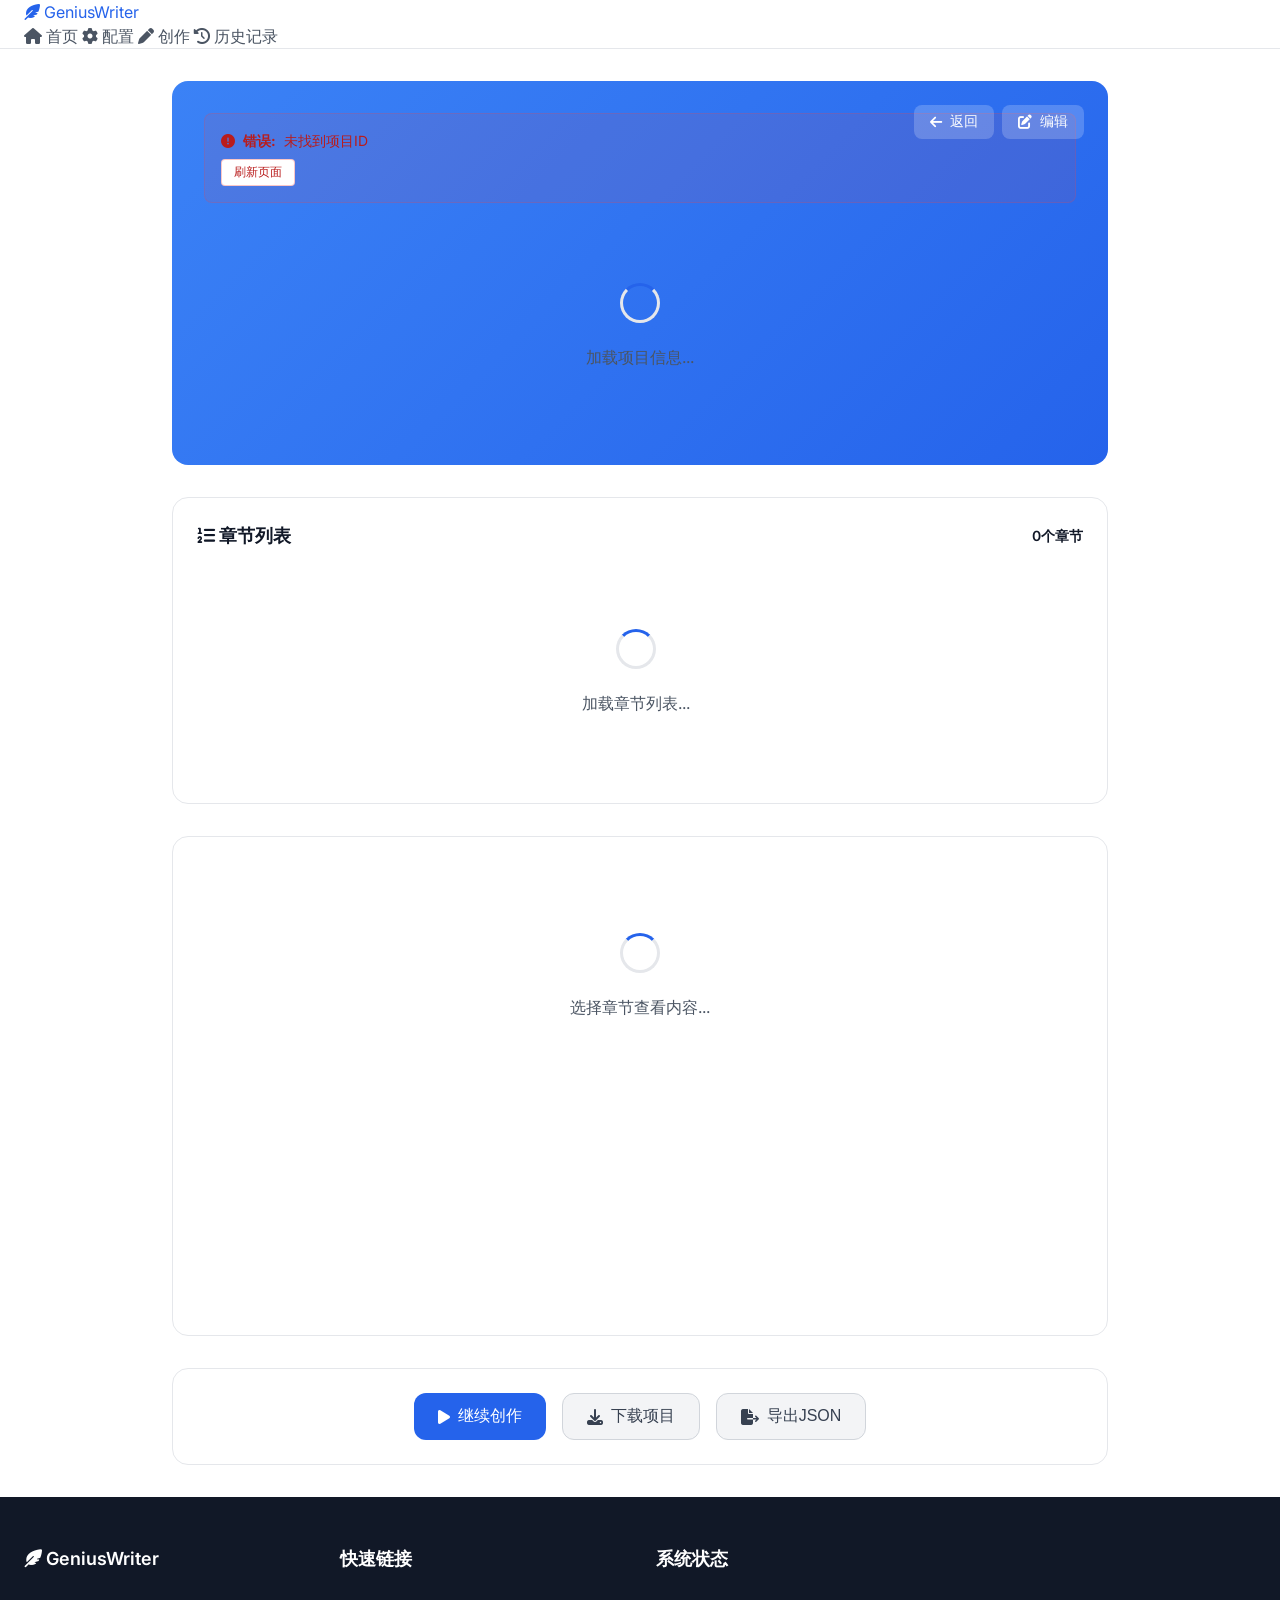
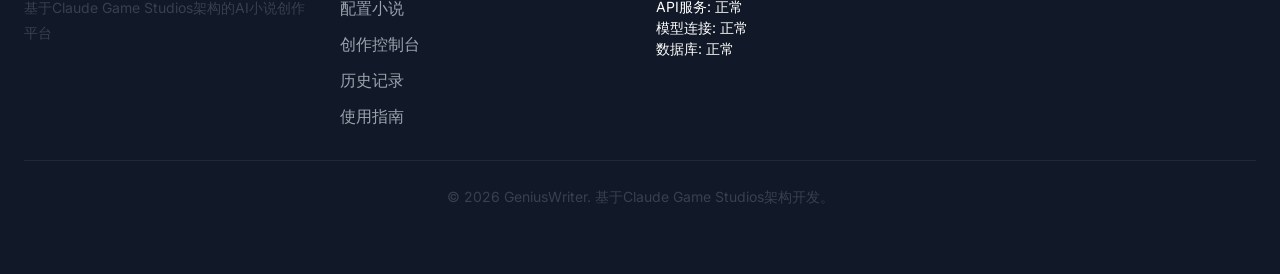
<file: project.html>
<!DOCTYPE html>
<html lang="zh-CN">
<head>
    <meta charset="UTF-8">
    <meta name="viewport" content="width=device-width, initial-scale=1.0">
    <title>项目详情 - GeniusWriter</title>
    <link rel="stylesheet" href="/static/css/style-clean.css">
    <link rel="stylesheet" href="https://cdnjs.cloudflare.com/ajax/libs/font-awesome/6.4.0/css/all.min.css">
    <link rel="preconnect" href="https://fonts.googleapis.com">
    <link rel="preconnect" href="https://fonts.gstatic.com" crossorigin>
    <link href="https://fonts.googleapis.com/css2?family=Inter:wght@400;500;600;700&display=swap" rel="stylesheet">
    <script src="/static/js/project.js" defer></script>
    <style>
        /* 项目详情页面样式 */
        .project-container {
            max-width: 1000px;
            margin: 0 auto;
            padding: 2rem;
        }
        
        .project-header {
            background: linear-gradient(135deg, var(--color-primary-light), var(--color-primary));
            border-radius: 1rem;
            padding: 2rem;
            color: white;
            margin-bottom: 2rem;
            position: relative;
        }
        
        .header-actions {
            position: absolute;
            top: 1.5rem;
            right: 1.5rem;
            display: flex;
            gap: 0.5rem;
        }
        
        .header-action-btn {
            background: rgba(255, 255, 255, 0.2);
            border: none;
            color: white;
            padding: 0.5rem 1rem;
            border-radius: 0.5rem;
            cursor: pointer;
            transition: background 0.2s ease;
            display: flex;
            align-items: center;
            gap: 0.5rem;
            font-size: 0.875rem;
        }
        
        .header-action-btn:hover {
            background: rgba(255, 255, 255, 0.3);
        }
        
        .project-title {
            font-size: 2rem;
            font-weight: 700;
            margin-bottom: 0.5rem;
            max-width: 80%;
        }
        
        .project-subtitle {
            font-size: 1.125rem;
            opacity: 0.9;
            margin-bottom: 1.5rem;
            max-width: 80%;
        }
        
        .project-meta-grid {
            display: grid;
            grid-template-columns: repeat(auto-fit, minmax(200px, 1fr));
            gap: 1rem;
            background: rgba(255, 255, 255, 0.1);
            padding: 1rem;
            border-radius: 0.75rem;
            margin-bottom: 1rem;
        }
        
        .meta-item {
            display: flex;
            flex-direction: column;
            gap: 0.25rem;
        }
        
        .meta-label {
            font-size: 0.75rem;
            opacity: 0.7;
            text-transform: uppercase;
            letter-spacing: 0.05em;
        }
        
        .meta-value {
            font-size: 1rem;
            font-weight: 500;
        }
        
        .progress-container {
            background: rgba(255, 255, 255, 0.1);
            padding: 1rem;
            border-radius: 0.75rem;
        }
        
        .progress-header {
            display: flex;
            justify-content: space-between;
            margin-bottom: 0.5rem;
        }
        
        .progress-label {
            font-size: 0.875rem;
            opacity: 0.9;
        }
        
        .progress-percent {
            font-size: 0.875rem;
            font-weight: 600;
        }
        
        .progress-bar {
            height: 10px;
            background: rgba(255, 255, 255, 0.2);
            border-radius: 5px;
            overflow: hidden;
        }
        
        .progress-fill {
            height: 100%;
            background: white;
            border-radius: 5px;
            transition: width 0.5s ease;
        }
        
        /* 章节导航 */
        .chapters-nav {
            background: var(--color-white);
            border-radius: 1rem;
            padding: 1.5rem;
            margin-bottom: 2rem;
            border: 1px solid var(--color-gray-200);
        }
        
        .nav-header {
            font-size: 1.125rem;
            font-weight: 600;
            color: var(--color-gray-900);
            margin-bottom: 1rem;
            display: flex;
            align-items: center;
            justify-content: space-between;
        }
        
        .chapters-list {
            display: grid;
            gap: 0.5rem;
            max-height: 400px;
            overflow-y: auto;
            padding-right: 0.5rem;
        }
        
        .chapter-nav-item {
            padding: 0.75rem 1rem;
            border-radius: 0.5rem;
            border: 1px solid var(--color-gray-200);
            cursor: pointer;
            transition: all 0.2s ease;
            display: flex;
            align-items: center;
            justify-content: space-between;
        }
        
        .chapter-nav-item:hover {
            background: var(--color-gray-50);
            border-color: var(--color-gray-300);
        }
        
        .chapter-nav-item.active {
            background: var(--color-primary-light);
            border-color: var(--color-primary);
            color: var(--color-primary);
        }
        
        .chapter-nav-info {
            flex: 1;
            min-width: 0;
        }
        
        .chapter-nav-title {
            font-weight: 500;
            font-size: 0.875rem;
            white-space: nowrap;
            overflow: hidden;
            text-overflow: ellipsis;
        }
        
        .chapter-nav-number {
            font-size: 0.75rem;
            color: var(--color-gray-500);
            margin-top: 0.125rem;
        }
        
        .chapter-nav-status {
            width: 8px;
            height: 8px;
            border-radius: 50%;
            margin-left: 0.5rem;
        }
        
        .status-planned { background: var(--color-gray-400); }
        .status-writing { background: var(--color-warning); }
        .status-completed { background: var(--color-success); }
        .status-reviewed { background: var(--color-primary); }
        
        /* 章节内容 */
        .chapter-content-container {
            background: var(--color-white);
            border-radius: 1rem;
            padding: 2rem;
            border: 1px solid var(--color-gray-200);
            margin-bottom: 2rem;
            min-height: 500px;
        }
        
        .chapter-header {
            border-bottom: 2px solid var(--color-gray-200);
            padding-bottom: 1rem;
            margin-bottom: 2rem;
        }
        
        .chapter-title {
            font-size: 1.5rem;
            font-weight: 700;
            color: var(--color-gray-900);
            margin-bottom: 0.5rem;
        }
        
        .chapter-meta {
            display: flex;
            gap: 1rem;
            font-size: 0.875rem;
            color: var(--color-gray-600);
        }
        
        .chapter-content {
            line-height: 1.8;
            font-size: 1.125rem;
            color: var(--color-gray-800);
            white-space: pre-wrap;
            word-wrap: break-word;
        }
        
        .empty-chapter {
            text-align: center;
            padding: 4rem 2rem;
            color: var(--color-gray-500);
        }
        
        .empty-chapter-icon {
            font-size: 4rem;
            margin-bottom: 1.5rem;
            opacity: 0.5;
        }
        
        .empty-chapter-text {
            font-size: 1.125rem;
            margin-bottom: 1rem;
        }
        
        /* 底部操作栏 */
        .bottom-actions {
            display: flex;
            gap: 1rem;
            justify-content: center;
            padding: 1.5rem;
            background: var(--color-white);
            border-radius: 1rem;
            border: 1px solid var(--color-gray-200);
        }
        
        .action-btn {
            padding: 0.75rem 1.5rem;
            border-radius: 0.75rem;
            font-weight: 500;
            cursor: pointer;
            transition: all 0.2s ease;
            border: none;
            display: flex;
            align-items: center;
            gap: 0.5rem;
            font-size: 1rem;
        }
        
        .action-btn-primary {
            background: var(--color-primary);
            color: white;
        }
        
        .action-btn-primary:hover {
            background: var(--color-primary-dark);
        }
        
        .action-btn-secondary {
            background: var(--color-gray-100);
            color: var(--color-gray-700);
            border: 1px solid var(--color-gray-300);
        }
        
        .action-btn-secondary:hover {
            background: var(--color-gray-200);
        }
        
        /* 响应式调整 */
        @media (max-width: 768px) {
            .project-container {
                padding: 1rem;
            }
            
            .project-header {
                padding: 1.5rem;
            }
            
            .header-actions {
                position: static;
                margin-bottom: 1rem;
                justify-content: flex-end;
            }
            
            .project-title {
                font-size: 1.5rem;
                max-width: 100%;
            }
            
            .project-meta-grid {
                grid-template-columns: 1fr;
            }
            
            .chapter-content-container {
                padding: 1.5rem;
            }
            
            .bottom-actions {
                flex-direction: column;
            }
        }
        
        /* 加载状态 */
        .loading-state {
            text-align: center;
            padding: 4rem 2rem;
        }
        
        .loading-spinner {
            display: inline-block;
            width: 40px;
            height: 40px;
            border: 3px solid var(--color-gray-200);
            border-radius: 50%;
            border-top-color: var(--color-primary);
            animation: spin 1s ease-in-out infinite;
            margin-bottom: 1rem;
        }
        
        @keyframes spin {
            to { transform: rotate(360deg); }
        }
        
        .loading-text {
            color: var(--color-gray-600);
        }
    </style>
</head>
<body>
    <!-- 导航栏 -->
    <nav class="navbar">
        <div class="container">
            <div class="navbar-brand">
                <a href="/" class="logo">
                    <i class="fas fa-feather-alt"></i>
                    GeniusWriter
                </a>
            </div>
            
            <div class="navbar-menu">
                <a href="/" class="nav-link">
                    <i class="fas fa-home"></i>
                    首页
                </a>
                <a href="/config" class="nav-link">
                    <i class="fas fa-cog"></i>
                    配置
                </a>
                <a href="/writing" class="nav-link">
                    <i class="fas fa-pen"></i>
                    创作
                </a>
                <a href="/history" class="nav-link">
                    <i class="fas fa-history"></i>
                    历史记录
                </a>
            </div>
        </div>
    </nav>
    
    <!-- 项目详情内容 -->
    <main class="project-container">
        <!-- 项目头部信息（动态加载） -->
        <div class="project-header" id="project-header">
            <div class="header-actions">
                <button class="header-action-btn" id="back-btn">
                    <i class="fas fa-arrow-left"></i>
                    返回
                </button>
                <button class="header-action-btn" id="edit-project-btn">
                    <i class="fas fa-edit"></i>
                    编辑
                </button>
            </div>
            
            <div class="loading-state" id="header-loading">
                <div class="loading-spinner"></div>
                <div class="loading-text">加载项目信息...</div>
            </div>
            
            <div id="project-header-content" style="display: none;">
                <h1 class="project-title" id="project-title"></h1>
                <p class="project-subtitle" id="project-subtitle"></p>
                
                <div class="project-meta-grid">
                    <div class="meta-item">
                        <span class="meta-label">作者</span>
                        <span class="meta-value" id="project-author"></span>
                    </div>
                    <div class="meta-item">
                        <span class="meta-label">类型</span>
                        <span class="meta-value" id="project-genre"></span>
                    </div>
                    <div class="meta-item">
                        <span class="meta-label">章节总数</span>
                        <span class="meta-value" id="project-chapters-total"></span>
                    </div>
                    <div class="meta-item">
                        <span class="meta-label">每章字数</span>
                        <span class="meta-value" id="project-words-per-chapter"></span>
                    </div>
                </div>
                
                <div class="progress-container">
                    <div class="progress-header">
                        <span class="progress-label">创作进度</span>
                        <span class="progress-percent" id="project-progress-percent"></span>
                    </div>
                    <div class="progress-bar">
                        <div class="progress-fill" id="project-progress-fill"></div>
                    </div>
                </div>
            </div>
        </div>
        
        <!-- 章节导航 -->
        <div class="chapters-nav">
            <div class="nav-header">
                <span>
                    <i class="fas fa-list-ol"></i>
                    章节列表
                </span>
                <span class="text-sm" id="chapters-count">0个章节</span>
            </div>
            
            <div class="chapters-list" id="chapters-list">
                <div class="loading-state">
                    <div class="loading-spinner"></div>
                    <div class="loading-text">加载章节列表...</div>
                </div>
            </div>
        </div>
        
        <!-- 章节内容 -->
        <div class="chapter-content-container">
            <div class="loading-state" id="chapter-loading">
                <div class="loading-spinner"></div>
                <div class="loading-text">选择章节查看内容...</div>
            </div>
            
            <div id="chapter-content" style="display: none;">
                <div class="chapter-header">
                    <h2 class="chapter-title" id="chapter-title"></h2>
                    <div class="chapter-meta" id="chapter-meta"></div>
                </div>
                <div class="chapter-content" id="chapter-text"></div>
            </div>
            
            <div class="empty-chapter" id="empty-chapter" style="display: none;">
                <div class="empty-chapter-icon">
                    <i class="fas fa-file-alt"></i>
                </div>
                <div class="empty-chapter-text">此章节暂无内容</div>
                <p class="text-gray-600">选择其他章节或开始创作此章节</p>
            </div>
        </div>
        
        <!-- 底部操作栏 -->
        <div class="bottom-actions">
            <button class="action-btn action-btn-primary" id="continue-writing-btn">
                <i class="fas fa-play"></i>
                继续创作
            </button>
            <button class="action-btn action-btn-secondary" id="download-project-btn">
                <i class="fas fa-download"></i>
                下载项目
            </button>
            <button class="action-btn action-btn-secondary" id="export-json-btn">
                <i class="fas fa-file-export"></i>
                导出JSON
            </button>
        </div>
    </main>
    
    <!-- 页脚 -->
    <footer class="footer">
        <div class="container">
            <div class="footer-content">
                <div class="footer-section">
                    <h4 class="footer-title">
                        <i class="fas fa-feather-alt"></i>
                        GeniusWriter
                    </h4>
                    <p class="text-sm">
                        基于Claude Game Studios架构的AI小说创作平台
                    </p>
                </div>
                
                <div class="footer-section">
                    <h4 class="footer-title">快速链接</h4>
                    <a href="/config" class="footer-link">配置小说</a>
                    <a href="/writing" class="footer-link">创作控制台</a>
                    <a href="/history" class="footer-link">历史记录</a>
                    <a href="#" class="footer-link">使用指南</a>
                </div>
                
                <div class="footer-section">
                    <h4 class="footer-title">系统状态</h4>
                    <div class="space-y-2">
                        <div class="flex items-center text-sm">
                            <div class="w-2 h-2 rounded-full bg-green-500 mr-2"></div>
                            <span>API服务: 正常</span>
                        </div>
                        <div class="flex items-center text-sm">
                            <div class="w-2 h-2 rounded-full bg-green-500 mr-2"></div>
                            <span>模型连接: 正常</span>
                        </div>
                        <div class="flex items-center text-sm">
                            <div class="w-2 h-2 rounded-full bg-green-500 mr-2"></div>
                            <span>数据库: 正常</span>
                        </div>
                    </div>
                </div>
            </div>
            
            <div class="footer-bottom">
                <p class="text-xs">
                    © 2026 GeniusWriter. 基于Claude Game Studios架构开发。
                </p>
            </div>
        </div>
    </footer>
</body>
</html>
</file>
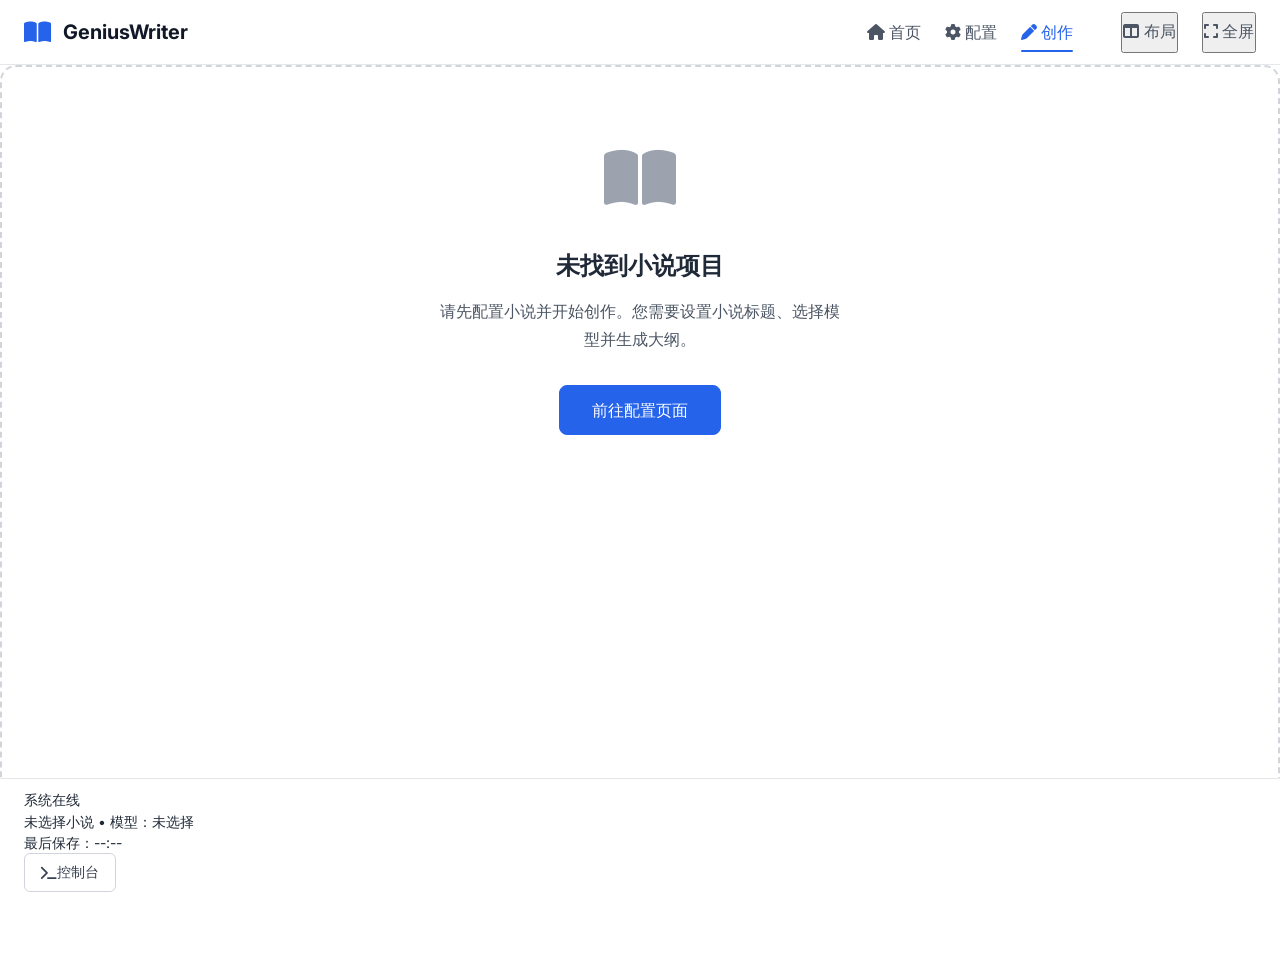
<file: writing-ux.html>
<!DOCTYPE html>
<html lang="zh-CN">
<head>
    <meta charset="UTF-8">
    <meta name="viewport" content="width=device-width, initial-scale=1.0">
    <title>创作控制台 - GeniusWriter</title>
    <link rel="stylesheet" href="/static/css/style-clean.css">
    <link rel="stylesheet" href="https://cdnjs.cloudflare.com/ajax/libs/font-awesome/6.4.0/css/all.min.css">
    <link rel="preconnect" href="https://fonts.googleapis.com">
    <link rel="preconnect" href="https://fonts.gstatic.com" crossorigin>
    <link href="https://fonts.googleapis.com/css2?family=Inter:wght@400;500;600;700&display=swap" rel="stylesheet">
    <script src="/static/js/writing-ux.js" defer></script>
    <style>
        /* 创作控制台样式 */
        .writing-console {
            display: grid;
            grid-template-columns: 300px 1fr 350px;
            gap: 1.5rem;
            height: calc(100vh - 70px);
        }
        
        /* 章节侧边栏 */
        .chapter-sidebar {
            background: var(--color-white);
            border-radius: 1rem;
            border: 1px solid var(--color-gray-200);
            overflow: hidden;
            display: flex;
            flex-direction: column;
        }
        
        .sidebar-header {
            padding: 1.25rem;
            background: var(--color-gray-50);
            border-bottom: 1px solid var(--color-gray-200);
        }
        
        .sidebar-title {
            font-size: 1.125rem;
            font-weight: 600;
            color: var(--color-gray-900);
            margin: 0;
            display: flex;
            align-items: center;
            gap: 0.5rem;
        }
        
        .chapter-list {
            flex: 1;
            overflow-y: auto;
            padding: 0.75rem;
        }
        
        .chapter-item {
            padding: 0.875rem 1rem;
            border-radius: 0.75rem;
            margin-bottom: 0.5rem;
            cursor: pointer;
            transition: all 0.2s ease;
            border: 1px solid transparent;
            display: flex;
            align-items: center;
            justify-content: space-between;
        }
        
        .chapter-item:hover {
            background: var(--color-gray-50);
            border-color: var(--color-gray-300);
        }
        
        .chapter-item.active {
            background: var(--color-primary-light);
            border-color: var(--color-primary);
            color: var(--color-primary);
        }
        
        .chapter-info {
            flex: 1;
            min-width: 0;
        }
        
        .chapter-number {
            font-weight: 600;
            font-size: 0.875rem;
            color: inherit;
        }
        
        .chapter-title {
            font-size: 0.8125rem;
            color: var(--color-gray-600);
            margin-top: 0.125rem;
            white-space: nowrap;
            overflow: hidden;
            text-overflow: ellipsis;
        }
        
        .chapter-status {
            width: 8px;
            height: 8px;
            border-radius: 50%;
            flex-shrink: 0;
        }
        
        .status-draft { background: var(--color-gray-400); }
        .status-outline { background: var(--color-blue-500); }
        .status-writing { background: var(--color-warning); }
        .status-completed { background: var(--color-success); }
        .status-reviewing { background: var(--color-purple-500); }
        
        .sidebar-footer {
            padding: 1rem;
            background: var(--color-gray-50);
            border-top: 1px solid var(--color-gray-200);
            display: flex;
            justify-content: space-between;
            align-items: center;
        }
        
        /* 编辑器区域 */
        .editor-area {
            background: var(--color-white);
            border-radius: 1rem;
            border: 1px solid var(--color-gray-200);
            overflow: hidden;
            display: flex;
            flex-direction: column;
        }
        
        .editor-header {
            padding: 1.25rem;
            background: var(--color-gray-50);
            border-bottom: 1px solid var(--color-gray-200);
            display: flex;
            justify-content: space-between;
            align-items: center;
        }
        
        .editor-title {
            font-size: 1.25rem;
            font-weight: 600;
            color: var(--color-gray-900);
            margin: 0;
        }
        
        .editor-actions {
            display: flex;
            gap: 0.5rem;
        }
        
        .editor-content {
            flex: 1;
            padding: 0;
            position: relative;
            overflow: hidden;
        }
        
        .chapter-editor {
            width: 100%;
            height: 100%;
            border: none;
            resize: none;
            font-family: var(--font-family-base);
            font-size: 1rem;
            line-height: 1.6;
            color: var(--color-gray-800);
            padding: 1.5rem;
            box-sizing: border-box;
            background: var(--color-white);
        }
        
        .chapter-editor:focus {
            outline: none;
            background: var(--color-white);
        }
        
        .editor-footer {
            padding: 1rem 1.5rem;
            background: var(--color-gray-50);
            border-top: 1px solid var(--color-gray-200);
            display: flex;
            justify-content: space-between;
            align-items: center;
            font-size: 0.875rem;
            color: var(--color-gray-600);
        }
        
        .word-count {
            display: flex;
            align-items: center;
            gap: 0.5rem;
        }
        
        /* 状态侧边栏 */
        .status-sidebar {
            display: flex;
            flex-direction: column;
            gap: 1.5rem;
        }
        
        .status-card {
            background: var(--color-white);
            border-radius: 1rem;
            border: 1px solid var(--color-gray-200);
            overflow: hidden;
        }
        
        .card-header {
            padding: 1.25rem;
            background: var(--color-gray-50);
            border-bottom: 1px solid var(--color-gray-200);
        }
        
        .card-title {
            font-size: 1rem;
            font-weight: 600;
            color: var(--color-gray-900);
            margin: 0;
            display: flex;
            align-items: center;
            gap: 0.5rem;
        }
        
        .card-body {
            padding: 1.25rem;
        }
        
        /* 进度卡片 */
        .progress-card {
            text-align: center;
        }
        
        .progress-ring {
            width: 100px;
            height: 100px;
            margin: 0 auto 1rem;
            position: relative;
        }
        
        .ring-bg {
            fill: none;
            stroke: var(--color-gray-200);
            stroke-width: 8;
        }
        
        .ring-progress {
            fill: none;
            stroke: var(--color-primary);
            stroke-width: 8;
            stroke-linecap: round;
            transform: rotate(-90deg);
            transform-origin: 50% 50%;
            transition: stroke-dashoffset 0.5s ease;
        }
        
        .progress-text {
            position: absolute;
            top: 50%;
            left: 50%;
            transform: translate(-50%, -50%);
            font-size: 1.5rem;
            font-weight: 600;
            color: var(--color-gray-900);
        }
        
        .progress-label {
            font-size: 0.875rem;
            color: var(--color-gray-600);
            margin-top: 0.5rem;
        }
        
        /* 智能体状态 */
        .agent-status-item {
            display: flex;
            align-items: center;
            justify-content: space-between;
            padding: 0.75rem 0;
            border-bottom: 1px solid var(--color-gray-100);
        }
        
        .agent-status-item:last-child {
            border-bottom: none;
        }
        
        .agent-info {
            display: flex;
            align-items: center;
            gap: 0.75rem;
        }
        
        .agent-icon {
            width: 32px;
            height: 32px;
            border-radius: 8px;
            display: flex;
            align-items: center;
            justify-content: center;
            font-size: 0.875rem;
            color: var(--color-white);
            flex-shrink: 0;
        }
        
        .icon-creative { background: linear-gradient(135deg, #8b5cf6, #7c3aed); }
        .icon-literary { background: linear-gradient(135deg, #10b981, #059669); }
        .icon-producer { background: linear-gradient(135deg, #f59e0b, #d97706); }
        .icon-expert { background: linear-gradient(135deg, #3b82f6, #1d4ed8); }
        
        .agent-name {
            font-weight: 500;
            color: var(--color-gray-800);
        }
        
        .agent-role {
            font-size: 0.75rem;
            color: var(--color-gray-600);
        }
        
        .status-indicator {
            display: flex;
            align-items: center;
            gap: 0.375rem;
            font-size: 0.75rem;
        }
        
        .indicator-dot {
            width: 8px;
            height: 8px;
            border-radius: 50%;
        }
        
        .indicator-active { background: var(--color-success); }
        .indicator-inactive { background: var(--color-gray-400); }
        .indicator-working { background: var(--color-warning); animation: pulse 1.5s infinite; }
        
        @keyframes pulse {
            0%, 100% { opacity: 1; }
            50% { opacity: 0.5; }
        }
        
        /* 快速操作 */
        .quick-actions-grid {
            display: grid;
            grid-template-columns: repeat(2, 1fr);
            gap: 0.75rem;
        }
        
        .action-button {
            padding: 0.875rem;
            background: var(--color-white);
            border: 1px solid var(--color-gray-300);
            border-radius: 0.75rem;
            display: flex;
            flex-direction: column;
            align-items: center;
            justify-content: center;
            gap: 0.5rem;
            cursor: pointer;
            transition: all 0.2s ease;
            text-align: center;
        }
        
        .action-button:hover {
            background: var(--color-gray-50);
            border-color: var(--color-gray-400);
            transform: translateY(-1px);
        }
        
        .action-icon {
            font-size: 1.25rem;
            color: var(--color-primary);
        }
        
        .action-label {
            font-size: 0.75rem;
            font-weight: 500;
            color: var(--color-gray-700);
        }
        
        /* 创作统计 */
        .stats-grid {
            display: grid;
            grid-template-columns: repeat(2, 1fr);
            gap: 0.75rem;
        }
        
        .stat-item {
            padding: 0.75rem;
            background: var(--color-gray-50);
            border-radius: 0.75rem;
            text-align: center;
        }
        
        .stat-value {
            font-size: 1.25rem;
            font-weight: 600;
            color: var(--color-gray-900);
            margin-bottom: 0.125rem;
        }
        
        .stat-label {
            font-size: 0.75rem;
            color: var(--color-gray-600);
        }
        
        /* 响应式调整 */
        @media (max-width: 1200px) {
            .writing-console {
                grid-template-columns: 280px 1fr 320px;
            }
        }
        
        @media (max-width: 992px) {
            .writing-console {
                grid-template-columns: 1fr;
                height: auto;
                gap: 1rem;
            }
            
            .writing-console > * {
                margin-bottom: 1rem;
            }
            
            .editor-area {
                min-height: 500px;
            }
        }
        
        @media (max-width: 768px) {
            .quick-actions-grid {
                grid-template-columns: repeat(4, 1fr);
            }
            
            .stats-grid {
                grid-template-columns: repeat(4, 1fr);
            }
        }
    </style>
</head>
<body>
    <!-- 导航栏 -->
    <nav class="navbar">
        <div class="navbar-container">
            <a href="/" class="navbar-logo">
                <i class="fas fa-book-open navbar-logo-icon"></i>
                <span>GeniusWriter</span>
            </a>
            <div class="navbar-nav">
                <a href="/" class="nav-link">
                    <i class="fas fa-home"></i>
                    <span class="sm-hidden">首页</span>
                </a>
                <a href="/config" class="nav-link">
                    <i class="fas fa-cog"></i>
                    <span class="sm-hidden">配置</span>
                </a>
                <a href="/writing" class="nav-link active">
                    <i class="fas fa-pen"></i>
                    <span class="sm-hidden">创作</span>
                </a>
                <div class="nav-divider"></div>
                <button id="toggle-sidebar" class="nav-link">
                    <i class="fas fa-columns"></i>
                    <span class="sm-hidden">布局</span>
                </button>
                <button id="fullscreen-editor" class="nav-link">
                    <i class="fas fa-expand"></i>
                    <span class="sm-hidden">全屏</span>
                </button>
            </div>
        </div>
    </nav>

    <!-- 创作控制台 -->
    <div class="writing-console">
        <!-- 左侧：章节侧边栏 -->
        <div class="chapter-sidebar">
            <div class="sidebar-header">
                <h3 class="sidebar-title">
                    <i class="fas fa-list-ol"></i>
                    章节导航
                </h3>
            </div>
            
            <div class="chapter-list" id="chapter-list">
                <!-- 章节列表将通过JS动态生成 -->
                <div class="text-center py-8 text-gray-500">
                    <i class="fas fa-spinner fa-spin mb-2"></i>
                    <div>加载章节列表...</div>
                </div>
            </div>
            
            <div class="sidebar-footer">
                <div>
                    <span class="text-sm text-gray-600">共 <span id="total-chapters">0</span> 章</span>
                </div>
                <div class="flex gap-2">
                    <button id="add-chapter" class="btn btn-sm btn-secondary">
                        <i class="fas fa-plus"></i>
                    </button>
                    <button id="refresh-chapters" class="btn btn-sm btn-secondary">
                        <i class="fas fa-sync-alt"></i>
                    </button>
                </div>
            </div>
        </div>
        
        <!-- 中间：编辑器区域 -->
        <div class="editor-area">
            <div class="editor-header">
                <div>
                    <h2 class="editor-title" id="current-chapter-title">第1章：请选择章节</h2>
                    <div class="text-sm text-gray-600 mt-1">
                        <span id="chapter-status-display">状态：未开始</span>
                        <span class="mx-2">•</span>
                        <span id="chapter-model-display">模型：未选择</span>
                    </div>
                </div>
                <div class="editor-actions">
                    <button id="save-chapter" class="btn btn-primary btn-sm">
                        <i class="fas fa-save mr-1"></i>
                        保存
                    </button>
                    <button id="write-chapter" class="btn btn-success btn-sm">
                        <i class="fas fa-feather mr-1"></i>
                        创作
                    </button>
                </div>
            </div>
            
            <div class="editor-content">
                <textarea class="chapter-editor" id="chapter-content" 
                          placeholder="在这里输入或创作章节内容...
                          
使用快捷键：
• Ctrl+S: 保存章节
• Ctrl+Enter: 开始创作
• Ctrl+Z: 撤销
• Ctrl+Shift+Z: 重做"></textarea>
            </div>
            
            <div class="editor-footer">
                <div class="word-count">
                    <i class="fas fa-font"></i>
                    <span id="word-count">0</span> 字
                    <span class="mx-2">•</span>
                    <i class="fas fa-clock"></i>
                    <span id="char-count">0</span> 字符
                </div>
                <div>
                    <span id="auto-save-status" class="text-xs text-gray-500">自动保存已启用</span>
                </div>
            </div>
        </div>
        
        <!-- 右侧：状态侧边栏 -->
        <div class="status-sidebar">
            <!-- 进度卡片 -->
            <div class="status-card progress-card">
                <div class="card-header">
                    <h4 class="card-title">
                        <i class="fas fa-chart-line"></i>
                        创作进度
                    </h4>
                </div>
                <div class="card-body">
                    <div class="progress-ring">
                        <svg viewBox="0 0 100 100">
                            <circle class="ring-bg" cx="50" cy="50" r="45"></circle>
                            <circle class="ring-progress" cx="50" cy="50" r="45" 
                                    stroke-dasharray="283" stroke-dashoffset="283"></circle>
                        </svg>
                        <div class="progress-text" id="progress-percent">0%</div>
                    </div>
                    <div class="progress-label" id="progress-label">0/10 章完成</div>
                    
                    <div class="mt-4">
                        <div class="text-sm text-gray-600 mb-1">预计完成时间</div>
                        <div class="text-lg font-semibold" id="estimated-completion">--:--</div>
                    </div>
                </div>
            </div>
            
            <!-- 智能体状态 -->
            <div class="status-card">
                <div class="card-header">
                    <h4 class="card-title">
                        <i class="fas fa-robot"></i>
                        智能体状态
                    </h4>
                </div>
                <div class="card-body">
                    <div class="space-y-1">
                        <!-- 智能体状态将通过JS动态生成 -->
                        <div class="agent-status-item">
                            <div class="agent-info">
                                <div class="agent-icon icon-creative">
                                    <i class="fas fa-palette"></i>
                                </div>
                                <div>
                                    <div class="agent-name">创意总监</div>
                                    <div class="agent-role">风格指导</div>
                                </div>
                            </div>
                            <div class="status-indicator">
                                <div class="indicator-dot indicator-active"></div>
                                <span>就绪</span>
                            </div>
                        </div>
                        
                        <div class="agent-status-item">
                            <div class="agent-info">
                                <div class="agent-icon icon-literary">
                                    <i class="fas fa-book-open"></i>
                                </div>
                                <div>
                                    <div class="agent-name">文学总监</div>
                                    <div class="agent-role">文学质量</div>
                                </div>
                            </div>
                            <div class="status-indicator">
                                <div class="indicator-dot indicator-active"></div>
                                <span>就绪</span>
                            </div>
                        </div>
                        
                        <div class="agent-status-item">
                            <div class="agent-info">
                                <div class="agent-icon icon-producer">
                                    <i class="fas fa-tasks"></i>
                                </div>
                                <div>
                                    <div class="agent-name">制作人</div>
                                    <div class="agent-role">项目协调</div>
                                </div>
                            </div>
                            <div class="status-indicator">
                                <div class="indicator-dot indicator-active"></div>
                                <span>就绪</span>
                            </div>
                        </div>
                        
                        <div class="agent-status-item">
                            <div class="agent-info">
                                <div class="agent-icon icon-expert">
                                    <i class="fas fa-user-tie"></i>
                                </div>
                                <div>
                                    <div class="agent-name">专家团队</div>
                                    <div class="agent-role">8位专家</div>
                                </div>
                            </div>
                            <div class="status-indicator">
                                <div class="indicator-dot indicator-active"></div>
                                <span>就绪</span>
                            </div>
                        </div>
                    </div>
                </div>
            </div>
            
            <!-- 快速操作 -->
            <div class="status-card">
                <div class="card-header">
                    <h4 class="card-title">
                        <i class="fas fa-bolt"></i>
                        快速操作
                    </h4>
                </div>
                <div class="card-body">
                    <div class="quick-actions-grid">
                        <button class="action-button" id="quick-outline">
                            <i class="fas fa-sitemap action-icon"></i>
                            <span class="action-label">生成大纲</span>
                        </button>
                        <button class="action-button" id="quick-quality">
                            <i class="fas fa-check-circle action-icon"></i>
                            <span class="action-label">质量检查</span>
                        </button>
                        <button class="action-button" id="quick-format">
                            <i class="fas fa-paint-brush action-icon"></i>
                            <span class="action-label">自动格式化</span>
                        </button>
                        <button class="action-button" id="quick-export">
                            <i class="fas fa-download action-icon"></i>
                            <span class="action-label">导出本章</span>
                        </button>
                        <button class="action-button" id="quick-feedback">
                            <i class="fas fa-comment-dots action-icon"></i>
                            <span class="action-label">获取反馈</span>
                        </button>
                        <button class="action-button" id="quick-inspire">
                            <i class="fas fa-lightbulb action-icon"></i>
                            <span class="action-label">创作灵感</span>
                        </button>
                        <button class="action-button" id="quick-settings">
                            <i class="fas fa-cog action-icon"></i>
                            <span class="action-label">配置</span>
                        </button>
                        <button class="action-button" id="quick-help">
                            <i class="fas fa-question action-icon"></i>
                            <span class="action-label">帮助</span>
                        </button>
                    </div>
                </div>
            </div>
            
            <!-- 创作统计 -->
            <div class="status-card">
                <div class="card-header">
                    <h4 class="card-title">
                        <i class="fas fa-chart-bar"></i>
                        创作统计
                    </h4>
                </div>
                <div class="card-body">
                    <div class="stats-grid">
                        <div class="stat-item">
                            <div class="stat-value" id="stat-chapters">0</div>
                            <div class="stat-label">已完成章节</div>
                        </div>
                        <div class="stat-item">
                            <div class="stat-value" id="stat-words">0</div>
                            <div class="stat-label">总字数</div>
                        </div>
                        <div class="stat-item">
                            <div class="stat-value" id="stat-time">0</div>
                            <div class="stat-label">创作时长(分)</div>
                        </div>
                        <div class="stat-item">
                            <div class="stat-value" id="stat-quality">0%</div>
                            <div class="stat-label">平均质量</div>
                        </div>
                    </div>
                </div>
            </div>
        </div>
    </div>

    <!-- 模态框容器 -->
    <div id="modal-container"></div>

    <!-- 底部状态栏 -->
    <div class="status-bar">
        <div class="container">
            <div class="flex justify-between items-center">
                <div class="flex items-center gap-4">
                    <div class="flex items-center gap-2">
                        <div class="w-2 h-2 rounded-full bg-green-500"></div>
                        <span class="text-sm">系统在线</span>
                    </div>
                    <div class="text-sm text-gray-600">
                        <span id="current-novel-title">未选择小说</span>
                        <span class="mx-2">•</span>
                        <span id="current-model">模型：未选择</span>
                    </div>
                </div>
                <div class="flex items-center gap-4">
                    <div class="text-sm text-gray-600">
                        最后保存：<span id="last-saved">--:--</span>
                    </div>
                    <button id="toggle-console" class="btn btn-sm btn-secondary">
                        <i class="fas fa-terminal"></i>
                        控制台
                    </button>
                </div>
            </div>
        </div>
    </div>

    <script>
        // 基础样式覆盖
        const style = document.createElement('style');
        style.textContent = `
            .status-bar {
                position: fixed;
                bottom: 0;
                left: 0;
                right: 0;
                background: var(--color-white);
                border-top: 1px solid var(--color-gray-200);
                padding: 0.5rem 0;
                z-index: 100;
            }
            
            .status-bar .container {
                max-width: 100%;
                padding: 0 1.5rem;
            }
            
            .writing-console {
                margin-bottom: 60px;
            }
            
            @media (max-width: 992px) {
                .writing-console {
                    margin-bottom: 0;
                }
                .status-bar {
                    position: static;
                    margin-top: 1rem;
                }
            }
        `;
        document.head.appendChild(style);
    </script>
</body>
</html>
</file>
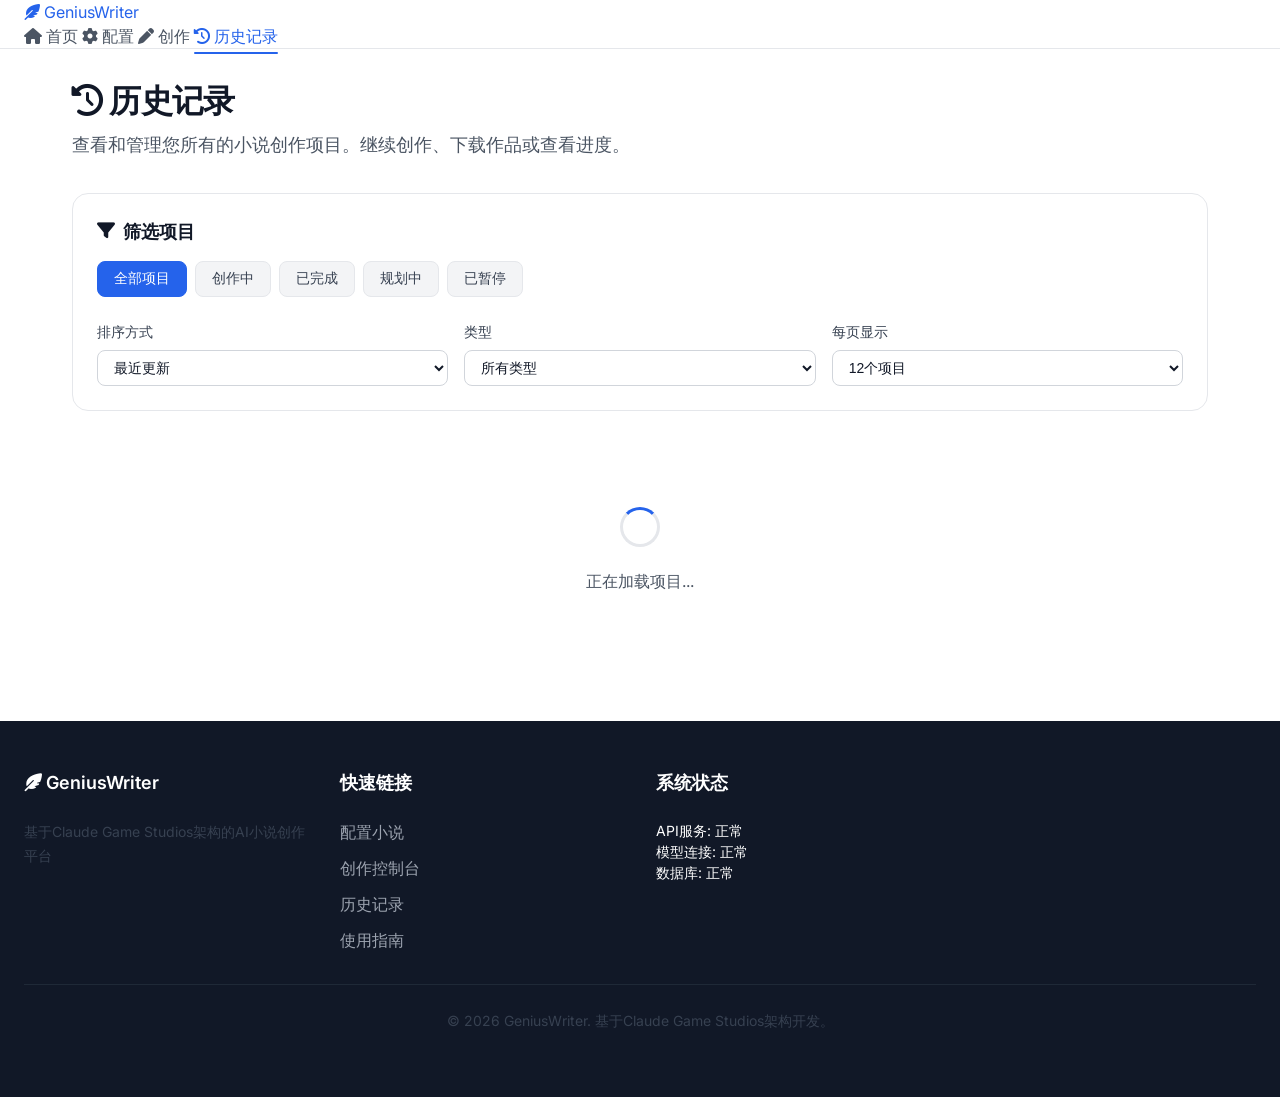
<file: templates/history.html>
<!DOCTYPE html>
<html lang="zh-CN">
<head>
    <meta charset="UTF-8">
    <meta name="viewport" content="width=device-width, initial-scale=1.0">
    <title>历史记录 - GeniusWriter</title>
    <link rel="stylesheet" href="/static/css/style-clean.css">
    <link rel="stylesheet" href="https://cdnjs.cloudflare.com/ajax/libs/font-awesome/6.4.0/css/all.min.css">
    <link rel="preconnect" href="https://fonts.googleapis.com">
    <link rel="preconnect" href="https://fonts.gstatic.com" crossorigin>
    <link href="https://fonts.googleapis.com/css2?family=Inter:wght@400;500;600;700&display=swap" rel="stylesheet">
    <script src="/static/js/history.js" defer></script>
    <style>
        /* 历史记录页面样式 */
        .history-container {
            max-width: 1200px;
            margin: 0 auto;
            padding: 2rem;
        }
        
        .page-header {
            margin-bottom: 2rem;
        }
        
        .page-title {
            font-size: 2rem;
            font-weight: 700;
            color: var(--color-gray-900);
            margin-bottom: 0.5rem;
        }
        
        .page-description {
            color: var(--color-gray-600);
            font-size: 1.125rem;
        }
        
        /* 过滤器 */
        .filters-container {
            background: var(--color-white);
            border-radius: 1rem;
            padding: 1.5rem;
            margin-bottom: 2rem;
            border: 1px solid var(--color-gray-200);
        }
        
        .filters-header {
            font-size: 1.125rem;
            font-weight: 600;
            color: var(--color-gray-900);
            margin-bottom: 1rem;
            display: flex;
            align-items: center;
            gap: 0.5rem;
        }
        
        .filter-tabs {
            display: flex;
            gap: 0.5rem;
            margin-bottom: 1.5rem;
            flex-wrap: wrap;
        }
        
        .filter-tab {
            padding: 0.5rem 1rem;
            border-radius: 0.5rem;
            background: var(--color-gray-100);
            color: var(--color-gray-700);
            border: 1px solid var(--color-gray-200);
            cursor: pointer;
            transition: all 0.2s ease;
            font-size: 0.875rem;
        }
        
        .filter-tab:hover {
            background: var(--color-gray-200);
        }
        
        .filter-tab.active {
            background: var(--color-primary);
            color: white;
            border-color: var(--color-primary);
        }
        
        .filter-options {
            display: grid;
            grid-template-columns: repeat(auto-fit, minmax(200px, 1fr));
            gap: 1rem;
        }
        
        .filter-group {
            display: flex;
            flex-direction: column;
            gap: 0.5rem;
        }
        
        .filter-label {
            font-size: 0.875rem;
            font-weight: 500;
            color: var(--color-gray-700);
        }
        
        .filter-select {
            padding: 0.5rem 0.75rem;
            border-radius: 0.5rem;
            border: 1px solid var(--color-gray-300);
            background: white;
            font-size: 0.875rem;
            color: var(--color-gray-900);
            transition: border-color 0.2s ease;
        }
        
        .filter-select:focus {
            outline: none;
            border-color: var(--color-primary);
            box-shadow: 0 0 0 3px rgba(59, 130, 246, 0.1);
        }
        
        /* 项目网格 */
        .projects-grid {
            display: grid;
            grid-template-columns: repeat(auto-fill, minmax(350px, 1fr));
            gap: 1.5rem;
            margin-bottom: 2rem;
        }
        
        .project-card {
            background: var(--color-white);
            border-radius: 1rem;
            border: 1px solid var(--color-gray-200);
            overflow: hidden;
            transition: all 0.3s ease;
            display: flex;
            flex-direction: column;
            height: 100%;
        }
        
        .project-card:hover {
            transform: translateY(-4px);
            box-shadow: 0 10px 25px -5px rgba(0, 0, 0, 0.1);
            border-color: var(--color-primary-light);
        }
        
        .project-header {
            padding: 1.5rem;
            background: linear-gradient(135deg, var(--color-primary-light), var(--color-primary));
            color: white;
            position: relative;
        }
        
        .project-status {
            position: absolute;
            top: 1rem;
            right: 1rem;
            padding: 0.25rem 0.75rem;
            border-radius: 9999px;
            font-size: 0.75rem;
            font-weight: 600;
            text-transform: uppercase;
            letter-spacing: 0.05em;
        }
        
        .status-planning { background: rgba(255, 255, 255, 0.2); color: white; }
        .status-writing { background: rgba(34, 197, 94, 0.2); color: rgb(21, 128, 61); }
        .status-reviewing { background: rgba(245, 158, 11, 0.2); color: rgb(180, 83, 9); }
        .status-completed { background: rgba(34, 197, 94, 0.2); color: rgb(21, 128, 61); }
        .status-paused { background: rgba(239, 68, 68, 0.2); color: rgb(185, 28, 28); }
        
        .project-title {
            font-size: 1.25rem;
            font-weight: 700;
            margin-bottom: 0.5rem;
            line-height: 1.3;
            max-width: 80%;
        }
        
        .project-meta {
            display: flex;
            gap: 1rem;
            font-size: 0.875rem;
            opacity: 0.9;
        }
        
        .project-body {
            padding: 1.5rem;
            flex: 1;
            display: flex;
            flex-direction: column;
        }
        
        .project-description {
            color: var(--color-gray-600);
            margin-bottom: 1.5rem;
            line-height: 1.5;
            flex: 1;
        }
        
        .project-stats {
            display: grid;
            grid-template-columns: repeat(2, 1fr);
            gap: 1rem;
            margin-bottom: 1.5rem;
        }
        
        .stat-item {
            display: flex;
            flex-direction: column;
            gap: 0.25rem;
        }
        
        .stat-label {
            font-size: 0.75rem;
            color: var(--color-gray-500);
            text-transform: uppercase;
            letter-spacing: 0.05em;
        }
        
        .stat-value {
            font-size: 1rem;
            font-weight: 600;
            color: var(--color-gray-900);
        }
        
        .progress-container {
            margin-bottom: 1.5rem;
        }
        
        .progress-header {
            display: flex;
            justify-content: space-between;
            margin-bottom: 0.5rem;
        }
        
        .progress-label {
            font-size: 0.875rem;
            color: var(--color-gray-700);
        }
        
        .progress-percent {
            font-size: 0.875rem;
            font-weight: 600;
            color: var(--color-primary);
        }
        
        .progress-bar {
            height: 8px;
            background: var(--color-gray-200);
            border-radius: 4px;
            overflow: hidden;
        }
        
        .progress-fill {
            height: 100%;
            background: linear-gradient(90deg, var(--color-primary-light), var(--color-primary));
            border-radius: 4px;
            transition: width 0.5s ease;
        }
        
        .project-actions {
            display: flex;
            gap: 0.5rem;
            margin-top: auto;
        }
        
        .action-btn {
            flex: 1;
            padding: 0.5rem 1rem;
            border-radius: 0.5rem;
            font-size: 0.875rem;
            font-weight: 500;
            cursor: pointer;
            transition: all 0.2s ease;
            text-align: center;
            border: 1px solid transparent;
        }
        
        .action-btn-primary {
            background: var(--color-primary);
            color: white;
        }
        
        .action-btn-primary:hover {
            background: var(--color-primary-dark);
        }
        
        .action-btn-secondary {
            background: var(--color-gray-100);
            color: var(--color-gray-700);
            border-color: var(--color-gray-300);
        }
        
        .action-btn-secondary:hover {
            background: var(--color-gray-200);
        }
        
        .action-btn-danger {
            background: rgba(239, 68, 68, 0.1);
            color: rgb(185, 28, 28);
            border-color: rgba(239, 68, 68, 0.2);
        }
        
        .action-btn-danger:hover {
            background: rgba(239, 68, 68, 0.2);
        }
        
        /* 空状态 */
        .empty-state {
            grid-column: 1 / -1;
            text-align: center;
            padding: 4rem 2rem;
            background: var(--color-white);
            border-radius: 1rem;
            border: 2px dashed var(--color-gray-300);
        }
        
        .empty-icon {
            font-size: 4rem;
            color: var(--color-gray-400);
            margin-bottom: 1.5rem;
        }
        
        .empty-title {
            font-size: 1.5rem;
            font-weight: 600;
            color: var(--color-gray-800);
            margin-bottom: 1rem;
        }
        
        .empty-description {
            color: var(--color-gray-600);
            max-width: 400px;
            margin: 0 auto 2rem;
        }
        
        /* 加载状态 */
        .loading-state {
            grid-column: 1 / -1;
            text-align: center;
            padding: 4rem 2rem;
        }
        
        .loading-spinner {
            display: inline-block;
            width: 40px;
            height: 40px;
            border: 3px solid var(--color-gray-200);
            border-radius: 50%;
            border-top-color: var(--color-primary);
            animation: spin 1s ease-in-out infinite;
            margin-bottom: 1rem;
        }
        
        @keyframes spin {
            to { transform: rotate(360deg); }
        }
        
        .loading-text {
            color: var(--color-gray-600);
        }
        
        /* 分页 */
        .pagination {
            display: flex;
            justify-content: center;
            align-items: center;
            gap: 0.5rem;
            margin-top: 2rem;
        }
        
        .page-btn {
            padding: 0.5rem 1rem;
            border-radius: 0.5rem;
            border: 1px solid var(--color-gray-300);
            background: white;
            color: var(--color-gray-700);
            cursor: pointer;
            transition: all 0.2s ease;
        }
        
        .page-btn:hover:not(:disabled) {
            background: var(--color-gray-100);
        }
        
        .page-btn.active {
            background: var(--color-primary);
            color: white;
            border-color: var(--color-primary);
        }
        
        .page-btn:disabled {
            opacity: 0.5;
            cursor: not-allowed;
        }
        
        .page-info {
            font-size: 0.875rem;
            color: var(--color-gray-600);
        }
        
        /* 响应式调整 */
        @media (max-width: 768px) {
            .history-container {
                padding: 1rem;
            }
            
            .projects-grid {
                grid-template-columns: 1fr;
            }
            
            .filter-options {
                grid-template-columns: 1fr;
            }
            
            .project-stats {
                grid-template-columns: repeat(2, 1fr);
            }
            
            .project-actions {
                flex-direction: column;
            }
        }
    </style>
</head>
<body>
    <!-- 导航栏 -->
    <nav class="navbar">
        <div class="container">
            <div class="navbar-brand">
                <a href="/" class="logo">
                    <i class="fas fa-feather-alt"></i>
                    GeniusWriter
                </a>
            </div>
            
            <div class="navbar-menu">
                <a href="/" class="nav-link">
                    <i class="fas fa-home"></i>
                    首页
                </a>
                <a href="/config" class="nav-link">
                    <i class="fas fa-cog"></i>
                    配置
                </a>
                <a href="/writing" class="nav-link">
                    <i class="fas fa-pen"></i>
                    创作
                </a>
                <a href="/history" class="nav-link active">
                    <i class="fas fa-history"></i>
                    历史记录
                </a>
            </div>
        </div>
    </nav>
    
    <!-- 历史记录内容 -->
    <main class="history-container">
        <div class="page-header">
            <h1 class="page-title">
                <i class="fas fa-history mr-2"></i>
                历史记录
            </h1>
            <p class="page-description">
                查看和管理您所有的小说创作项目。继续创作、下载作品或查看进度。
            </p>
        </div>
        
        <!-- 过滤器 -->
        <div class="filters-container">
            <div class="filters-header">
                <i class="fas fa-filter"></i>
                筛选项目
            </div>
            
            <div class="filter-tabs">
                <button class="filter-tab active" data-filter="all">全部项目</button>
                <button class="filter-tab" data-filter="writing">创作中</button>
                <button class="filter-tab" data-filter="completed">已完成</button>
                <button class="filter-tab" data-filter="planning">规划中</button>
                <button class="filter-tab" data-filter="paused">已暂停</button>
            </div>
            
            <div class="filter-options">
                <div class="filter-group">
                    <label class="filter-label">排序方式</label>
                    <select class="filter-select" id="sort-by">
                        <option value="updated_at">最近更新</option>
                        <option value="created_at">创建时间</option>
                        <option value="title">标题</option>
                        <option value="progress">进度</option>
                    </select>
                </div>
                
                <div class="filter-group">
                    <label class="filter-label">类型</label>
                    <select class="filter-select" id="genre-filter">
                        <option value="all">所有类型</option>
                        <option value="都市">都市小说</option>
                        <option value="玄幻">玄幻小说</option>
                        <option value="科幻">科幻小说</option>
                        <option value="历史">历史小说</option>
                        <option value="言情">言情小说</option>
                        <option value="悬疑">悬疑小说</option>
                    </select>
                </div>
                
                <div class="filter-group">
                    <label class="filter-label">每页显示</label>
                    <select class="filter-select" id="page-size">
                        <option value="12">12个项目</option>
                        <option value="24">24个项目</option>
                        <option value="48">48个项目</option>
                        <option value="100">全部项目</option>
                    </select>
                </div>
            </div>
        </div>
        
        <!-- 项目网格 -->
        <div class="projects-grid" id="projects-grid">
            <!-- 项目卡片将在这里动态加载 -->
            <div class="loading-state">
                <div class="loading-spinner"></div>
                <div class="loading-text">正在加载项目...</div>
            </div>
        </div>
        
        <!-- 分页 -->
        <div class="pagination" id="pagination" style="display: none;">
            <button class="page-btn" id="prev-page" disabled>
                <i class="fas fa-chevron-left"></i>
            </button>
            
            <div class="page-info" id="page-info">第 1 页，共 1 页</div>
            
            <button class="page-btn" id="next-page" disabled>
                <i class="fas fa-chevron-right"></i>
            </button>
        </div>
    </main>
    
    <!-- 页脚 -->
    <footer class="footer">
        <div class="container">
            <div class="footer-content">
                <div class="footer-section">
                    <h4 class="footer-title">
                        <i class="fas fa-feather-alt"></i>
                        GeniusWriter
                    </h4>
                    <p class="text-sm">
                        基于Claude Game Studios架构的AI小说创作平台
                    </p>
                </div>
                
                <div class="footer-section">
                    <h4 class="footer-title">快速链接</h4>
                    <a href="/config" class="footer-link">配置小说</a>
                    <a href="/writing" class="footer-link">创作控制台</a>
                    <a href="/history" class="footer-link">历史记录</a>
                    <a href="#" class="footer-link">使用指南</a>
                </div>
                
                <div class="footer-section">
                    <h4 class="footer-title">系统状态</h4>
                    <div class="space-y-2">
                        <div class="flex items-center text-sm">
                            <div class="w-2 h-2 rounded-full bg-green-500 mr-2"></div>
                            <span>API服务: 正常</span>
                        </div>
                        <div class="flex items-center text-sm">
                            <div class="w-2 h-2 rounded-full bg-green-500 mr-2"></div>
                            <span>模型连接: 正常</span>
                        </div>
                        <div class="flex items-center text-sm">
                            <div class="w-2 h-2 rounded-full bg-green-500 mr-2"></div>
                            <span>数据库: 正常</span>
                        </div>
                    </div>
                </div>
            </div>
            
            <div class="footer-bottom">
                <p class="text-xs">
                    © 2026 GeniusWriter. 基于Claude Game Studios架构开发。
                </p>
            </div>
        </div>
    </footer>
</body>
</html>
</file>
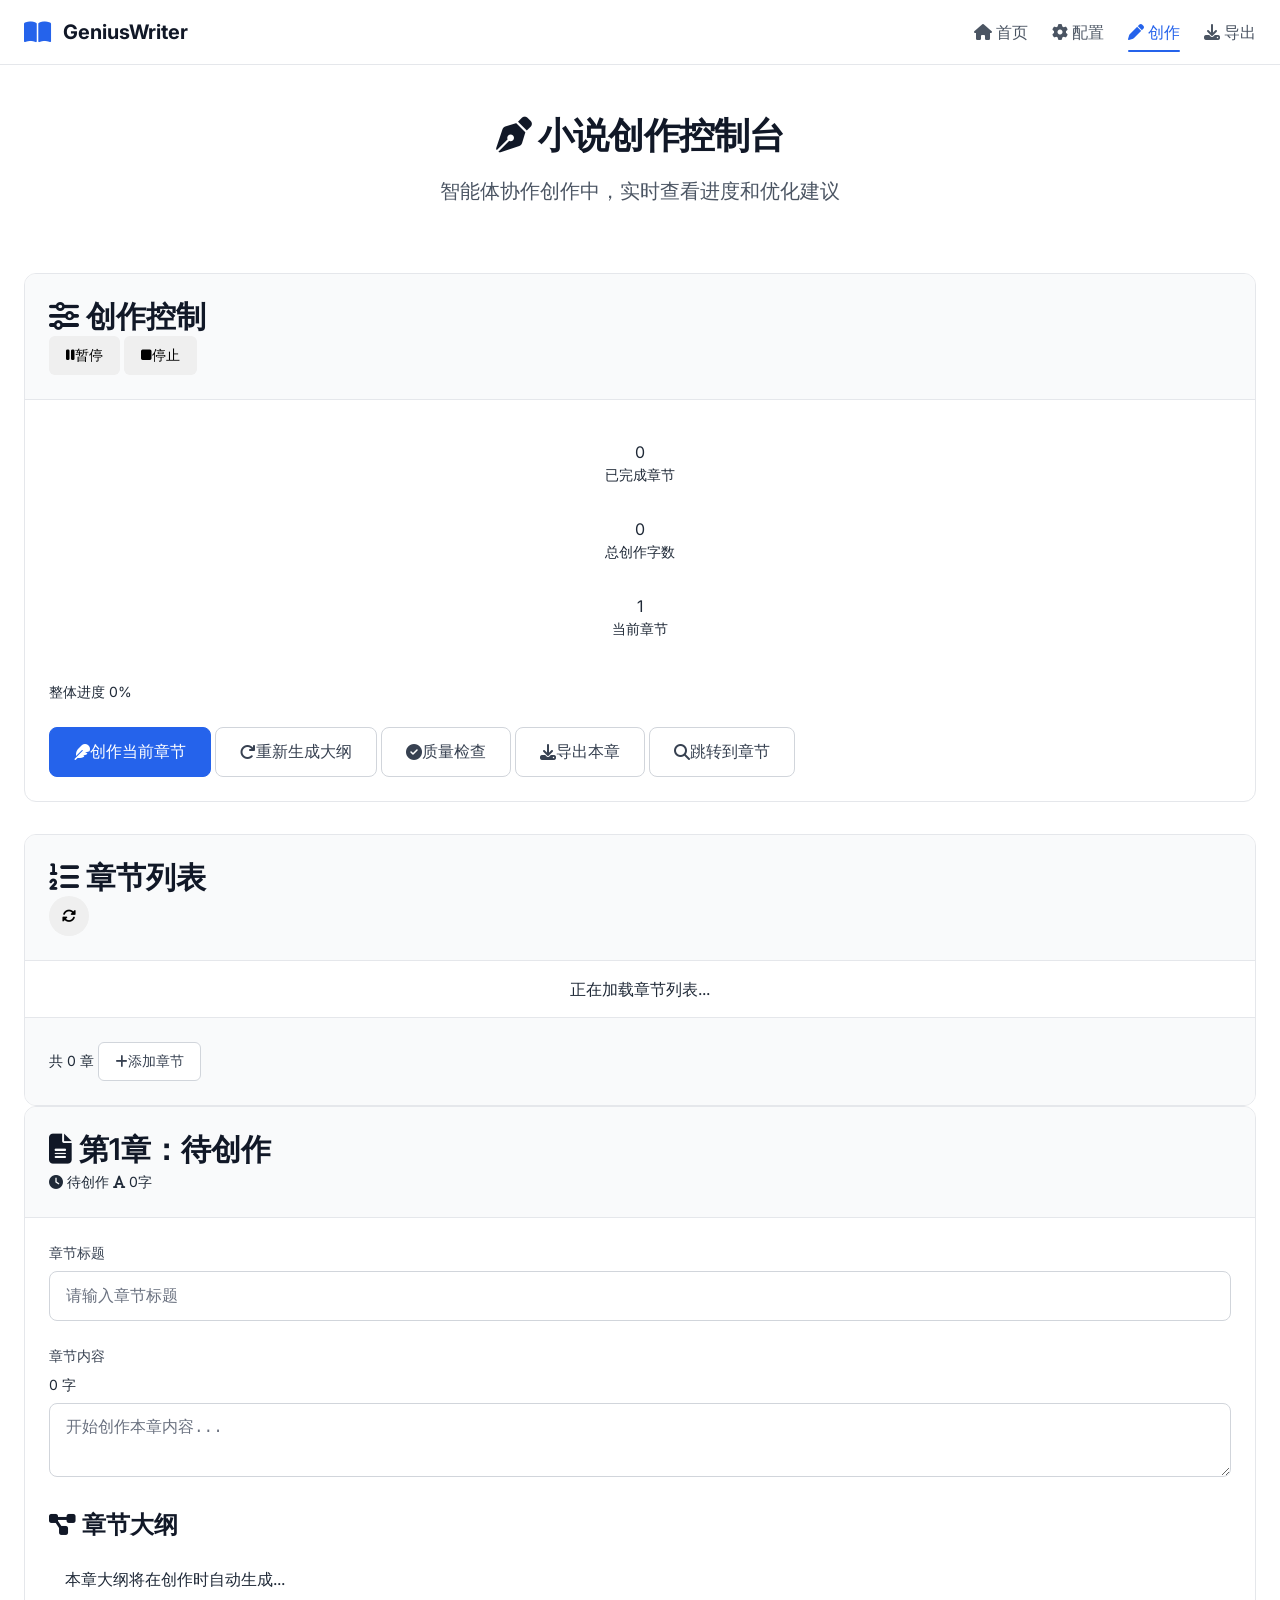
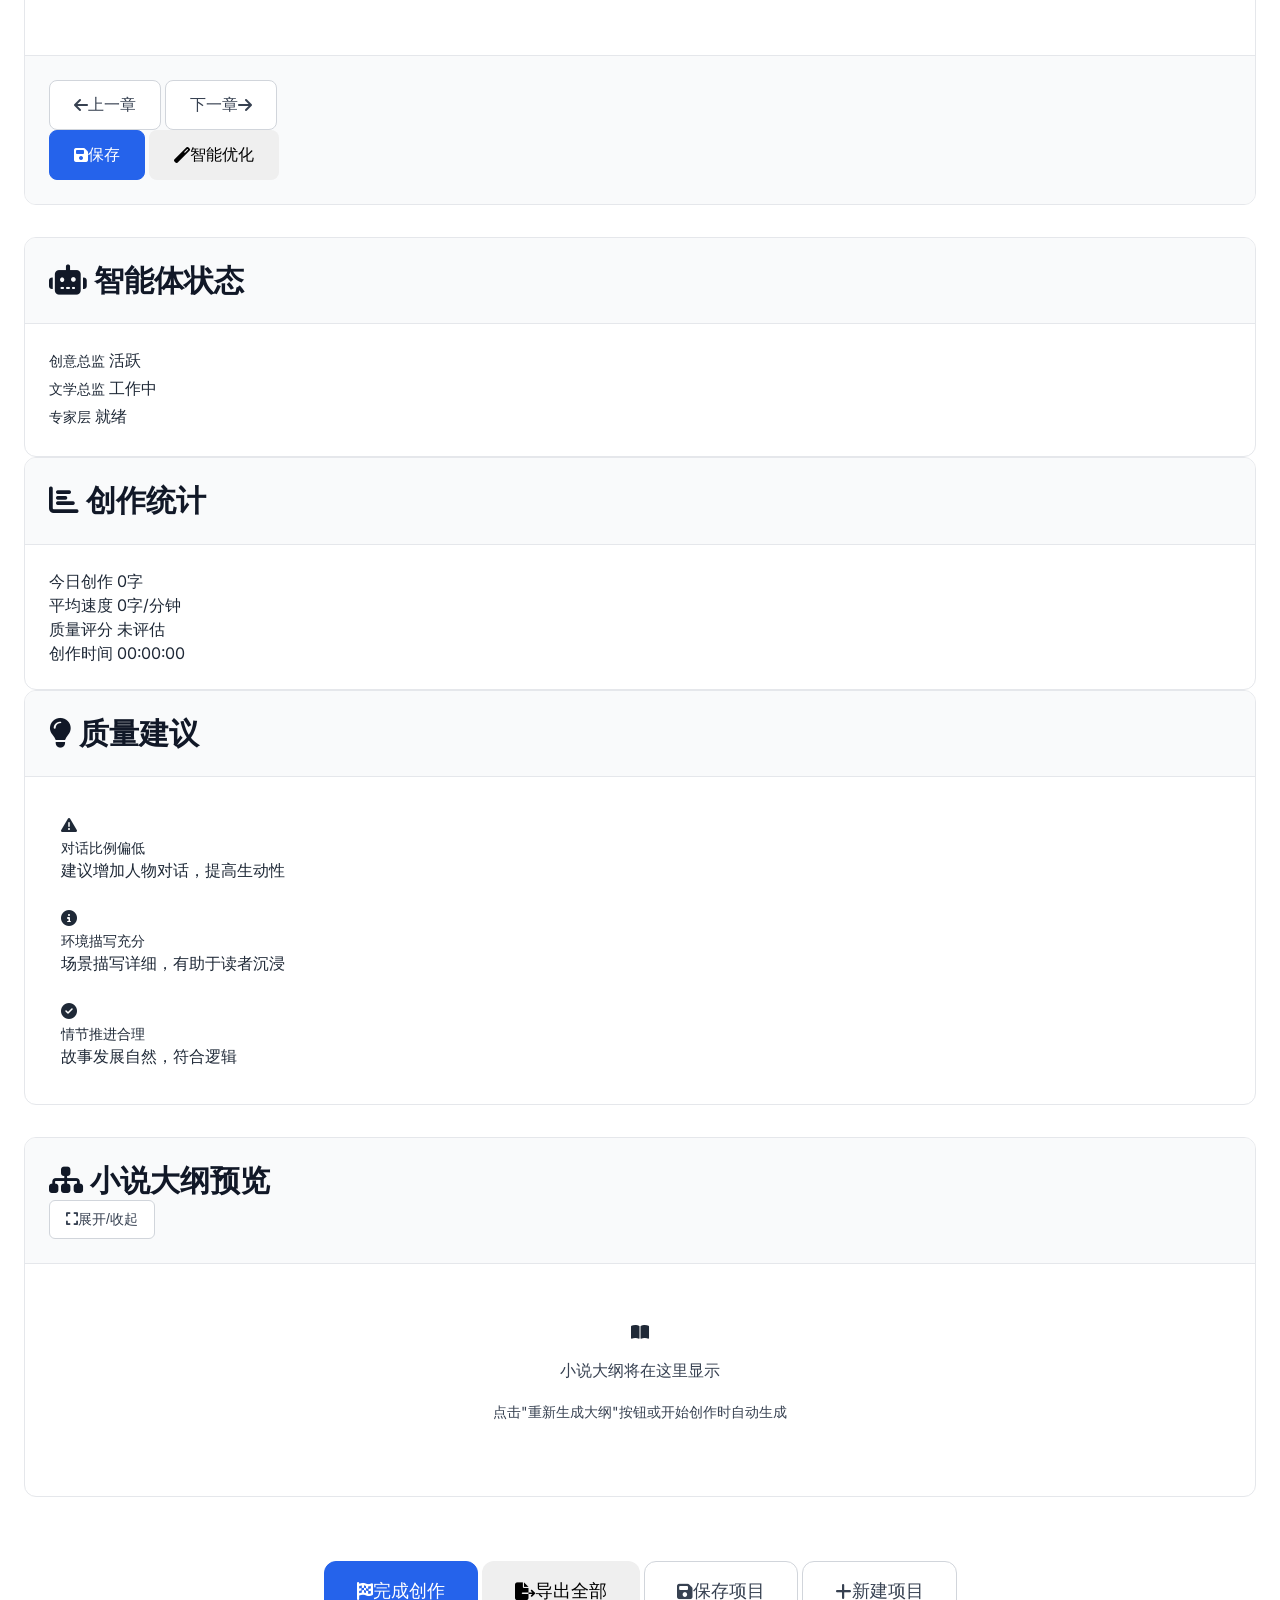
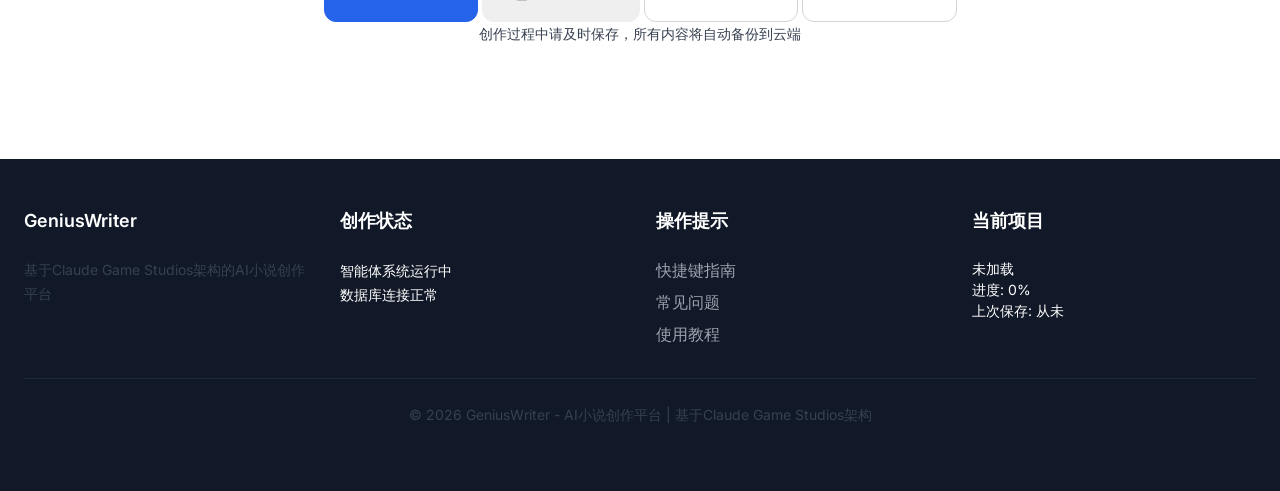
<file: templates/writing.html>
<!DOCTYPE html>
<html lang="zh-CN">
<head>
    <meta charset="UTF-8">
    <meta name="viewport" content="width=device-width, initial-scale=1.0">
    <title>创作 - GeniusWriter</title>
    <link rel="stylesheet" href="/static/css/style-clean.css">
    <link rel="stylesheet" href="https://cdnjs.cloudflare.com/ajax/libs/font-awesome/6.4.0/css/all.min.css">
    <link rel="preconnect" href="https://fonts.googleapis.com">
    <link rel="preconnect" href="https://fonts.gstatic.com" crossorigin>
    <link href="https://fonts.googleapis.com/css2?family=Inter:wght@400;500;600;700&display=swap" rel="stylesheet">
    <script src="/static/js/writing.js" defer></script>
</head>
<body>
    <!-- 导航栏 -->
    <nav class="navbar">
        <div class="navbar-container">
            <a href="/" class="navbar-logo">
                <i class="fas fa-book-open navbar-logo-icon"></i>
                <span>GeniusWriter</span>
            </a>
            <div class="navbar-nav">
                <a href="/" class="nav-link">
                    <i class="fas fa-home"></i>
                    <span class="sm-hidden">首页</span>
                </a>
                <a href="/config" class="nav-link">
                    <i class="fas fa-cog"></i>
                    <span class="sm-hidden">配置</span>
                </a>
                <a href="/writing" class="nav-link active">
                    <i class="fas fa-pen"></i>
                    <span class="sm-hidden">创作</span>
                </a>
                <a href="#" id="export-btn" class="nav-link">
                    <i class="fas fa-download"></i>
                    <span class="sm-hidden">导出</span>
                </a>
            </div>
        </div>
    </nav>

    <!-- 主内容区域 -->
    <main class="main-content">
        <div class="container">
            <!-- 创作控制台标题 -->
            <section class="section">
                <div class="section-header">
                    <h1 class="section-title">
                        <i class="fas fa-pen-nib mr-2"></i>
                        小说创作控制台
                    </h1>
                    <p class="section-description">
                        智能体协作创作中，实时查看进度和优化建议
                    </p>
                </div>
            </section>

            <!-- 创作控制面板 -->
            <div class="card mb-8">
                <div class="card-header">
                    <div class="flex items-center justify-between">
                        <h3 class="mb-0">
                            <i class="fas fa-sliders-h mr-2"></i>
                            创作控制
                        </h3>
                        <div class="flex space-x-2">
                            <button id="pause-creation" class="btn btn-warning btn-sm">
                                <i class="fas fa-pause mr-1"></i>
                                暂停
                            </button>
                            <button id="resume-creation" class="btn btn-success btn-sm" style="display: none;">
                                <i class="fas fa-play mr-1"></i>
                                继续
                            </button>
                            <button id="stop-creation" class="btn btn-danger btn-sm">
                                <i class="fas fa-stop mr-1"></i>
                                停止
                            </button>
                        </div>
                    </div>
                </div>
                <div class="card-body">
                    <!-- 创作状态概览 -->
                    <div class="grid grid-cols-1 md:grid-cols-3 gap-6 mb-6">
                        <div class="text-center p-4 bg-blue-50 rounded-xl border border-blue-100">
                            <div class="text-2xl font-bold text-blue-600" id="completed-chapters">0</div>
                            <div class="text-sm text-blue-700">已完成章节</div>
                        </div>
                        <div class="text-center p-4 bg-green-50 rounded-xl border border-green-100">
                            <div class="text-2xl font-bold text-green-600" id="total-words-written">0</div>
                            <div class="text-sm text-green-700">总创作字数</div>
                        </div>
                        <div class="text-center p-4 bg-purple-50 rounded-xl border border-purple-100">
                            <div class="text-2xl font-bold text-purple-600" id="current-chapter">1</div>
                            <div class="text-sm text-purple-700">当前章节</div>
                        </div>
                    </div>

                    <!-- 进度条 -->
                    <div class="mb-6">
                        <div class="flex justify-between mb-2">
                            <span class="text-sm font-medium">整体进度</span>
                            <span id="overall-progress" class="text-sm font-medium">0%</span>
                        </div>
                        <div class="w-full bg-gray-200 rounded-full h-2.5">
                            <div id="progress-bar" class="bg-blue-600 h-2.5 rounded-full" style="width: 0%"></div>
                        </div>
                    </div>

                    <!-- 快速操作按钮 -->
                    <div class="flex flex-wrap gap-2">
                        <button id="write-chapter" class="btn btn-primary">
                            <i class="fas fa-feather mr-1"></i>
                            创作当前章节
                        </button>
                        <button id="regenerate-outline" class="btn btn-secondary">
                            <i class="fas fa-redo mr-1"></i>
                            重新生成大纲
                        </button>
                        <button id="quality-check" class="btn btn-secondary">
                            <i class="fas fa-check-circle mr-1"></i>
                            质量检查
                        </button>
                        <button id="export-chapter" class="btn btn-secondary">
                            <i class="fas fa-download mr-1"></i>
                            导出本章
                        </button>
                        <button id="chapter-jump" class="btn btn-secondary">
                            <i class="fas fa-search mr-1"></i>
                            跳转到章节
                        </button>
                    </div>
                </div>
            </div>

            <!-- 创作区域网格布局 -->
            <div class="grid grid-cols-1 lg:grid-cols-3 gap-8">
                <!-- 左侧：章节列表 -->
                <div class="lg:col-span-1">
                    <div class="card h-full">
                        <div class="card-header">
                            <div class="flex items-center justify-between">
                                <h3 class="mb-0">
                                    <i class="fas fa-list-ol mr-2"></i>
                                    章节列表
                                </h3>
                                <button id="refresh-chapters" class="btn btn-icon btn-sm">
                                    <i class="fas fa-sync-alt"></i>
                                </button>
                            </div>
                        </div>
                        <div class="card-body p-0">
                            <div class="divide-y divide-gray-200 max-h-[500px] overflow-y-auto">
                                <!-- 章节列表将通过JS动态生成 -->
                                <div id="chapters-list" class="p-4 text-center text-gray-500">
                                    正在加载章节列表...
                                </div>
                            </div>
                        </div>
                        <div class="card-footer">
                            <div class="flex justify-between items-center">
                                <span class="text-sm text-gray-600">共 <span id="total-chapters">0</span> 章</span>
                                <button id="add-chapter" class="btn btn-sm btn-secondary">
                                    <i class="fas fa-plus mr-1"></i>
                                    添加章节
                                </button>
                            </div>
                        </div>
                    </div>
                </div>

                <!-- 中间：章节内容编辑 -->
                <div class="lg:col-span-2">
                    <div class="card h-full">
                        <div class="card-header">
                            <div class="flex items-center justify-between">
                                <h3 class="mb-0">
                                    <i class="fas fa-file-alt mr-2"></i>
                                    <span id="current-chapter-title">第1章：待创作</span>
                                </h3>
                                <div class="flex items-center space-x-2">
                                    <span class="text-sm text-gray-600">
                                        <i class="fas fa-clock mr-1"></i>
                                        <span id="chapter-status">待创作</span>
                                    </span>
                                    <span class="text-sm text-gray-600">
                                        <i class="fas fa-font mr-1"></i>
                                        <span id="chapter-word-count">0</span>字
                                    </span>
                                </div>
                            </div>
                        </div>
                        <div class="card-body p-0">
                            <!-- 章节内容编辑器 -->
                            <div class="p-6">
                                <div class="mb-6">
                                    <label for="chapter-title-edit" class="form-label block mb-2">章节标题</label>
                                    <input type="text" id="chapter-title-edit" class="form-control" placeholder="请输入章节标题">
                                </div>

                                <div class="mb-6">
                                    <div class="flex justify-between items-center mb-2">
                                        <label for="chapter-content" class="form-label">章节内容</label>
                                        <div class="text-sm text-gray-500">
                                            <span id="content-word-count">0</span> 字
                                        </div>
                                    </div>
                                    <textarea id="chapter-content" class="form-control h-96" 
                                              placeholder="开始创作本章内容..."></textarea>
                                </div>

                                <!-- 章节大纲 -->
                                <div class="mb-6">
                                    <h4 class="flex items-center mb-2">
                                        <i class="fas fa-project-diagram mr-2"></i>
                                        章节大纲
                                    </h4>
                                    <div id="chapter-outline" class="bg-gray-50 border border-gray-200 rounded-lg p-4 text-gray-700">
                                        本章大纲将在创作时自动生成...
                                    </div>
                                </div>
                            </div>
                        </div>
                        <div class="card-footer">
                            <div class="flex justify-between">
                                <div>
                                    <button id="prev-chapter" class="btn btn-secondary mr-2">
                                        <i class="fas fa-arrow-left mr-1"></i>
                                        上一章
                                    </button>
                                    <button id="next-chapter" class="btn btn-secondary">
                                        下一章
                                        <i class="fas fa-arrow-right ml-1"></i>
                                    </button>
                                </div>
                                <div>
                                    <button id="save-chapter" class="btn btn-primary mr-2">
                                        <i class="fas fa-save mr-1"></i>
                                        保存
                                    </button>
                                    <button id="auto-improve" class="btn btn-success">
                                        <i class="fas fa-magic mr-1"></i>
                                        智能优化
                                    </button>
                                </div>
                            </div>
                        </div>
                    </div>
                </div>
            </div>

            <!-- 右侧：状态面板 -->
            <div class="grid grid-cols-1 lg:grid-cols-3 gap-8 mt-8">
                <!-- 智能体状态 -->
                <div class="lg:col-span-1">
                    <div class="card">
                        <div class="card-header">
                            <h3 class="mb-0">
                                <i class="fas fa-robot mr-2"></i>
                                智能体状态
                            </h3>
                        </div>
                        <div class="card-body">
                            <div class="space-y-4">
                                <div>
                                    <div class="flex items-center justify-between mb-1">
                                        <span class="text-sm font-medium">创意总监</span>
                                        <span class="text-xs px-2 py-1 bg-green-100 text-green-800 rounded-full">活跃</span>
                                    </div>
                                    <div class="w-full bg-gray-200 rounded-full h-1.5">
                                        <div class="bg-green-600 h-1.5 rounded-full" style="width: 90%"></div>
                                    </div>
                                </div>
                                
                                <div>
                                    <div class="flex items-center justify-between mb-1">
                                        <span class="text-sm font-medium">文学总监</span>
                                        <span class="text-xs px-2 py-1 bg-blue-100 text-blue-800 rounded-full">工作中</span>
                                    </div>
                                    <div class="w-full bg-gray-200 rounded-full h-1.5">
                                        <div class="bg-blue-600 h-1.5 rounded-full" style="width: 75%"></div>
                                    </div>
                                </div>
                                
                                <div>
                                    <div class="flex items-center justify-between mb-1">
                                        <span class="text-sm font-medium">专家层</span>
                                        <span class="text-xs px-2 py-1 bg-purple-100 text-purple-800 rounded-full">就绪</span>
                                    </div>
                                    <div class="w-full bg-gray-200 rounded-full h-1.5">
                                        <div class="bg-purple-600 h-1.5 rounded-full" style="width: 60%"></div>
                                    </div>
                                </div>
                            </div>
                        </div>
                    </div>
                </div>

                <!-- 创作统计 -->
                <div class="lg:col-span-1">
                    <div class="card">
                        <div class="card-header">
                            <h3 class="mb-0">
                                <i class="fas fa-chart-bar mr-2"></i>
                                创作统计
                            </h3>
                        </div>
                        <div class="card-body">
                            <div class="space-y-3">
                                <div class="flex justify-between">
                                    <span class="text-gray-600">今日创作</span>
                                    <span class="font-medium" id="today-words">0字</span>
                                </div>
                                <div class="flex justify-between">
                                    <span class="text-gray-600">平均速度</span>
                                    <span class="font-medium" id="avg-speed">0字/分钟</span>
                                </div>
                                <div class="flex justify-between">
                                    <span class="text-gray-600">质量评分</span>
                                    <span class="font-medium" id="quality-score">未评估</span>
                                </div>
                                <div class="flex justify-between">
                                    <span class="text-gray-600">创作时间</span>
                                    <span class="font-medium" id="creation-time">00:00:00</span>
                                </div>
                            </div>
                        </div>
                    </div>
                </div>

                <!-- 质量建议 -->
                <div class="lg:col-span-1">
                    <div class="card">
                        <div class="card-header">
                            <h3 class="mb-0">
                                <i class="fas fa-lightbulb mr-2"></i>
                                质量建议
                            </h3>
                        </div>
                        <div class="card-body">
                            <div class="space-y-3">
                                <div class="p-3 bg-yellow-50 border border-yellow-100 rounded-lg">
                                    <div class="flex items-start">
                                        <i class="fas fa-exclamation-triangle text-yellow-500 mt-1 mr-2"></i>
                                        <div>
                                            <div class="text-sm font-medium">对话比例偏低</div>
                                            <div class="text-xs text-gray-600">建议增加人物对话，提高生动性</div>
                                        </div>
                                    </div>
                                </div>
                                
                                <div class="p-3 bg-blue-50 border border-blue-100 rounded-lg">
                                    <div class="flex items-start">
                                        <i class="fas fa-info-circle text-blue-500 mt-1 mr-2"></i>
                                        <div>
                                            <div class="text-sm font-medium">环境描写充分</div>
                                            <div class="text-xs text-gray-600">场景描写详细，有助于读者沉浸</div>
                                        </div>
                                    </div>
                                </div>
                                
                                <div class="p-3 bg-green-50 border border-green-100 rounded-lg">
                                    <div class="flex items-start">
                                        <i class="fas fa-check-circle text-green-500 mt-1 mr-2"></i>
                                        <div>
                                            <div class="text-sm font-medium">情节推进合理</div>
                                            <div class="text-xs text-gray-600">故事发展自然，符合逻辑</div>
                                        </div>
                                    </div>
                                </div>
                            </div>
                        </div>
                    </div>
                </div>
            </div>

            <!-- 大纲预览区域 -->
            <section class="section mt-8">
                <div class="card">
                    <div class="card-header">
                        <div class="flex items-center justify-between">
                            <h3 class="mb-0">
                                <i class="fas fa-sitemap mr-2"></i>
                                小说大纲预览
                            </h3>
                            <button id="toggle-outline" class="btn btn-sm btn-secondary">
                                <i class="fas fa-expand mr-1"></i>
                                展开/收起
                            </button>
                        </div>
                    </div>
                    <div class="card-body">
                        <div id="outline-preview" class="space-y-4">
                            <div class="text-center p-8 text-gray-500">
                                <i class="fas fa-book-open text-4xl mb-4"></i>
                                <p>小说大纲将在这里显示</p>
                                <p class="text-sm mt-2">点击"重新生成大纲"按钮或开始创作时自动生成</p>
                            </div>
                        </div>
                    </div>
                </div>
            </section>

            <!-- 操作按钮区域 -->
            <section class="section mt-8">
                <div class="text-center space-y-4">
                    <div class="flex flex-wrap justify-center gap-4">
                        <button id="complete-creation" class="btn btn-primary btn-lg">
                            <i class="fas fa-flag-checkered mr-2"></i>
                            完成创作
                        </button>
                        <button id="export-all" class="btn btn-success btn-lg">
                            <i class="fas fa-file-export mr-2"></i>
                            导出全部
                        </button>
                        <button id="save-project" class="btn btn-secondary btn-lg">
                            <i class="fas fa-save mr-2"></i>
                            保存项目
                        </button>
                        <button id="new-project" class="btn btn-secondary btn-lg">
                            <i class="fas fa-plus mr-2"></i>
                            新建项目
                        </button>
                    </div>
                    <p class="text-gray-600 text-sm">
                        创作过程中请及时保存，所有内容将自动备份到云端
                    </p>
                </div>
            </section>
        </div>
    </main>

    <!-- 页脚 -->
    <footer class="footer">
        <div class="container">
            <div class="footer-content">
                <div class="footer-section">
                    <h4 class="footer-title">
                        GeniusWriter
                    </h4>
                    <p class="text-sm">
                        基于Claude Game Studios架构的AI小说创作平台
                    </p>
                </div>
                
                <div class="footer-section">
                    <h4 class="footer-title">创作状态</h4>
                    <div class="space-y-2">
                        <div class="flex items-center">
                            <div class="w-2 h-2 rounded-full bg-green-500 mr-2"></div>
                            <span class="text-sm">智能体系统运行中</span>
                        </div>
                        <div class="flex items-center">
                            <div class="w-2 h-2 rounded-full bg-blue-500 mr-2"></div>
                            <span class="text-sm">数据库连接正常</span>
                        </div>
                    </div>
                </div>
                
                <div class="footer-section">
                    <h4 class="footer-title">操作提示</h4>
                    <ul class="footer-links">
                        <li><a href="#" class="footer-link">快捷键指南</a></li>
                        <li><a href="#" class="footer-link">常见问题</a></li>
                        <li><a href="#" class="footer-link">使用教程</a></li>
                    </ul>
                </div>
                
                <div class="footer-section">
                    <h4 class="footer-title">当前项目</h4>
                    <div class="text-sm text-gray-400 space-y-1">
                        <div id="current-novel-title">未加载</div>
                        <div id="project-progress">进度: 0%</div>
                        <div id="last-saved">上次保存: 从未</div>
                    </div>
                </div>
            </div>
            
            <div class="footer-bottom">
                <p class="text-sm">
                    &copy; 2026 GeniusWriter - AI小说创作平台 | 基于Claude Game Studios架构
                </p>
            </div>
        </div>
    </footer>
</body>
</html>
</file>
<file: static/css/style-clean.css>
/* GeniusWriter 简洁大气设计 v2.0 */
/* 专注于排版、间距和视觉层次的现代化设计 */

:root {
    /* 精简色彩系统 */
    --color-primary: #2563eb;
    --color-primary-light: #3b82f6;
    --color-primary-dark: #1d4ed8;
    
    --color-gray-50: #f9fafb;
    --color-gray-100: #f3f4f6;
    --color-gray-200: #e5e7eb;
    --color-gray-300: #d1d5db;
    --color-gray-400: #9ca3af;
    --color-gray-500: #6b7280;
    --color-gray-600: #4b5563;
    --color-gray-700: #374151;
    --color-gray-800: #1f2937;
    --color-gray-900: #111827;
    
    --color-white: #ffffff;
    --color-black: #000000;
    
    --color-success: #10b981;
    --color-warning: #f59e0b;
    --color-error: #ef4444;
    --color-info: #3b82f6;
    
    /* 排版系统 */
    --font-family-base: 'Inter', -apple-system, BlinkMacSystemFont, 'Segoe UI', 'Roboto', sans-serif;
    --font-family-mono: 'SF Mono', 'Consolas', 'Monaco', 'Menlo', monospace;
    
    --font-size-xs: 0.75rem;    /* 12px */
    --font-size-sm: 0.875rem;   /* 14px */
    --font-size-base: 1rem;     /* 16px */
    --font-size-lg: 1.125rem;   /* 18px */
    --font-size-xl: 1.25rem;    /* 20px */
    --font-size-2xl: 1.5rem;    /* 24px */
    --font-size-3xl: 1.875rem;  /* 30px */
    --font-size-4xl: 2.25rem;   /* 36px */
    --font-size-5xl: 3rem;      /* 48px */
    
    --font-weight-normal: 400;
    --font-weight-medium: 500;
    --font-weight-semibold: 600;
    --font-weight-bold: 700;
    
    --line-height-tight: 1.25;
    --line-height-normal: 1.5;
    --line-height-relaxed: 1.75;
    
    /* 间距系统 */
    --space-0: 0;
    --space-1: 0.25rem;    /* 4px */
    --space-2: 0.5rem;     /* 8px */
    --space-3: 0.75rem;    /* 12px */
    --space-4: 1rem;       /* 16px */
    --space-5: 1.25rem;    /* 20px */
    --space-6: 1.5rem;     /* 24px */
    --space-8: 2rem;       /* 32px */
    --space-10: 2.5rem;    /* 40px */
    --space-12: 3rem;      /* 48px */
    --space-16: 4rem;      /* 64px */
    --space-20: 5rem;      /* 80px */
    --space-24: 6rem;      /* 96px */
    --space-32: 8rem;      /* 128px */
    
    /* 边框和圆角 */
    --radius-none: 0;
    --radius-sm: 0.125rem;   /* 2px */
    --radius-base: 0.25rem;  /* 4px */
    --radius-md: 0.375rem;   /* 6px */
    --radius-lg: 0.5rem;     /* 8px */
    --radius-xl: 0.75rem;    /* 12px */
    --radius-2xl: 1rem;      /* 16px */
    --radius-full: 9999px;
    
    /* 阴影 */
    --shadow-sm: 0 1px 2px 0 rgba(0, 0, 0, 0.05);
    --shadow-base: 0 1px 3px 0 rgba(0, 0, 0, 0.1), 0 1px 2px 0 rgba(0, 0, 0, 0.06);
    --shadow-md: 0 4px 6px -1px rgba(0, 0, 0, 0.1), 0 2px 4px -1px rgba(0, 0, 0, 0.06);
    --shadow-lg: 0 10px 15px -3px rgba(0, 0, 0, 0.1), 0 4px 6px -2px rgba(0, 0, 0, 0.05);
    --shadow-xl: 0 20px 25px -5px rgba(0, 0, 0, 0.1), 0 10px 10px -5px rgba(0, 0, 0, 0.04);
    
    /* 容器宽度 */
    --container-sm: 640px;
    --container-md: 768px;
    --container-lg: 1024px;
    --container-xl: 1280px;
    --container-2xl: 1536px;
    
    /* 过渡动画 */
    --transition-fast: 150ms ease;
    --transition-normal: 250ms ease;
    --transition-slow: 350ms ease;
}

/* 基础重置 */
*, *::before, *::after {
    box-sizing: border-box;
    margin: 0;
    padding: 0;
}

html {
    font-size: 16px;
    scroll-behavior: smooth;
    -webkit-text-size-adjust: 100%;
    -moz-text-size-adjust: 100%;
    text-size-adjust: 100%;
}

body {
    font-family: var(--font-family-base);
    font-size: var(--font-size-base);
    line-height: var(--line-height-normal);
    color: var(--color-gray-800);
    background-color: var(--color-white);
    -webkit-font-smoothing: antialiased;
    -moz-osx-font-smoothing: grayscale;
    text-rendering: optimizeLegibility;
}

/* 容器系统 */
.container {
    width: 100%;
    max-width: var(--container-xl);
    margin-left: auto;
    margin-right: auto;
    padding-left: var(--space-6);
    padding-right: var(--space-6);
}

.container-sm {
    max-width: var(--container-sm);
}

.container-md {
    max-width: var(--container-md);
}

.container-lg {
    max-width: var(--container-lg);
}

.container-xl {
    max-width: var(--container-xl);
}

/* 排版系统 */
h1, .h1 {
    font-size: var(--font-size-5xl);
    font-weight: var(--font-weight-bold);
    line-height: var(--line-height-tight);
    color: var(--color-gray-900);
    margin-bottom: var(--space-6);
    letter-spacing: -0.025em;
}

h2, .h2 {
    font-size: var(--font-size-4xl);
    font-weight: var(--font-weight-semibold);
    line-height: var(--line-height-tight);
    color: var(--color-gray-900);
    margin-bottom: var(--space-5);
    letter-spacing: -0.025em;
}

h3, .h3 {
    font-size: var(--font-size-3xl);
    font-weight: var(--font-weight-semibold);
    line-height: var(--line-height-tight);
    color: var(--color-gray-900);
    margin-bottom: var(--space-4);
}

h4, .h4 {
    font-size: var(--font-size-2xl);
    font-weight: var(--font-weight-semibold);
    line-height: var(--line-height-normal);
    color: var(--color-gray-900);
    margin-bottom: var(--space-3);
}

h5, .h5 {
    font-size: var(--font-size-xl);
    font-weight: var(--font-weight-medium);
    line-height: var(--line-height-normal);
    color: var(--color-gray-800);
    margin-bottom: var(--space-2);
}

h6, .h6 {
    font-size: var(--font-size-lg);
    font-weight: var(--font-weight-medium);
    line-height: var(--line-height-normal);
    color: var(--color-gray-700);
    margin-bottom: var(--space-2);
}

p {
    margin-bottom: var(--space-4);
    color: var(--color-gray-700);
    line-height: var(--line-height-relaxed);
}

.lead {
    font-size: var(--font-size-xl);
    font-weight: var(--font-weight-normal);
    color: var(--color-gray-600);
    line-height: var(--line-height-relaxed);
    margin-bottom: var(--space-6);
}

.text-sm {
    font-size: var(--font-size-sm);
}

.text-lg {
    font-size: var(--font-size-lg);
}

.text-xl {
    font-size: var(--font-size-xl);
}

/* 链接 */
a {
    color: var(--color-primary);
    text-decoration: none;
    transition: color var(--transition-fast);
}

a:hover {
    color: var(--color-primary-dark);
    text-decoration: underline;
}

a:focus {
    outline: 2px solid var(--color-primary-light);
    outline-offset: 2px;
}

/* 按钮系统 */
.btn {
    display: inline-flex;
    align-items: center;
    justify-content: center;
    padding: var(--space-3) var(--space-6);
    font-size: var(--font-size-base);
    font-weight: var(--font-weight-medium);
    line-height: var(--line-height-normal);
    border: 1px solid transparent;
    border-radius: var(--radius-lg);
    cursor: pointer;
    transition: all var(--transition-normal);
    user-select: none;
    vertical-align: middle;
    white-space: nowrap;
    text-decoration: none;
}

.btn:hover {
    transform: translateY(-1px);
    box-shadow: var(--shadow-md);
}

.btn:active {
    transform: translateY(0);
}

.btn:focus {
    outline: 2px solid var(--color-primary-light);
    outline-offset: 2px;
}

.btn-primary {
    background-color: var(--color-primary);
    color: var(--color-white);
    border-color: var(--color-primary);
}

.btn-primary:hover {
    background-color: var(--color-primary-dark);
    border-color: var(--color-primary-dark);
}

.btn-secondary {
    background-color: var(--color-white);
    color: var(--color-gray-700);
    border: 1px solid var(--color-gray-300);
}

.btn-secondary:hover {
    background-color: var(--color-gray-50);
    border-color: var(--color-gray-400);
}

.btn-lg {
    padding: var(--space-4) var(--space-8);
    font-size: var(--font-size-lg);
    border-radius: var(--radius-xl);
}

.btn-sm {
    padding: var(--space-2) var(--space-4);
    font-size: var(--font-size-sm);
    border-radius: var(--radius-md);
}

.btn-icon {
    width: 2.5rem;
    height: 2.5rem;
    padding: 0;
    border-radius: var(--radius-full);
    display: inline-flex;
    align-items: center;
    justify-content: center;
}

/* 导航栏 */
.navbar {
    background-color: var(--color-white);
    border-bottom: 1px solid var(--color-gray-200);
    position: sticky;
    top: 0;
    z-index: 50;
    backdrop-filter: blur(8px);
    -webkit-backdrop-filter: blur(8px);
}

.navbar-container {
    display: flex;
    align-items: center;
    justify-content: space-between;
    height: 4rem;
    padding: 0 var(--space-6);
}

.navbar-logo {
    display: flex;
    align-items: center;
    gap: var(--space-3);
    font-size: var(--font-size-xl);
    font-weight: var(--font-weight-bold);
    color: var(--color-gray-900);
    text-decoration: none;
}

.navbar-logo-icon {
    color: var(--color-primary);
    font-size: var(--font-size-2xl);
}

.navbar-nav {
    display: flex;
    align-items: center;
    gap: var(--space-6);
}

.nav-link {
    font-size: var(--font-size-base);
    font-weight: var(--font-weight-medium);
    color: var(--color-gray-600);
    text-decoration: none;
    padding: var(--space-2) 0;
    position: relative;
    transition: color var(--transition-fast);
}

.nav-link:hover {
    color: var(--color-primary);
}

.nav-link.active {
    color: var(--color-primary);
}

.nav-link.active::after {
    content: '';
    position: absolute;
    bottom: 0;
    left: 0;
    right: 0;
    height: 2px;
    background-color: var(--color-primary);
    border-radius: var(--radius-full);
}

/* 主内容区域 */
.main-content {
    min-height: calc(100vh - 4rem - 8rem); /* 视口高度 - 导航栏 - 页脚 */
    padding: var(--space-12) 0;
}

/* 英雄区域 */
.hero {
    display: grid;
    grid-template-columns: 1fr;
    gap: var(--space-12);
    align-items: center;
    margin-bottom: var(--space-16);
}

@media (min-width: 1024px) {
    .hero {
        grid-template-columns: 1fr 1fr;
        gap: var(--space-20);
    }
}

.hero-content {
    display: flex;
    flex-direction: column;
    gap: var(--space-6);
}

.hero-title {
    font-size: var(--font-size-5xl);
    font-weight: var(--font-weight-bold);
    line-height: 1;
    color: var(--color-gray-900);
    letter-spacing: -0.05em;
}

.hero-description {
    font-size: var(--font-size-xl);
    color: var(--color-gray-600);
    line-height: var(--line-height-relaxed);
    max-width: 36rem;
}

.hero-stats {
    display: grid;
    grid-template-columns: repeat(3, 1fr);
    gap: var(--space-4);
    margin-top: var(--space-8);
}

.stat-card {
    text-align: center;
    padding: var(--space-6);
    background-color: var(--color-white);
    border: 1px solid var(--color-gray-200);
    border-radius: var(--radius-xl);
}

.stat-icon {
    font-size: var(--font-size-3xl);
    color: var(--color-primary);
    margin-bottom: var(--space-3);
}

.stat-number {
    font-size: var(--font-size-3xl);
    font-weight: var(--font-weight-bold);
    color: var(--color-gray-900);
    margin-bottom: var(--space-1);
}

.stat-label {
    font-size: var(--font-size-sm);
    color: var(--color-gray-500);
    text-transform: uppercase;
    letter-spacing: 0.05em;
}

.hero-actions {
    display: flex;
    gap: var(--space-4);
    margin-top: var(--space-6);
}

.hero-visual {
    display: flex;
    justify-content: center;
    align-items: center;
}

.hero-illustration {
    width: 100%;
    max-width: 28rem;
    aspect-ratio: 1;
    background: linear-gradient(135deg, var(--color-primary-light), var(--color-primary-dark));
    border-radius: var(--radius-2xl);
    display: flex;
    justify-content: center;
    align-items: center;
    position: relative;
    overflow: hidden;
}

.hero-illustration::before {
    content: '';
    position: absolute;
    inset: 0;
    background: radial-gradient(circle at 30% 20%, rgba(255, 255, 255, 0.1) 0%, transparent 50%);
}

.hero-illustration i {
    position: absolute;
    font-size: var(--font-size-4xl);
    color: var(--color-white);
    opacity: 0.8;
}

.hero-illustration i:nth-child(1) {
    top: 20%;
    left: 20%;
}

.hero-illustration i:nth-child(2) {
    top: 50%;
    right: 20%;
    transform: translateY(-50%);
}

.hero-illustration i:nth-child(3) {
    bottom: 20%;
    left: 50%;
    transform: translateX(-50%);
}

/* 功能区域 */
.section {
    margin-bottom: var(--space-16);
}

.section-header {
    text-align: center;
    margin-bottom: var(--space-12);
}

.section-title {
    font-size: var(--font-size-4xl);
    font-weight: var(--font-weight-bold);
    color: var(--color-gray-900);
    margin-bottom: var(--space-4);
}

.section-description {
    font-size: var(--font-size-xl);
    color: var(--color-gray-600);
    max-width: 48rem;
    margin: 0 auto;
}

.features-grid {
    display: grid;
    grid-template-columns: 1fr;
    gap: var(--space-6);
}

@media (min-width: 768px) {
    .features-grid {
        grid-template-columns: repeat(2, 1fr);
    }
}

@media (min-width: 1024px) {
    .features-grid {
        grid-template-columns: repeat(3, 1fr);
    }
}

.feature-card {
    background-color: var(--color-white);
    border: 1px solid var(--color-gray-200);
    border-radius: var(--radius-xl);
    padding: var(--space-8);
    transition: all var(--transition-normal);
}

.feature-card:hover {
    transform: translateY(-4px);
    border-color: var(--color-primary-light);
    box-shadow: var(--shadow-lg);
}

.feature-icon {
    width: 3.5rem;
    height: 3.5rem;
    background-color: var(--color-primary-light);
    color: var(--color-white);
    border-radius: var(--radius-lg);
    display: flex;
    align-items: center;
    justify-content: center;
    margin-bottom: var(--space-4);
    font-size: var(--font-size-2xl);
}

.feature-title {
    font-size: var(--font-size-xl);
    font-weight: var(--font-weight-semibold);
    color: var(--color-gray-900);
    margin-bottom: var(--space-2);
}

.feature-description {
    color: var(--color-gray-600);
    line-height: var(--line-height-relaxed);
}

/* 工作流区域 */
.workflow-steps {
    display: flex;
    flex-direction: column;
    gap: var(--space-8);
    max-width: 64rem;
    margin: 0 auto;
}

@media (min-width: 768px) {
    .workflow-steps {
        flex-direction: row;
        gap: var(--space-4);
    }
}

.workflow-step {
    flex: 1;
    display: flex;
    flex-direction: column;
    align-items: center;
    text-align: center;
    position: relative;
}

.step-number {
    width: 3rem;
    height: 3rem;
    background-color: var(--color-primary);
    color: var(--color-white);
    border-radius: var(--radius-full);
    display: flex;
    align-items: center;
    justify-content: center;
    font-size: var(--font-size-lg);
    font-weight: var(--font-weight-bold);
    margin-bottom: var(--space-4);
    z-index: 1;
}

.step-title {
    font-size: var(--font-size-lg);
    font-weight: var(--font-weight-semibold);
    color: var(--color-gray-900);
    margin-bottom: var(--space-2);
}

.step-description {
    color: var(--color-gray-600);
    font-size: var(--font-size-sm);
}

.workflow-connector {
    display: none;
}

@media (min-width: 768px) {
    .workflow-connector {
        display: block;
        flex: 0 0 2rem;
        position: relative;
    }
    
    .workflow-connector::before {
        content: '';
        position: absolute;
        top: 1.5rem;
        left: 0;
        right: 0;
        height: 2px;
        background-color: var(--color-gray-300);
        transform: translateY(-50%);
    }
    
    .workflow-connector::after {
        content: '→';
        position: absolute;
        top: 1.5rem;
        right: 0;
        transform: translate(50%, -50%);
        color: var(--color-gray-400);
        font-size: var(--font-size-lg);
    }
}

/* 快速开始区域 */
.quick-start {
    background-color: var(--color-gray-50);
    border-radius: var(--radius-2xl);
    padding: var(--space-12);
    margin-bottom: var(--space-16);
}

.quick-start-content {
    display: grid;
    grid-template-columns: 1fr;
    gap: var(--space-12);
    align-items: start;
}

@media (min-width: 1024px) {
    .quick-start-content {
        grid-template-columns: 2fr 1fr;
    }
}

.instructions {
    display: flex;
    flex-direction: column;
    gap: var(--space-8);
}

.instruction {
    display: flex;
    gap: var(--space-4);
    align-items: flex-start;
}

.instruction-icon {
    flex-shrink: 0;
    width: 2.5rem;
    height: 2.5rem;
    background-color: var(--color-white);
    border: 1px solid var(--color-gray-200);
    border-radius: var(--radius-lg);
    display: flex;
    align-items: center;
    justify-content: center;
    color: var(--color-primary);
    font-size: var(--font-size-lg);
}

.instruction-content {
    flex: 1;
}

.instruction-title {
    font-size: var(--font-size-lg);
    font-weight: var(--font-weight-semibold);
    color: var(--color-gray-900);
    margin-bottom: var(--space-1);
}

.instruction-description {
    color: var(--color-gray-600);
    line-height: var(--line-height-relaxed);
}

.cta-box {
    background-color: var(--color-primary);
    color: var(--color-white);
    border-radius: var(--radius-xl);
    padding: var(--space-8);
    text-align: center;
}

.cta-title {
    color: var(--color-white);
    margin-bottom: var(--space-2);
}

.cta-description {
    color: rgba(255, 255, 255, 0.9);
    margin-bottom: var(--space-6);
}

.cta-button {
    width: 100%;
    background-color: var(--color-white);
    color: var(--color-primary);
}

.cta-button:hover {
    background-color: var(--color-gray-100);
}

/* 页脚 */
.footer {
    background-color: var(--color-gray-900);
    color: var(--color-white);
    padding: var(--space-12) 0;
}

.footer-content {
    display: grid;
    grid-template-columns: 1fr;
    gap: var(--space-8);
    margin-bottom: var(--space-8);
}

@media (min-width: 768px) {
    .footer-content {
        grid-template-columns: repeat(2, 1fr);
    }
}

@media (min-width: 1024px) {
    .footer-content {
        grid-template-columns: repeat(4, 1fr);
    }
}

.footer-section {
    display: flex;
    flex-direction: column;
    gap: var(--space-3);
}

.footer-title {
    font-size: var(--font-size-lg);
    font-weight: var(--font-weight-semibold);
    color: var(--color-white);
}

.footer-links {
    list-style: none;
    display: flex;
    flex-direction: column;
    gap: var(--space-2);
}

.footer-link {
    color: var(--color-gray-400);
    text-decoration: none;
    transition: color var(--transition-fast);
}

.footer-link:hover {
    color: var(--color-white);
}

.footer-bottom {
    border-top: 1px solid var(--color-gray-800);
    padding-top: var(--space-6);
    text-align: center;
    color: var(--color-gray-500);
    font-size: var(--font-size-sm);
}

/* 表单系统 */
.form-group {
    margin-bottom: var(--space-6);
}

.form-label {
    display: block;
    font-size: var(--font-size-sm);
    font-weight: var(--font-weight-medium);
    color: var(--color-gray-700);
    margin-bottom: var(--space-2);
}

.form-control {
    width: 100%;
    padding: var(--space-3) var(--space-4);
    font-size: var(--font-size-base);
    line-height: var(--line-height-normal);
    color: var(--color-gray-900);
    background-color: var(--color-white);
    border: 1px solid var(--color-gray-300);
    border-radius: var(--radius-lg);
    transition: border-color var(--transition-fast), box-shadow var(--transition-fast);
}

.form-control:focus {
    outline: none;
    border-color: var(--color-primary);
    box-shadow: 0 0 0 3px rgba(37, 99, 235, 0.1);
}

.form-control::placeholder {
    color: var(--color-gray-500);
}

.form-text {
    display: block;
    margin-top: var(--space-2);
    font-size: var(--font-size-sm);
    color: var(--color-gray-600);
}

/* 卡片系统 */
.card {
    background-color: var(--color-white);
    border: 1px solid var(--color-gray-200);
    border-radius: var(--radius-xl);
    overflow: hidden;
}

.card-header {
    padding: var(--space-6);
    border-bottom: 1px solid var(--color-gray-200);
    background-color: var(--color-gray-50);
}

.card-body {
    padding: var(--space-6);
}

.card-footer {
    padding: var(--space-6);
    border-top: 1px solid var(--color-gray-200);
    background-color: var(--color-gray-50);
}

/* 工具类 */
.text-center {
    text-align: center;
}

.text-right {
    text-align: right;
}

.mt-0 { margin-top: var(--space-0); }
.mt-1 { margin-top: var(--space-1); }
.mt-2 { margin-top: var(--space-2); }
.mt-3 { margin-top: var(--space-3); }
.mt-4 { margin-top: var(--space-4); }
.mt-6 { margin-top: var(--space-6); }
.mt-8 { margin-top: var(--space-8); }
.mt-12 { margin-top: var(--space-12); }

.mb-0 { margin-bottom: var(--space-0); }
.mb-1 { margin-bottom: var(--space-1); }
.mb-2 { margin-bottom: var(--space-2); }
.mb-3 { margin-bottom: var(--space-3); }
.mb-4 { margin-bottom: var(--space-4); }
.mb-6 { margin-bottom: var(--space-6); }
.mb-8 { margin-bottom: var(--space-8); }
.mb-12 { margin-bottom: var(--space-12); }

.p-0 { padding: var(--space-0); }
.p-1 { padding: var(--space-1); }
.p-2 { padding: var(--space-2); }
.p-3 { padding: var(--space-3); }
.p-4 { padding: var(--space-4); }
.p-6 { padding: var(--space-6); }
.p-8 { padding: var(--space-8); }

.hidden {
    display: none !important;
}

/* 响应式工具 */
@media (max-width: 640px) {
    .sm-hidden {
        display: none !important;
    }
}

@media (max-width: 768px) {
    .md-hidden {
        display: none !important;
    }
}

@media (max-width: 1024px) {
    .lg-hidden {
        display: none !important;
    }
}

/* 动画 */
@keyframes fadeIn {
    from {
        opacity: 0;
        transform: translateY(10px);
    }
    to {
        opacity: 1;
        transform: translateY(0);
    }
}

.fade-in {
    animation: fadeIn 0.3s ease-out;
}

/* 滚动条样式 */
::-webkit-scrollbar {
    width: 8px;
    height: 8px;
}

::-webkit-scrollbar-track {
    background: var(--color-gray-100);
    border-radius: var(--radius-full);
}

::-webkit-scrollbar-thumb {
    background: var(--color-gray-400);
    border-radius: var(--radius-full);
}

::-webkit-scrollbar-thumb:hover {
    background: var(--color-gray-500);
}
</file>
